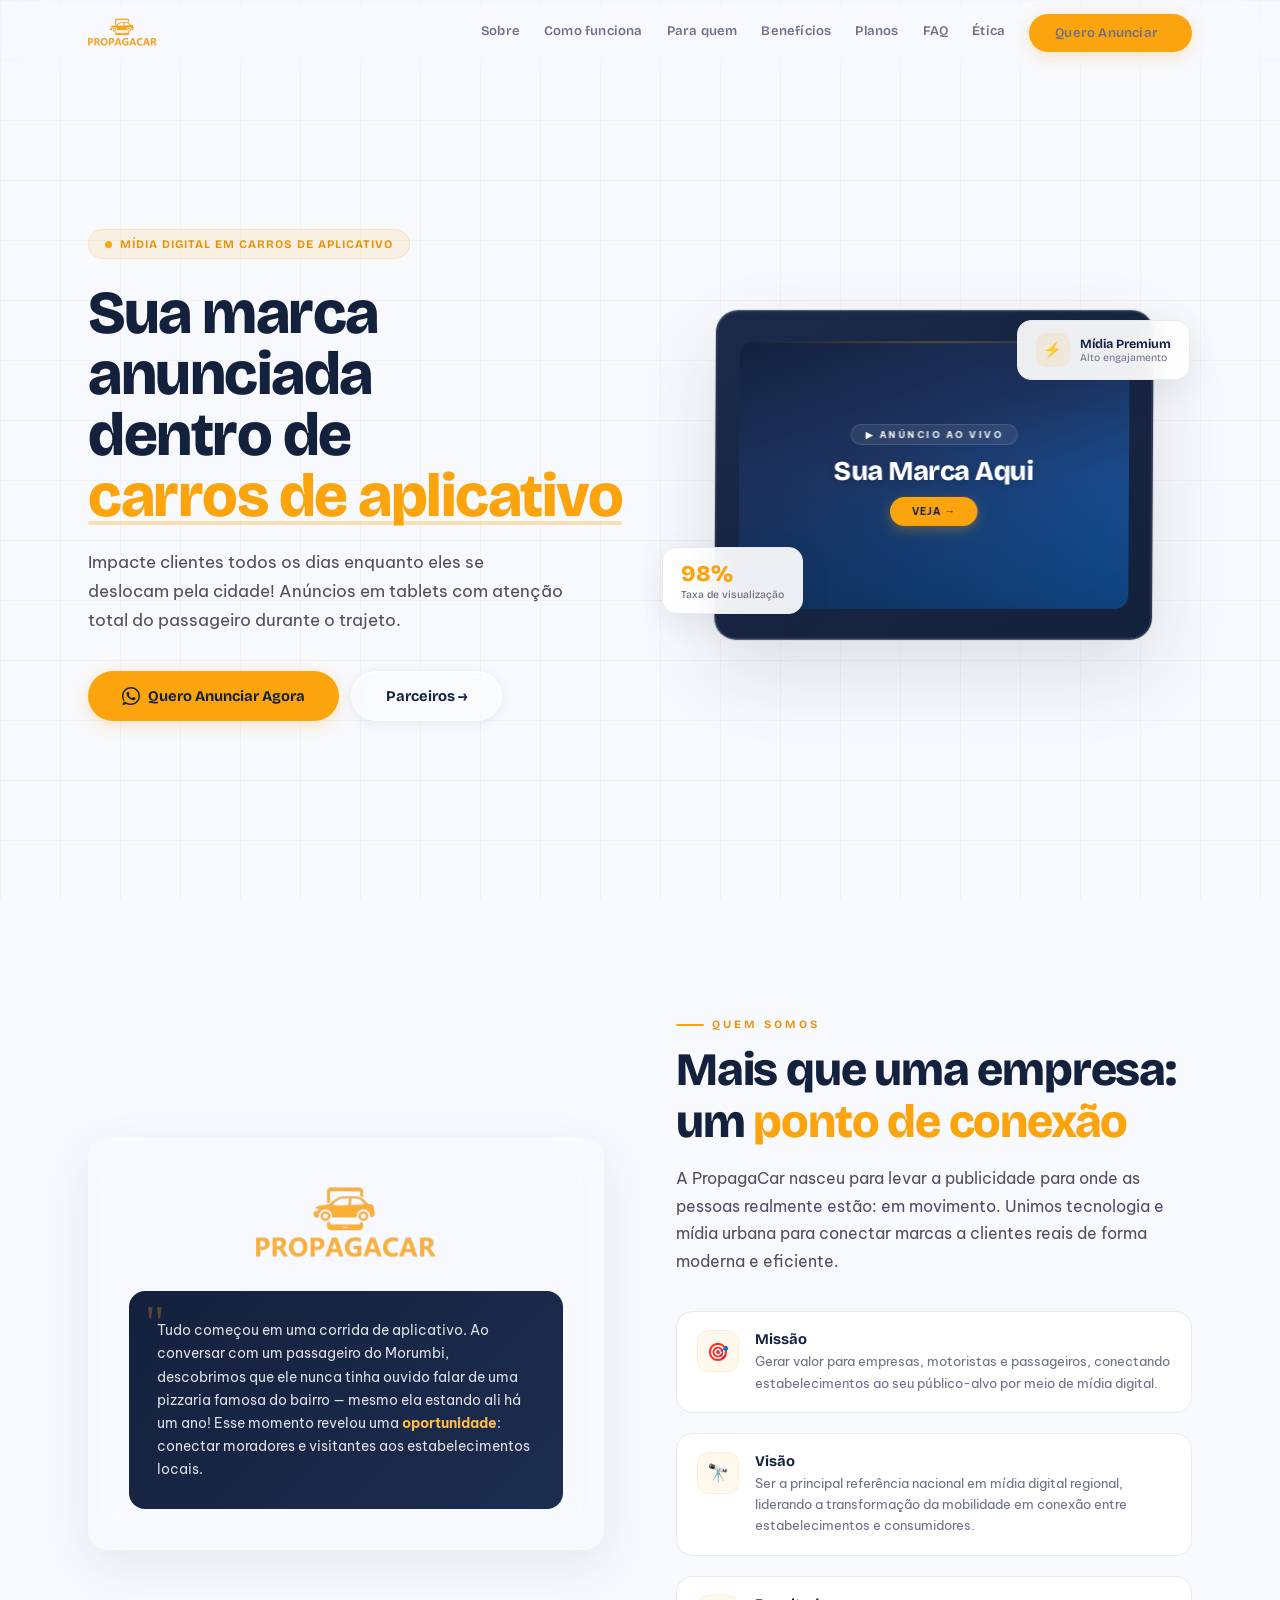
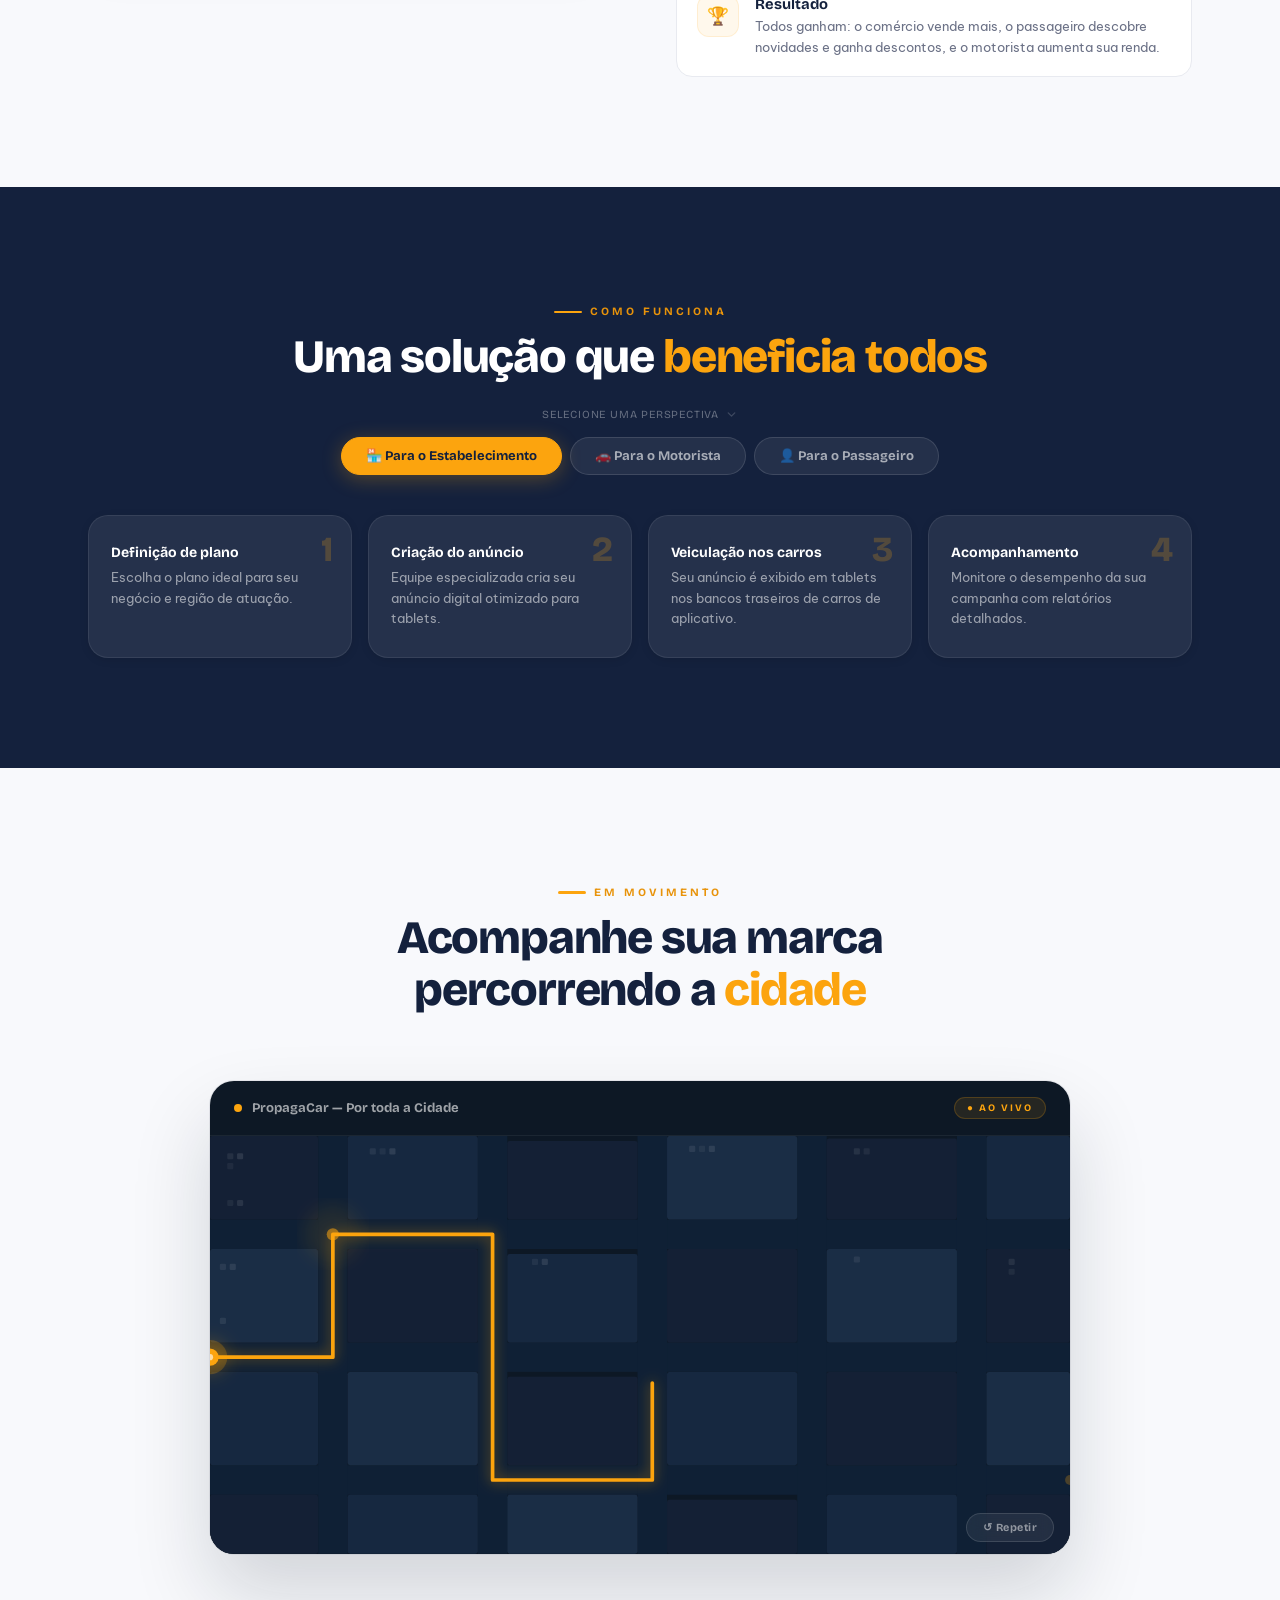
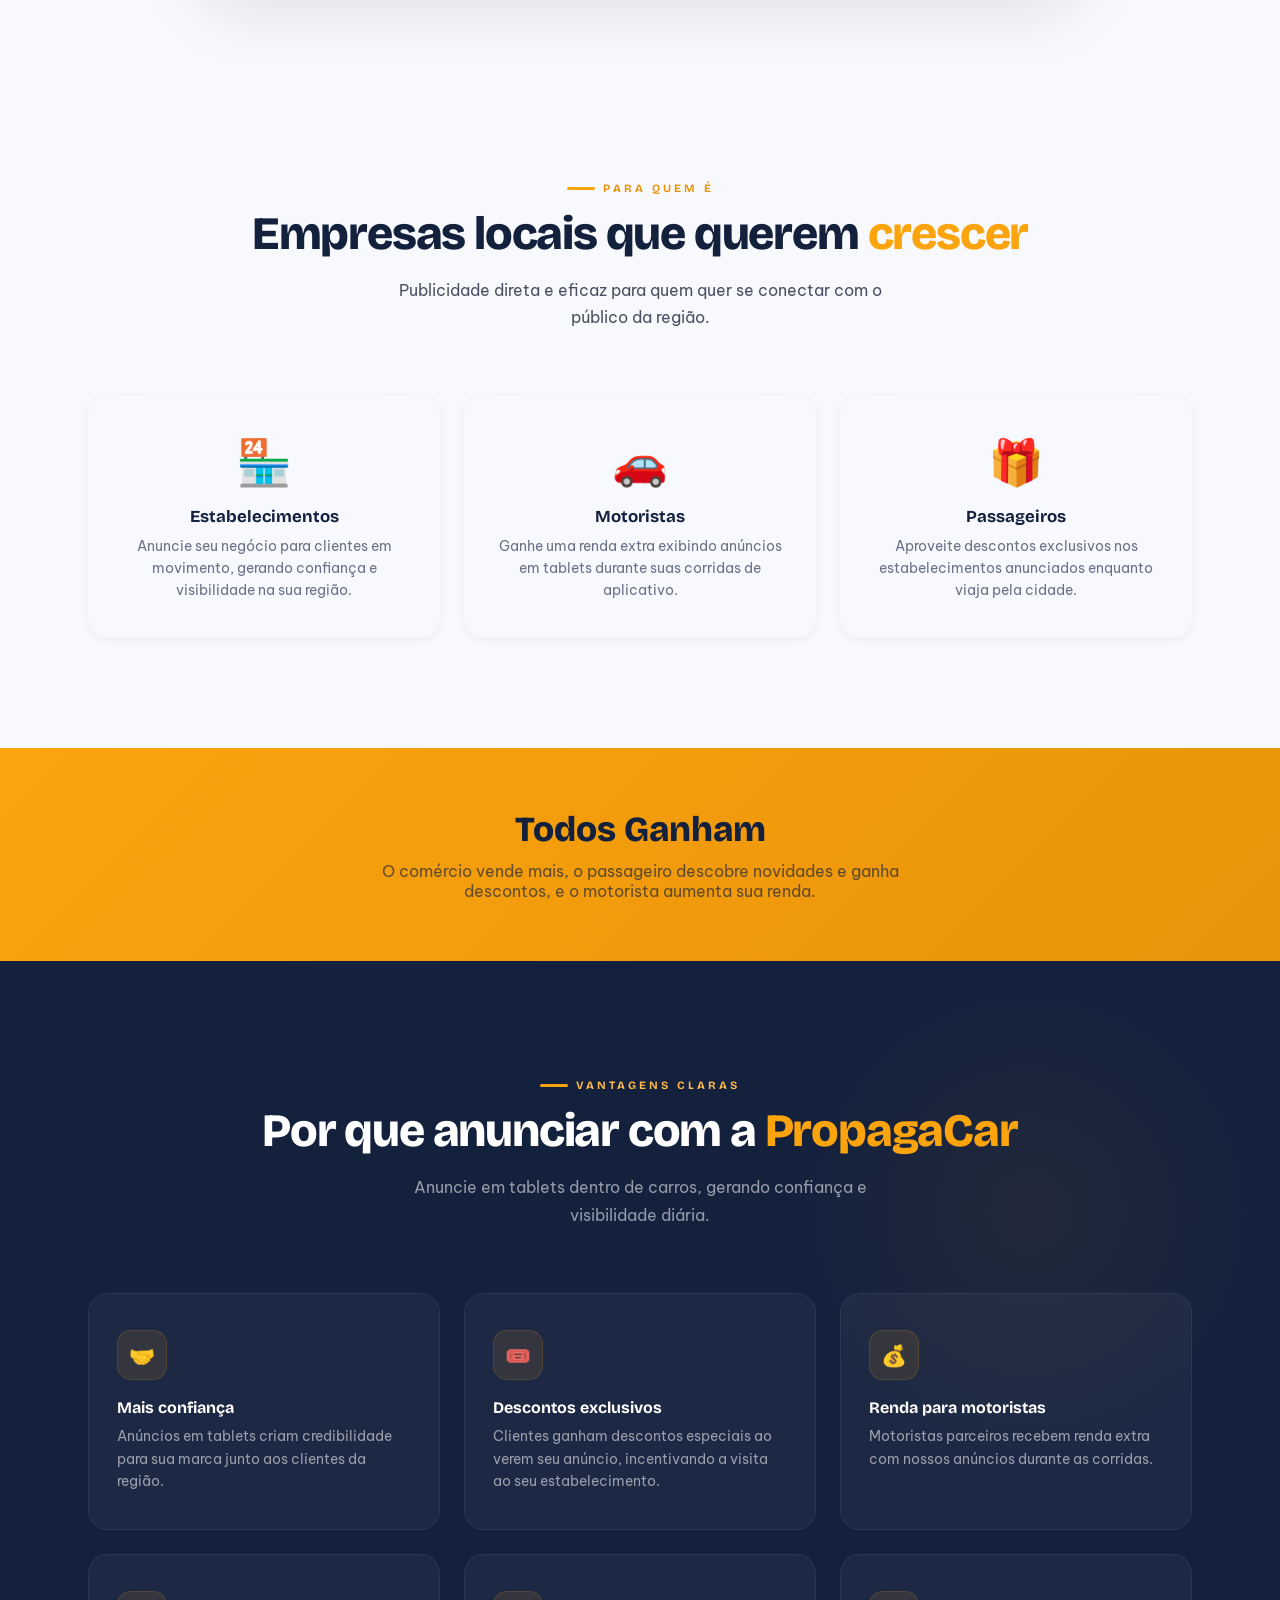
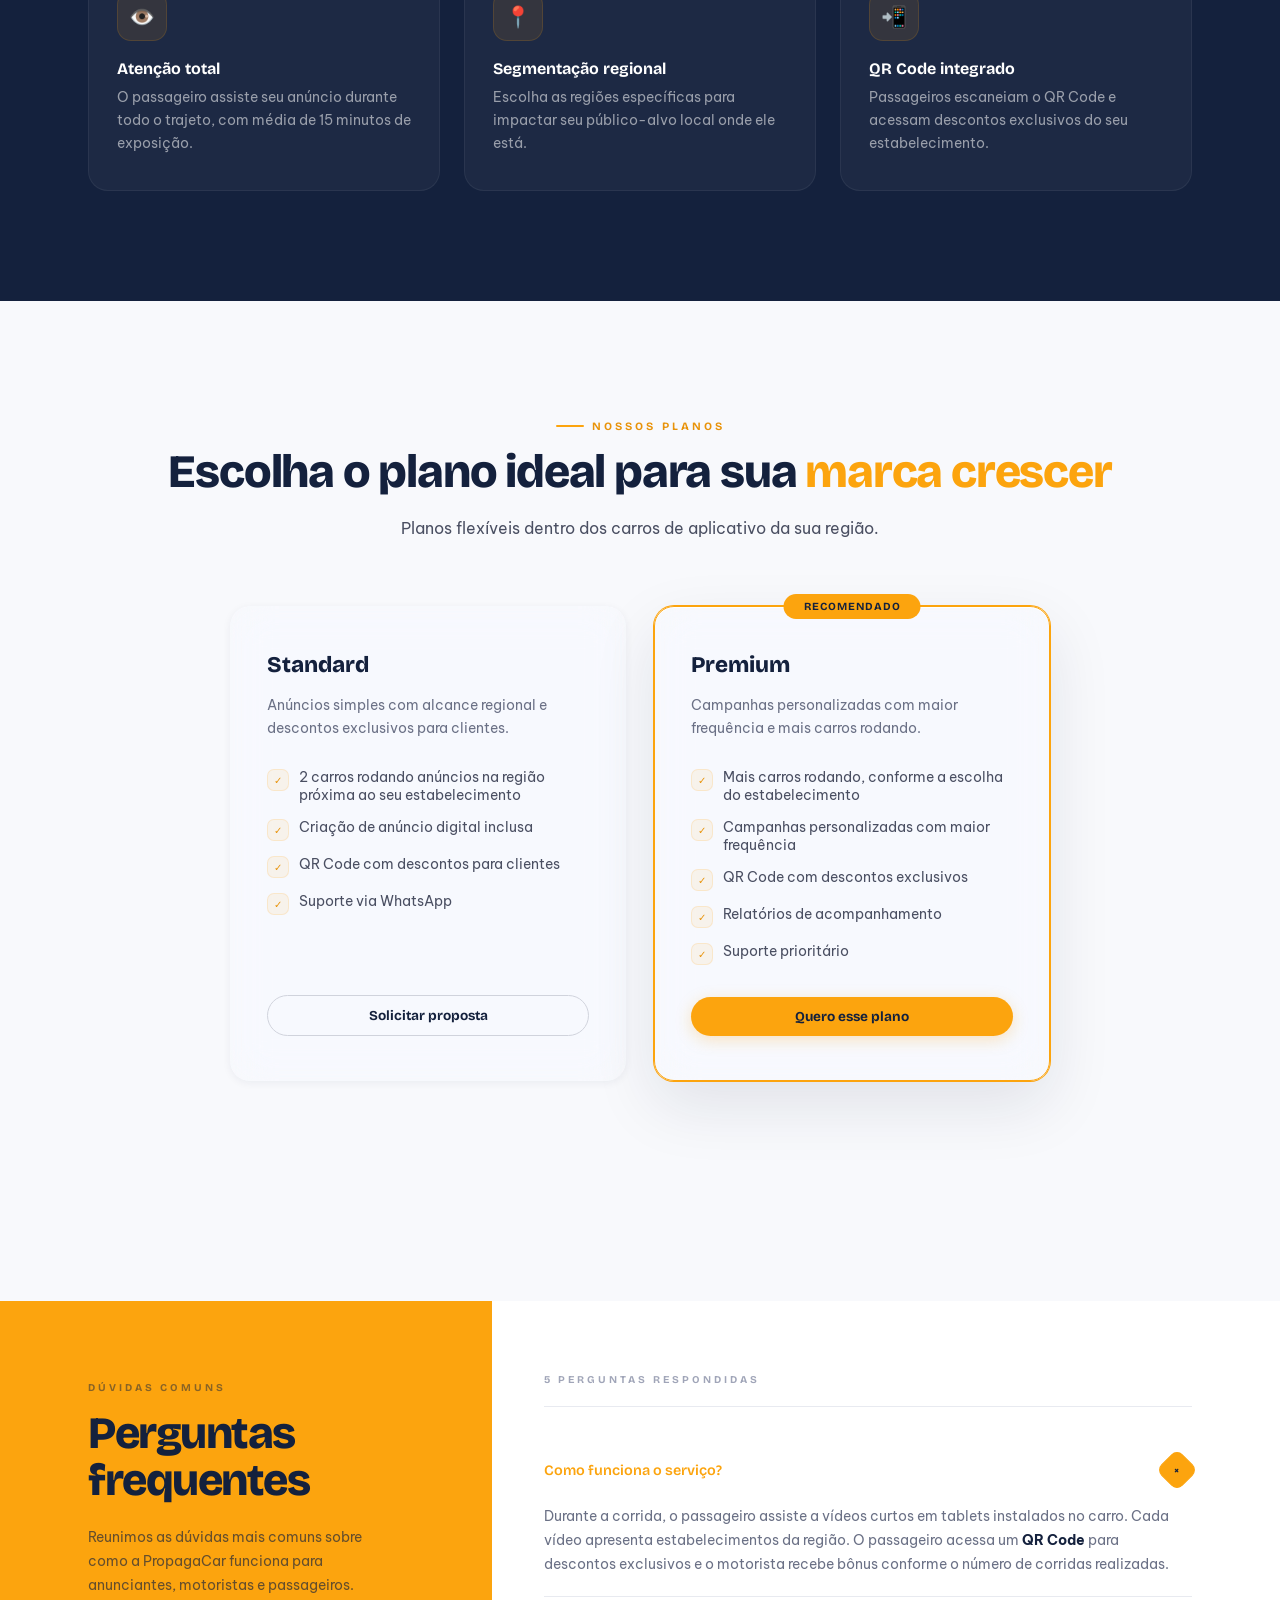
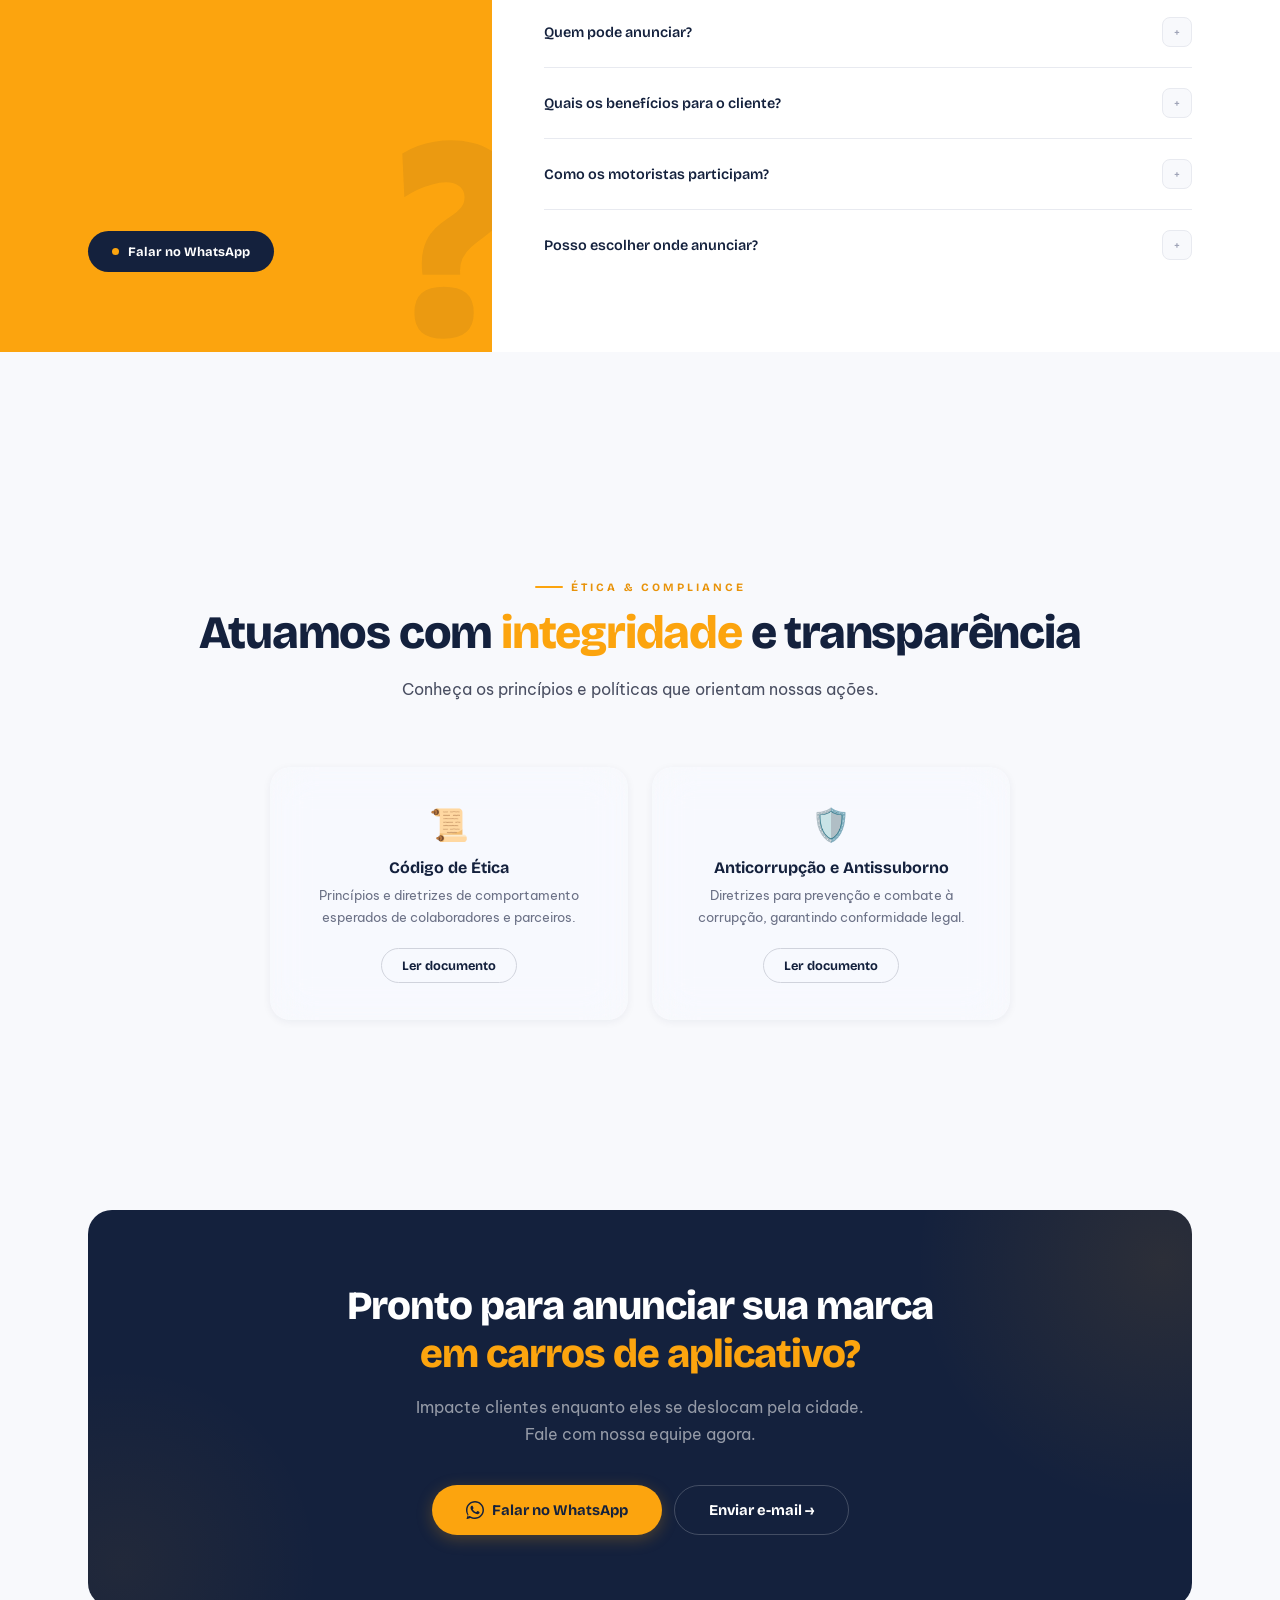
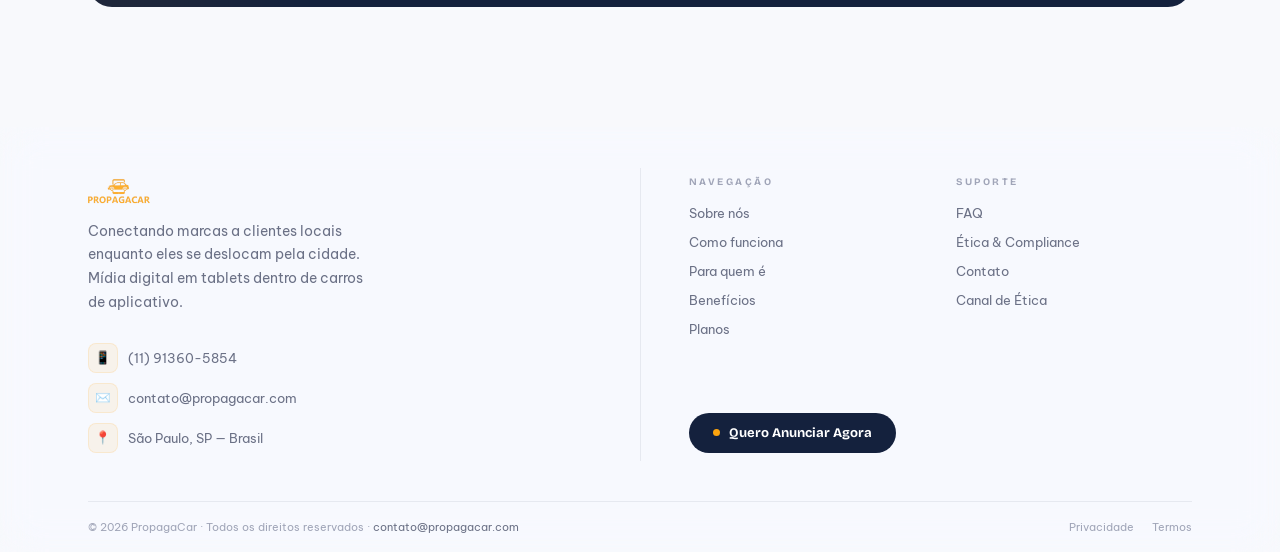
<file: index.html>
<!DOCTYPE html>
<html lang="pt-BR">
<head>
<meta charset="UTF-8">
<meta name="viewport" content="width=device-width, initial-scale=1.0">
<title>PropagaCar — Sua Marca em Movimento</title>
<meta name="description" content="Anuncie sua marca em tablets dentro de carros de aplicativo. Impacte clientes com atenção total durante o trajeto. Segmentação regional, QR Code com descontos e relatórios de acompanhamento.">
<meta name="robots" content="index, follow">
<meta property="og:type" content="website">
<meta property="og:title" content="PropagaCar — Sua Marca em Movimento">
<meta property="og:description" content="Anuncie sua marca em tablets dentro de carros de aplicativo. Segmentação regional e QR Code com descontos exclusivos.">
<meta property="og:image" content="assets/logoofc.png">
<meta name="twitter:card" content="summary_large_image">
<meta name="twitter:title" content="PropagaCar — Sua Marca em Movimento">
<meta name="twitter:description" content="Anuncie sua marca em tablets dentro de carros de aplicativo.">
<meta name="twitter:image" content="assets/logoofc.png">
<link rel="icon" href="assets/logoofc.png" type="image/png">
<link rel="preconnect" href="https://fonts.googleapis.com">
<link href="https://fonts.googleapis.com/css2?family=Bricolage+Grotesque:wght@400;500;600;700;800&family=Be+Vietnam+Pro:ital,wght@0,300;0,400;0,500;0,600;0,700;1,400&display=swap" rel="stylesheet">
<link rel="stylesheet" href="css/style.css">
</head>
<body>

<!-- LOADER -->
<div id="loader">
  <img src="assets/logoofc.png" alt="PropagaCar" class="loader-logo">
  <div class="loader-bar-wrap"><div class="loader-bar"></div></div>
  <div class="loader-text">Carregando...</div>
</div>

<!-- NAV -->
<nav id="navbar">
  <div class="container">
    <a href="#" class="nav-logo"><img src="assets/logoofc.png" alt="PropagaCar"></a>
    <div class="nav-links" id="navLinks">
      <a href="#sobre">Sobre</a>
      <a href="#como">Como funciona</a>
      <a href="#paraquem">Para quem</a>
      <a href="#beneficios">Benefícios</a>
      <a href="#planos">Planos</a>
      <a href="#faq">FAQ</a>
      <a href="#etica">Ética</a>
      <a href="https://wa.me/5511913605854" class="btn btn-orange" target="_blank" rel="noopener noreferrer">Quero Anunciar</a>
    </div>
  </div>
  <button class="hamburger" id="menuBtn" aria-label="Menu">
    <svg viewBox="0 0 24 24" fill="none" stroke="currentColor" stroke-width="2.5" stroke-linecap="round">
      <line x1="3" y1="6" x2="21" y2="6"/>
      <line x1="3" y1="12" x2="21" y2="12"/>
      <line x1="3" y1="18" x2="21" y2="18"/>
    </svg>
  </button>
</nav>

<!-- HERO -->
<section class="hero" id="hero">
  <div class="container">
    <div class="hero-text">
      <div class="hero-badge"><span class="badge-dot"></span> Mídia digital em carros de aplicativo</div>
      <h1>Sua marca anunciada<br>dentro de <span class="highlight">carros de aplicativo</span></h1>
      <p class="hero-desc">Impacte clientes todos os dias enquanto eles se deslocam pela cidade! Anúncios em tablets com atenção total do passageiro durante o trajeto.</p>
      <div class="hero-actions">
        <a href="https://wa.me/5511913605854" class="btn btn-orange btn-lg" target="_blank" rel="noopener noreferrer">
          <svg width="18" height="18" viewBox="0 0 24 24" fill="currentColor"><path d="M17.472 14.382c-.297-.149-1.758-.867-2.03-.967-.273-.099-.471-.148-.67.15-.197.297-.767.966-.94 1.164-.173.199-.347.223-.644.075-.297-.15-1.255-.463-2.39-1.475-.883-.788-1.48-1.761-1.653-2.059-.173-.297-.018-.458.13-.606.134-.133.298-.347.446-.52.149-.174.198-.298.298-.497.099-.198.05-.371-.025-.52-.075-.149-.669-1.612-.916-2.207-.242-.579-.487-.5-.669-.51l-.57-.01c-.198 0-.52.074-.792.372-.272.297-1.04 1.016-1.04 2.479 0 1.462 1.065 2.875 1.213 3.074.149.198 2.096 3.2 5.077 4.487.709.306 1.262.489 1.694.625.712.227 1.36.195 1.871.118.571-.085 1.758-.719 2.006-1.413.248-.694.248-1.289.173-1.413-.074-.124-.272-.198-.57-.347z"/><path d="M12 0C5.373 0 0 5.373 0 12c0 2.625.846 5.059 2.284 7.034L.789 23.492a.5.5 0 00.612.616l4.573-1.46A11.956 11.956 0 0012 24c6.627 0 12-5.373 12-12S18.627 0 12 0zm0 22c-2.319 0-4.5-.648-6.358-1.772l-.456-.272-2.715.867.882-2.658-.298-.473A9.958 9.958 0 012 12C2 6.486 6.486 2 12 2s10 4.486 10 10-4.486 10-10 10z"/></svg>
          Quero Anunciar Agora
        </a>
        <a href="parceiros/index.html" class="btn btn-glass btn-lg">Parceiros →</a>
      </div>
    </div>
    <div class="hero-visual" id="heroVisual">
      <div class="tablet-wrap">
        <div class="tablet-body" id="tabletTilt">
          <div class="tablet-screen">
            <div class="ts-badge">▶ ANÚNCIO AO VIVO</div>
            <div class="ts-brand">Sua Marca Aqui</div>
            <a href="parceiros/index.html" class="ts-cta">Veja →</a>
          </div>
        </div>
        <div class="fl fl-1"><div class="fl-val">98%</div><div class="fl-lbl">Taxa de visualização</div></div>
        <div class="fl fl-2"><div class="fl-icon">⚡</div><div><div class="fl-t">Mídia Premium</div><div class="fl-s">Alto engajamento</div></div></div>
      </div>
    </div>
  </div>
</section>

<!-- SOBRE -->
<section class="sobre" id="sobre">
  <div class="container">
    <div class="sobre-grid">
      <div class="sobre-visual reveal">
        <div class="sobre-frame">
          <img src="assets/logoofc.png" alt="PropagaCar" class="sobre-logo" loading="lazy">
          <div class="sobre-origin">
            Tudo começou em uma corrida de aplicativo. Ao conversar com um passageiro do Morumbi, descobrimos que ele nunca tinha ouvido falar de uma pizzaria famosa do bairro — mesmo ela estando ali há um ano! Esse momento revelou uma <strong>oportunidade</strong>: conectar moradores e visitantes aos estabelecimentos locais.
          </div>
        </div>
      </div>
      <div>
        <div class="reveal">
          <span class="section-label">Quem somos</span>
          <h2 class="section-title">Mais que uma empresa: um <span style="color:var(--orange)">ponto de conexão</span></h2>
          <p class="section-desc">A PropagaCar nasceu para levar a publicidade para onde as pessoas realmente estão: em movimento. Unimos tecnologia e mídia urbana para conectar marcas a clientes reais de forma moderna e eficiente.</p>
        </div>
        <div class="sobre-mission">
          <div class="sm-item reveal d1"><div class="sm-icon">🎯</div><div class="sm-text"><h4>Missão</h4><p>Gerar valor para empresas, motoristas e passageiros, conectando estabelecimentos ao seu público-alvo por meio de mídia digital.</p></div></div>
          <div class="sm-item reveal d2"><div class="sm-icon">🔭</div><div class="sm-text"><h4>Visão</h4><p>Ser a principal referência nacional em mídia digital regional, liderando a transformação da mobilidade em conexão entre estabelecimentos e consumidores.</p></div></div>
          <div class="sm-item reveal d3"><div class="sm-icon">🏆</div><div class="sm-text"><h4>Resultado</h4><p>Todos ganham: o comércio vende mais, o passageiro descobre novidades e ganha descontos, e o motorista aumenta sua renda.</p></div></div>
        </div>
      </div>
    </div>
  </div>
</section>

<!-- COMO FUNCIONA -->
<section class="como" id="como">
  <div class="container">
    <div class="section-header center reveal">
      <span class="section-label">Como funciona</span>
      <h2 class="section-title">Uma solução que <span style="color:var(--orange)">beneficia todos</span></h2>
    </div>
    <div class="tab-hint reveal">
      Selecione uma perspectiva
      <svg class="tab-hint-arrow" width="13" height="13" viewBox="0 0 24 24" fill="none" stroke="currentColor" stroke-width="2.5" stroke-linecap="round" stroke-linejoin="round"><polyline points="6 9 12 15 18 9"/></svg>
    </div>
    <div class="como-tabs reveal">
      <div class="como-tab active" data-tab="estab">🏪 Para o Estabelecimento</div>
      <div class="como-tab" data-tab="motor">🚗 Para o Motorista</div>
      <div class="como-tab" data-tab="pass">👤 Para o Passageiro</div>
    </div>
    <div class="como-content active" id="tab-estab">
      <div class="como-steps">
        <div class="como-step reveal d1"><h4>Definição de plano</h4><p>Escolha o plano ideal para seu negócio e região de atuação.</p></div>
        <div class="como-step reveal d2"><h4>Criação do anúncio</h4><p>Equipe especializada cria seu anúncio digital otimizado para tablets.</p></div>
        <div class="como-step reveal d3"><h4>Veiculação nos carros</h4><p>Seu anúncio é exibido em tablets nos bancos traseiros de carros de aplicativo.</p></div>
        <div class="como-step reveal d4"><h4>Acompanhamento</h4><p>Monitore o desempenho da sua campanha com relatórios detalhados.</p></div>
      </div>
    </div>
    <div class="como-content" id="tab-motor">
      <div class="como-steps">
        <div class="como-step reveal d1"><h4>Se cadastra</h4><p>Motorista se cadastra para rodar os anúncios durante as corridas.</p></div>
        <div class="como-step reveal d2"><h4>Roda os vídeos</h4><p>Aumenta a renda apenas rodando vídeos nas viagens.</p></div>
        <div class="como-step reveal d3"><h4>Valor fixo</h4><p>Recebe pagamento por valor fixo por período.</p></div>
        <div class="como-step reveal d4"><h4>Bonificação</h4><p>Recebe bonificação extra com metas atingidas.</p></div>
      </div>
    </div>
    <div class="como-content" id="tab-pass">
      <div class="como-steps">
        <div class="como-step reveal d1"><h4>Assiste aos vídeos</h4><p>Passageiro assiste aos vídeos durante sua viagem de forma natural.</p></div>
        <div class="como-step reveal d2"><h4>Leitura do QR Code</h4><p>Faz a leitura do QR Code exibido no tablet.</p></div>
        <div class="como-step reveal d3"><h4>Preenche formulário</h4><p>Preenche um formulário rápido com seus dados.</p></div>
        <div class="como-step reveal d4"><h4>Recebe desconto</h4><p>Ganha desconto exclusivo para usar no estabelecimento.</p></div>
      </div>
    </div>
  </div>
</section>

<!-- ROTA AO VIVO -->
<section class="rota" id="rota">
  <div class="container">
    <div class="section-header center reveal">
      <span class="section-label">Em movimento</span>
      <h2 class="section-title">Acompanhe sua marca<br>percorrendo a <span style="color:var(--orange)">cidade</span></h2>
    </div>
    <div class="rota-card reveal">
      <div class="rota-topbar">
        <div class="rota-brand">
          <div class="rota-brand-dot"></div>
          PropagaCar — Por toda a Cidade
        </div>
        <div class="rota-live">● Ao vivo</div>
      </div>
      <div class="rota-svg-wrap">
        <svg id="rt-map" viewBox="0 0 700 340" xmlns="http://www.w3.org/2000/svg">
          <defs>
            <filter id="rt-fCar" x="-120%" y="-120%" width="340%" height="340%">
              <feGaussianBlur stdDeviation="7" result="b"/>
              <feMerge><feMergeNode in="b"/><feMergeNode in="SourceGraphic"/></feMerge>
            </filter>
            <filter id="rt-fZone"><feGaussianBlur stdDeviation="6"/></filter>
            <filter id="rt-fDrop">
              <feDropShadow dx="0" dy="0" stdDeviation="5" flood-color="#FCA40E" flood-opacity=".55"/>
            </filter>
          </defs>
          <!-- Background -->
          <rect width="700" height="340" fill="#0d1825"/>
          <!-- Horizontal streets -->
          <rect x="0"   y="68"  width="700" height="24" fill="#0f2035"/>
          <rect x="0"   y="168" width="700" height="24" fill="#0f2035"/>
          <rect x="0"   y="268" width="700" height="24" fill="#0f2035"/>
          <!-- Vertical streets -->
          <rect x="88"  y="0" width="24" height="340" fill="#0f2035"/>
          <rect x="218" y="0" width="24" height="340" fill="#0f2035"/>
          <rect x="348" y="0" width="24" height="340" fill="#0f2035"/>
          <rect x="478" y="0" width="24" height="340" fill="#0f2035"/>
          <rect x="608" y="0" width="24" height="340" fill="#0f2035"/>
          <!-- Buildings Row A -->
          <rect x="0"   y="0" width="88"  height="68" fill="#142035" rx="2"/>
          <rect x="112" y="0" width="106" height="68" fill="#162840" rx="2"/>
          <rect x="242" y="4" width="106" height="64" fill="#142035" rx="2"/>
          <rect x="372" y="0" width="106" height="68" fill="#1a2d45" rx="2"/>
          <rect x="502" y="2" width="106" height="66" fill="#142035" rx="2"/>
          <rect x="632" y="0" width="68"  height="68" fill="#162840" rx="2"/>
          <!-- Buildings Row B -->
          <rect x="0"   y="92" width="88"  height="76" fill="#1a2d45" rx="2"/>
          <rect x="112" y="92" width="106" height="76" fill="#142035" rx="2"/>
          <rect x="242" y="96" width="106" height="72" fill="#162840" rx="2"/>
          <rect x="372" y="92" width="106" height="76" fill="#142035" rx="2"/>
          <rect x="502" y="92" width="106" height="76" fill="#1a2d45" rx="2"/>
          <rect x="632" y="92" width="68"  height="76" fill="#142035" rx="2"/>
          <!-- Buildings Row C -->
          <rect x="0"   y="192" width="88"  height="76" fill="#162840" rx="2"/>
          <rect x="112" y="192" width="106" height="76" fill="#1a2d45" rx="2"/>
          <rect x="242" y="196" width="106" height="72" fill="#142035" rx="2"/>
          <rect x="372" y="192" width="106" height="76" fill="#162840" rx="2"/>
          <rect x="502" y="192" width="106" height="76" fill="#142035" rx="2"/>
          <rect x="632" y="192" width="68"  height="76" fill="#1a2d45" rx="2"/>
          <!-- Buildings Row D -->
          <rect x="0"   y="292" width="88"  height="48" fill="#142035" rx="2"/>
          <rect x="112" y="292" width="106" height="48" fill="#162840" rx="2"/>
          <rect x="242" y="292" width="106" height="48" fill="#1a2d45" rx="2"/>
          <rect x="372" y="296" width="106" height="44" fill="#142035" rx="2"/>
          <rect x="502" y="292" width="106" height="48" fill="#162840" rx="2"/>
          <rect x="632" y="292" width="68"  height="48" fill="#142035" rx="2"/>
          <!-- Windows -->
          <rect x="14" y="14" width="5" height="5" fill="rgba(255,255,255,.07)" rx="1"/>
          <rect x="22" y="14" width="5" height="5" fill="rgba(255,255,255,.1)"  rx="1"/>
          <rect x="14" y="22" width="5" height="5" fill="rgba(255,255,255,.05)" rx="1"/>
          <rect x="14" y="52" width="5" height="5" fill="rgba(255,255,255,.06)" rx="1"/>
          <rect x="22" y="52" width="5" height="5" fill="rgba(255,255,255,.09)" rx="1"/>
          <rect x="130" y="10" width="5" height="5" fill="rgba(255,255,255,.07)" rx="1"/>
          <rect x="138" y="10" width="5" height="5" fill="rgba(255,255,255,.05)" rx="1"/>
          <rect x="146" y="10" width="5" height="5" fill="rgba(255,255,255,.1)"  rx="1"/>
          <rect x="390" y="8"  width="5" height="5" fill="rgba(255,255,255,.08)" rx="1"/>
          <rect x="398" y="8"  width="5" height="5" fill="rgba(255,255,255,.05)" rx="1"/>
          <rect x="406" y="8"  width="5" height="5" fill="rgba(255,255,255,.09)" rx="1"/>
          <rect x="524" y="10" width="5" height="5" fill="rgba(255,255,255,.08)" rx="1"/>
          <rect x="532" y="10" width="5" height="5" fill="rgba(255,255,255,.06)" rx="1"/>
          <rect x="8"   y="104" width="5" height="5" fill="rgba(255,255,255,.07)" rx="1"/>
          <rect x="16"  y="104" width="5" height="5" fill="rgba(255,255,255,.09)" rx="1"/>
          <rect x="8"   y="148" width="5" height="5" fill="rgba(255,255,255,.08)" rx="1"/>
          <rect x="262" y="100" width="5" height="5" fill="rgba(255,255,255,.06)" rx="1"/>
          <rect x="270" y="100" width="5" height="5" fill="rgba(255,255,255,.1)"  rx="1"/>
          <rect x="524" y="98"  width="5" height="5" fill="rgba(255,255,255,.07)" rx="1"/>
          <rect x="650" y="100" width="5" height="5" fill="rgba(255,255,255,.08)" rx="1"/>
          <rect x="650" y="108" width="5" height="5" fill="rgba(255,255,255,.06)" rx="1"/>
          <!-- Zone glow blobs -->
          <circle class="rt-pzone-glow" id="rt-g1" cx="100" cy="80"  r="24" fill="rgba(252,164,14,.08)" filter="url(#rt-fZone)"/>
          <circle class="rt-pzone-glow" id="rt-g2" cx="360" cy="280" r="24" fill="rgba(252,164,14,.08)" filter="url(#rt-fZone)"/>
          <circle class="rt-pzone-glow" id="rt-g3" cx="490" cy="80"  r="24" fill="rgba(252,164,14,.08)" filter="url(#rt-fZone)"/>
          <!-- Route -->
          <path id="rt-routePath"
            d="M 0,180 L 100,180 L 100,80 L 230,80 L 230,280 L 360,280 L 360,80 L 490,80 L 490,180 L 620,180 L 620,280 L 700,280"
            fill="none" stroke="#FCA40E" stroke-width="3"
            stroke-linecap="round" stroke-linejoin="round"
            filter="url(#rt-fDrop)"
            stroke-dasharray="1400" stroke-dashoffset="1400"/>
          <!-- Pulse zones -->
          <circle class="rt-pzone" id="rt-pz1" cx="100" cy="80"  r="5" fill="rgba(252,164,14,.55)"/>
          <circle class="rt-pzone" id="rt-pz2" cx="360" cy="280" r="5" fill="rgba(252,164,14,.55)"/>
          <circle class="rt-pzone" id="rt-pz3" cx="490" cy="80"  r="5" fill="rgba(252,164,14,.55)"/>
          <!-- Car -->
          <circle id="rt-carGlow" cx="0" cy="180" r="14" fill="rgba(252,164,14,.22)" filter="url(#rt-fCar)"/>
          <circle id="rt-car"     cx="0" cy="180" r="7"  fill="#FCA40E"/>
          <circle id="rt-carDot"  cx="0" cy="180" r="2.5" fill="rgba(255,255,255,.95)"/>
          <!-- Start / end markers -->
          <circle cx="0"   cy="180" r="4" fill="rgba(252,164,14,.35)"/>
          <circle cx="700" cy="280" r="4" fill="rgba(252,164,14,.25)"/>
        </svg>
        <!-- Ad popup -->
        <div id="rt-adCard">
          <div class="rt-ad-icon" id="rt-adIcon">🍕</div>
          <div>
            <div class="rt-ad-name" id="rt-adName">Pizzaria Morumbi</div>
            <div class="rt-ad-tag"  id="rt-adTag">20% OFF hoje</div>
          </div>
        </div>
        <button class="rota-replay" id="rt-replayBtn">↺ Repetir</button>
      </div>
    </div>
  </div>
</section>

<!-- PARA QUEM -->
<section class="paraquem" id="paraquem">
  <div class="container">
    <div class="section-header center reveal">
      <span class="section-label">Para quem é</span>
      <h2 class="section-title">Empresas locais que querem <span style="color:var(--orange)">crescer</span></h2>
      <p class="section-desc">Publicidade direta e eficaz para quem quer se conectar com o público da região.</p>
    </div>
    <div class="pq-grid">
      <div class="pq-card reveal d1"><span class="pq-emoji">🏪</span><h3>Estabelecimentos</h3><p>Anuncie seu negócio para clientes em movimento, gerando confiança e visibilidade na sua região.</p></div>
      <div class="pq-card reveal d2"><span class="pq-emoji">🚗</span><h3>Motoristas</h3><p>Ganhe uma renda extra exibindo anúncios em tablets durante suas corridas de aplicativo.</p></div>
      <div class="pq-card reveal d3"><span class="pq-emoji">🎁</span><h3>Passageiros</h3><p>Aproveite descontos exclusivos nos estabelecimentos anunciados enquanto viaja pela cidade.</p></div>
    </div>
  </div>
</section>

<!-- RESULTADO -->
<section class="resultado reveal">
  <div class="container">
    <h2>Todos Ganham</h2>
    <p>O comércio vende mais, o passageiro descobre novidades e ganha descontos, e o motorista aumenta sua renda.</p>
  </div>
</section>

<!-- BENEFICIOS -->
<section class="beneficios" id="beneficios">
  <div class="container">
    <div class="section-header center reveal">
      <span class="section-label">Vantagens claras</span>
      <h2 class="section-title">Por que anunciar com a <span style="color:var(--orange)">PropagaCar</span></h2>
      <p class="section-desc">Anuncie em tablets dentro de carros, gerando confiança e visibilidade diária.</p>
    </div>
    <div class="ben-grid">
      <div class="ben-card reveal d1"><div class="ben-icon">🤝</div><h3>Mais confiança</h3><p>Anúncios em tablets criam credibilidade para sua marca junto aos clientes da região.</p></div>
      <div class="ben-card reveal d2"><div class="ben-icon">🎟️</div><h3>Descontos exclusivos</h3><p>Clientes ganham descontos especiais ao verem seu anúncio, incentivando a visita ao seu estabelecimento.</p></div>
      <div class="ben-card reveal d3"><div class="ben-icon">💰</div><h3>Renda para motoristas</h3><p>Motoristas parceiros recebem renda extra com nossos anúncios durante as corridas.</p></div>
      <div class="ben-card reveal d1"><div class="ben-icon">👁️</div><h3>Atenção total</h3><p>O passageiro assiste seu anúncio durante todo o trajeto, com média de 15 minutos de exposição.</p></div>
      <div class="ben-card reveal d2"><div class="ben-icon">📍</div><h3>Segmentação regional</h3><p>Escolha as regiões específicas para impactar seu público-alvo local onde ele está.</p></div>
      <div class="ben-card reveal d3"><div class="ben-icon">📲</div><h3>QR Code integrado</h3><p>Passageiros escaneiam o QR Code e acessam descontos exclusivos do seu estabelecimento.</p></div>
    </div>
  </div>
</section>

<!-- PLANOS -->
<section class="planos" id="planos">
  <div class="container">
    <div class="section-header center reveal">
      <span class="section-label">Nossos planos</span>
      <h2 class="section-title">Escolha o plano ideal para sua <span style="color:var(--orange)">marca crescer</span></h2>
      <p class="section-desc">Planos flexíveis dentro dos carros de aplicativo da sua região.</p>
    </div>
    <div class="planos-grid">
      <div class="plano reveal d1">
        <div class="plano-name">Standard</div>
        <div class="plano-desc">Anúncios simples com alcance regional e descontos exclusivos para clientes.</div>
        <div class="plano-feats">
          <div class="pf"><span class="ck">✓</span>2 carros rodando anúncios na região próxima ao seu estabelecimento</div>
          <div class="pf"><span class="ck">✓</span>Criação de anúncio digital inclusa</div>
          <div class="pf"><span class="ck">✓</span>QR Code com descontos para clientes</div>
          <div class="pf"><span class="ck">✓</span>Suporte via WhatsApp</div>
        </div>
        <a href="https://wa.me/5511913605854" class="btn btn-outline" target="_blank" rel="noopener noreferrer">Solicitar proposta</a>
      </div>
      <div class="plano featured reveal d2">
        <div class="plano-tag">Recomendado</div>
        <div class="plano-name">Premium</div>
        <div class="plano-desc">Campanhas personalizadas com maior frequência e mais carros rodando.</div>
        <div class="plano-feats">
          <div class="pf"><span class="ck">✓</span>Mais carros rodando, conforme a escolha do estabelecimento</div>
          <div class="pf"><span class="ck">✓</span>Campanhas personalizadas com maior frequência</div>
          <div class="pf"><span class="ck">✓</span>QR Code com descontos exclusivos</div>
          <div class="pf"><span class="ck">✓</span>Relatórios de acompanhamento</div>
          <div class="pf"><span class="ck">✓</span>Suporte prioritário</div>
        </div>
        <a href="https://wa.me/5511913605854" class="btn btn-orange" target="_blank" rel="noopener noreferrer">Quero esse plano</a>
      </div>
    </div>
  </div>
</section>

<!-- FAQ -->
<section class="faq" id="faq">
  <div class="faq-section reveal">

    <!-- Esquerda -->
    <div class="faq-left">
      <div class="faq-left-inner">
        <div>
          <div class="faq-left-label">Dúvidas comuns</div>
          <h2>Perguntas<br>frequentes</h2>
          <p>Reunimos as dúvidas mais comuns sobre como a PropagaCar funciona para anunciantes, motoristas e passageiros.</p>
        </div>
        <a href="https://wa.me/5511913605854" class="faq-left-cta" target="_blank">
          <span class="faq-wpp-dot"></span>
          Falar no WhatsApp
        </a>
      </div>
    </div>

    <!-- Direita -->
    <div class="faq-right">
      <div class="faq-right-inner">
        <div class="faq-right-header">5 perguntas respondidas</div>

        <div class="faq-item open">
          <div class="faq-q" onclick="toggleFaq(this)">Como funciona o serviço?<span class="faq-icon">+</span></div>
          <div class="faq-a"><div class="faq-a-inner">Durante a corrida, o passageiro assiste a vídeos curtos em tablets instalados no carro. Cada vídeo apresenta estabelecimentos da região. O passageiro acessa um <strong>QR Code</strong> para descontos exclusivos e o motorista recebe bônus conforme o número de corridas realizadas.</div></div>
        </div>

        <div class="faq-item">
          <div class="faq-q" onclick="toggleFaq(this)">Quem pode anunciar?<span class="faq-icon">+</span></div>
          <div class="faq-a"><div class="faq-a-inner">Estabelecimentos regionais que querem aumentar a confiança e visibilidade local. <strong>Restaurantes, clínicas, salões, lojas</strong> e qualquer negócio com público local podem anunciar conosco.</div></div>
        </div>

        <div class="faq-item">
          <div class="faq-q" onclick="toggleFaq(this)">Quais os benefícios para o cliente?<span class="faq-icon">+</span></div>
          <div class="faq-a"><div class="faq-a-inner">Clientes ganham <strong>descontos exclusivos</strong> nos estabelecimentos anunciados, tornando a experiência mais vantajosa. Basta escanear o QR Code exibido no tablet durante a viagem.</div></div>
        </div>

        <div class="faq-item">
          <div class="faq-q" onclick="toggleFaq(this)">Como os motoristas participam?<span class="faq-icon">+</span></div>
          <div class="faq-a"><div class="faq-a-inner">Motoristas recebem uma <strong>renda extra</strong> exibindo os anúncios durante as corridas. Basta se cadastrar, receber o tablet e rodar normalmente. O pagamento é feito por valor fixo mais bonificações por metas.</div></div>
        </div>

        <div class="faq-item">
          <div class="faq-q" onclick="toggleFaq(this)">Posso escolher onde anunciar?<span class="faq-icon">+</span></div>
          <div class="faq-a"><div class="faq-a-inner">Sim, você pode selecionar <strong>regiões específicas</strong> para impactar seu público-alvo local. Os carros parceiros rodam na região próxima ao seu estabelecimento.</div></div>
        </div>

      </div>
    </div>
  </div>
</section>

<!-- ETICA -->
<section class="etica" id="etica">
  <div class="container">
    <div class="section-header center reveal">
      <span class="section-label">Ética & Compliance</span>
      <h2 class="section-title">Atuamos com <span style="color:var(--orange)">integridade</span> e transparência</h2>
      <p class="section-desc">Conheça os princípios e políticas que orientam nossas ações.</p>
    </div>
    <div class="etica-grid">
      <div class="etica-card reveal d1">
        <span class="etica-icon">📜</span>
        <h3>Código de Ética</h3>
        <p>Princípios e diretrizes de comportamento esperados de colaboradores e parceiros.</p>
        <button class="btn btn-outline" onclick="openModal('modal-etica')">Ler documento</button>
      </div>
      <div class="etica-card reveal d2">
        <span class="etica-icon">🛡️</span>
        <h3>Anticorrupção e Antissuborno</h3>
        <p>Diretrizes para prevenção e combate à corrupção, garantindo conformidade legal.</p>
        <button class="btn btn-outline" onclick="openModal('modal-anti')">Ler documento</button>
      </div>
    </div>
  </div>
</section>

<!-- MODAL: CÓDIGO DE ÉTICA -->
<div class="modal-overlay" id="modal-etica">
  <div class="modal-box">
    <div class="modal-header">
      <h2>📜 Código de Conduta e Ética</h2>
      <button class="modal-close" onclick="closeModal('modal-etica')">✕</button>
    </div>
    <div class="modal-body">
      <h3>1. Introdução e Cultura</h3>
      <p>A PropagaCar é uma startup brasileira que conecta o comércio local, motoristas de aplicativo e passageiros por meio de tecnologia e mídia digital (DOOH). Operamos em um ecossistema dinâmico e acreditamos que o crescimento sustentável só é possível se estiver alicerçado em uma cultura de integridade, transparência e respeito.</p>
      <p>Este Código de Ética estabelece as diretrizes que norteiam nossas decisões e comportamentos, garantindo a confiança de todos que interagem com a nossa plataforma.</p>
      <h4>Missão, Visão e Valores</h4>
      <ul>
        <li><strong>Missão:</strong> Gerar valor para empresas, motoristas e passageiros, fortalecendo vínculos locais por meio de uma rede de mídia digital inovadora.</li>
        <li><strong>Visão:</strong> Ser a principal referência nacional em mídia digital regional, transformando a mobilidade em um canal de conexão estratégica entre marcas e consumidores.</li>
        <li><strong>Valores:</strong> Ética inegociável, transparência, inovação constante, diversidade, responsabilidade social e rigoroso compromisso com a legalidade.</li>
      </ul>
      <h3>2. Abrangência e Compromisso</h3>
      <p>Este Código aplica-se obrigatoriamente a todos os públicos do ecossistema PropagaCar:</p>
      <ul>
        <li><strong>Estabelecimentos anunciantes:</strong> parceiros que utilizam a rede para veiculação de mídia.</li>
        <li><strong>Motoristas parceiros:</strong> condutores que operam a tecnologia nos veículos.</li>
        <li><strong>Passageiros:</strong> usuários finais que interagem com os conteúdos.</li>
        <li><strong>Colaboradores e Fornecedores:</strong> todos que atuam direta ou indiretamente em nome da empresa.</li>
      </ul>
      <p>O aceite dos termos de uso da plataforma pressupõe o conhecimento e o compromisso integral com estas diretrizes.</p>
      <h3>3. Diretrizes Gerais de Conduta</h3>
      <h4>3.1. Integridade e Transparência</h4>
      <p>Todas as informações trocadas na plataforma devem ser verídicas e completas. A comunicação de ofertas e métricas de anúncios deve ser transparente, vedando-se qualquer omissão de dados que possa induzir o parceiro ou consumidor ao erro.</p>
      <h4>3.2. Respeito, Diversidade e Inclusão</h4>
      <p>Não toleramos qualquer forma de discriminação, assédio ou preconceito (raça, gênero, orientação sexual, religião, idade, deficiência ou condição social). Valorizamos a diversidade como motor de inovação e exigimos que todas as interações no ambiente da PropagaCar sejam pautadas pela cortesia.</p>
      <h4>3.3. Conformidade Legal e Regulatória</h4>
      <p>Comprometemo-nos com o cumprimento rigoroso da legislação brasileira, com destaque para:</p>
      <ul>
        <li><strong>LGPD:</strong> Proteção absoluta dos dados pessoais.</li>
        <li><strong>Código de Defesa do Consumidor:</strong> Garantia de publicidade honesta.</li>
        <li><strong>Normas do CONAR:</strong> Autorregulamentação publicitária ética.</li>
        <li><strong>Legislação de Trânsito:</strong> Segurança como prioridade máxima.</li>
      </ul>
      <h3>4. Diretrizes Específicas por Público</h3>
      <h4>4.1. Para os Anunciantes</h4>
      <ul>
        <li>O conteúdo publicitário deve ser lícito e adequado ao público geral.</li>
        <li>É proibida a veiculação de conteúdos que promovam violência, atividades ilícitas, fake news ou produtos sem regulamentação legal.</li>
        <li>Devem ser respeitados todos os direitos de propriedade intelectual de terceiros.</li>
      </ul>
      <h4>4.2. Para os Motoristas Parceiros</h4>
      <ul>
        <li>Zelar pela integridade física dos tablets e equipamentos fornecidos.</li>
        <li>Manter postura profissional e ética, evitando a exposição de opiniões pessoais que possam gerar desconforto ao passageiro.</li>
        <li>Respeitar estritamente a privacidade dos passageiros, sendo vedado o compartilhamento de informações sobre rotas ou perfis de usuários.</li>
      </ul>
      <h4>4.3. Para os Passageiros</h4>
      <ul>
        <li>Interagir com os equipamentos de forma respeitosa, preservando o patrimônio físico e digital.</li>
        <li>Comunicar à PropagaCar qualquer conteúdo que considere inadequado por meio dos canais oficiais.</li>
      </ul>
      <h3>5. Proteção de Dados e Privacidade</h3>
      <p>A PropagaCar adota medidas técnicas e administrativas para garantir que a coleta e o tratamento de dados pessoais ocorram apenas para as finalidades autorizadas.</p>
      <ul>
        <li><strong>Transparência:</strong> o titular tem direito de acesso e correção de seus dados.</li>
        <li><strong>Segurança:</strong> implementamos protocolos contra acessos não autorizados ou incidentes de segurança.</li>
      </ul>
      <h3>6. Prevenção a Conflitos de Interesse e Corrupção</h3>
      <ul>
        <li><strong>Conflitos:</strong> decisões comerciais devem ser baseadas em critérios técnicos e éticos, nunca em interesses pessoais.</li>
        <li><strong>Brindes e Hospitalidade:</strong> é vedada a oferta ou aceitação de vantagens que visem influenciar decisões comerciais de forma indevida. Pequenos brindes institucionais são permitidos, desde que dentro dos limites da razoabilidade e da política interna.</li>
      </ul>
      <h3>7. Canal de Ética e Denúncias</h3>
      <p>A PropagaCar disponibiliza um canal seguro e confidencial para o relato de qualquer violação a este Código.</p>
      <ul>
        <li><strong>Não Retaliação:</strong> Garantimos proteção total ao denunciante de boa-fé.</li>
        <li><strong>Sigilo:</strong> As apurações são conduzidas com imparcialidade e sigilo absoluto.</li>
        <li><strong>Contato:</strong> <a href="mailto:eticaedenuncia@propagacar.com">eticaedenuncia@propagacar.com</a></li>
      </ul>
      <h3>8. Consequências e Atualizações</h3>
      <p>O descumprimento destas normas poderá resultar em advertências, rescisões contratuais e exclusão definitiva da plataforma, sem prejuízo de medidas judiciais cabíveis. Este documento é revisado periodicamente e sua versão mais atualizada estará sempre disponível em nosso site oficial.</p>
    </div>
    <div class="modal-footer">
      <a href="mailto:eticaedenuncia@propagacar.com" class="btn btn-outline" style="font-size:.78rem">Denuncie</a>
      <button class="btn btn-navy" onclick="closeModal('modal-etica')" style="font-size:.78rem">Fechar</button>
    </div>
  </div>
</div>

<!-- MODAL: ANTICORRUPÇÃO -->
<div class="modal-overlay" id="modal-anti">
  <div class="modal-box">
    <div class="modal-header">
      <h2>🛡️ Política Anticorrupção e Antissuborno</h2>
      <button class="modal-close" onclick="closeModal('modal-anti')">✕</button>
    </div>
    <div class="modal-body">
      <h3>1. Objetivo e Abrangência</h3>
      <p>A presente Política estabelece as diretrizes para prevenir, detectar e combater atos de corrupção, suborno e fraudes em todas as operações da PropagaCar.</p>
      <p>Esta norma aplica-se obrigatoriamente a:</p>
      <ul>
        <li>Colaboradores e administradores;</li>
        <li>Motoristas parceiros;</li>
        <li>Estabelecimentos anunciantes;</li>
        <li>Fornecedores e prestadores de serviço que atuem em nome ou benefício da empresa.</li>
      </ul>
      <h3>2. Princípios Fundamentais</h3>
      <ul>
        <li><strong>Tolerância Zero:</strong> Não admitimos qualquer forma de corrupção, suborno, lavagem de dinheiro ou obtenção de vantagem indevida, seja em relações com órgãos públicos ou entre entes privados.</li>
        <li><strong>Conformidade Legal:</strong> Atuamos em estrita observância à Lei nº 12.846/2013 (Lei Anticorrupção), à LGPD (Lei nº 13.709/2018) e ao Código de Defesa do Consumidor.</li>
        <li><strong>Responsabilidade Objetiva:</strong> A PropagaCar reconhece que pode ser responsabilizada por atos ilícitos praticados por terceiros em seu benefício, por isso exige o compromisso ético de todos os seus parceiros.</li>
      </ul>
      <h3>3. Definições Essenciais</h3>
      <ul>
        <li><strong>Corrupção:</strong> Abuso de poder ou posição para obter vantagem indevida para si ou para terceiros.</li>
        <li><strong>Suborno:</strong> Oferta, promessa ou pagamento de qualquer valor ou benefício para influenciar decisões.</li>
        <li><strong>Vantagem Indevida:</strong> Qualquer benefício (dinheiro, presentes, hospitalidade, contratos ou informações privilegiadas) que não possua base legal ou legítima.</li>
        <li><strong>Agente Público:</strong> Qualquer pessoa que exerça cargo, emprego ou função pública, mesmo que temporariamente ou sem remuneração.</li>
      </ul>
      <h3>4. Diretrizes de Conduta</h3>
      <h4>4.1. Proibição de Pagamentos e Favores</h4>
      <p>É terminantemente proibido prometer, oferecer ou dar, direta ou indiretamente, qualquer vantagem indevida a agentes públicos ou parceiros privados. Isso inclui "pagamentos de facilitação" (pequenas quantias para acelerar processos burocráticos rotineiros).</p>
      <h4>4.2. Brindes, Presentes e Hospitalidade</h4>
      <p>A troca de brindes só é permitida se:</p>
      <ul>
        <li>Tiver caráter estritamente institucional (logotipo da empresa);</li>
        <li>Tiver valor módico/baixo;</li>
        <li>Não houver expectativa de reciprocidade ou influência em decisões.</li>
      </ul>
      <p>É proibido, em qualquer circunstância, o oferecimento ou aceitação de presentes em dinheiro ou equivalentes (vales-presente).</p>
      <h4>4.3. Relacionamento com o Setor Público</h4>
      <p>Toda interação com o Poder Público deve ser transparente, formalizada e documentada. É vedada qualquer tentativa de fraudar licitações, manipular contratos administrativos ou dificultar atividades de fiscalização.</p>
      <h4>4.4. Diligência com Parceiros (Due Diligence)</h4>
      <p>A PropagaCar realiza avaliações prévias de seus fornecedores, motoristas e anunciantes. Não contratamos parceiros com histórico comprovado de corrupção ou práticas ilícitas. Nossos contratos contêm cláusulas resolutivas que permitem a rescisão imediata em caso de violação ética.</p>
      <h3>5. Monitoramento e Transparência</h3>
      <h4>5.1. Canal de Denúncias</h4>
      <p>Mantemos um canal seguro para o relato de suspeitas de irregularidades.</p>
      <ul>
        <li><strong>Confidencialidade:</strong> Garantimos o sigilo absoluto da identidade do denunciante.</li>
        <li><strong>Não Retaliação:</strong> Protegemos quem denuncia de boa-fé contra qualquer forma de punição ou represália.</li>
        <li><strong>Acesso:</strong> <a href="mailto:eticaedenuncia@propagacar.com">eticaedenuncia@propagacar.com</a></li>
      </ul>
      <h4>5.2. Auditoria e Sanções</h4>
      <p>Realizamos monitoramento contínuo de nossas transações. Violações a esta Política sujeitam o infrator a:</p>
      <ul>
        <li>Advertências e multas;</li>
        <li>Rescisão contratual imediata;</li>
        <li>Banimento da plataforma PropagaCar;</li>
        <li>Comunicação às autoridades competentes (Polícia Civil, Ministério Público, etc.).</li>
      </ul>
      <h3>6. Disposições Finais</h3>
      <p>Esta Política é revisada anualmente para garantir sua eficácia frente a novos riscos de mercado. O compromisso com a integridade é o que viabiliza a expansão da PropagaCar e a segurança de nossos investidores e parceiros.</p>
    </div>
    <div class="modal-footer">
      <a href="mailto:eticaedenuncia@propagacar.com" class="btn btn-outline" style="font-size:.78rem">Denuncie</a>
      <button class="btn btn-navy" onclick="closeModal('modal-anti')" style="font-size:.78rem">Fechar</button>
    </div>
  </div>
</div>

<!-- CTA -->
<section class="cta-section">
  <div class="container">
    <div class="cta-box reveal">
      <h2>Pronto para anunciar sua marca<br><span class="highlight">em carros de aplicativo?</span></h2>
      <p>Impacte clientes enquanto eles se deslocam pela cidade. Fale com nossa equipe agora.</p>
      <div class="cta-actions">
        <a href="https://wa.me/5511913605854" class="btn btn-orange btn-lg" target="_blank" rel="noopener noreferrer">
          <svg width="18" height="18" viewBox="0 0 24 24" fill="currentColor"><path d="M17.472 14.382c-.297-.149-1.758-.867-2.03-.967-.273-.099-.471-.148-.67.15-.197.297-.767.966-.94 1.164-.173.199-.347.223-.644.075-.297-.15-1.255-.463-2.39-1.475-.883-.788-1.48-1.761-1.653-2.059-.173-.297-.018-.458.13-.606.134-.133.298-.347.446-.52.149-.174.198-.298.298-.497.099-.198.05-.371-.025-.52-.075-.149-.669-1.612-.916-2.207-.242-.579-.487-.5-.669-.51l-.57-.01c-.198 0-.52.074-.792.372-.272.297-1.04 1.016-1.04 2.479 0 1.462 1.065 2.875 1.213 3.074.149.198 2.096 3.2 5.077 4.487.709.306 1.262.489 1.694.625.712.227 1.36.195 1.871.118.571-.085 1.758-.719 2.006-1.413.248-.694.248-1.289.173-1.413-.074-.124-.272-.198-.57-.347z"/><path d="M12 0C5.373 0 0 5.373 0 12c0 2.625.846 5.059 2.284 7.034L.789 23.492a.5.5 0 00.612.616l4.573-1.46A11.956 11.956 0 0012 24c6.627 0 12-5.373 12-12S18.627 0 12 0zm0 22c-2.319 0-4.5-.648-6.358-1.772l-.456-.272-2.715.867.882-2.658-.298-.473A9.958 9.958 0 012 12C2 6.486 6.486 2 12 2s10 4.486 10 10-4.486 10-10 10z"/></svg>
          Falar no WhatsApp
        </a>
        <a href="mailto:contato@propagacar.com" class="btn btn-outline btn-lg" style="border-color:rgba(255,255,255,.2);color:#fff">Enviar e-mail →</a>
      </div>
    </div>
  </div>
</section>

<!-- FOOTER -->
<footer>
  <div class="container">

    <div class="footer-main">

      <div class="footer-left">
        <div>
          <a href="#" class="footer-logo"><img src="assets/logoofc.png" alt="PropagaCar"></a>
          <p class="footer-desc">Conectando marcas a clientes locais enquanto eles se deslocam pela cidade. Mídia digital em tablets dentro de carros de aplicativo.</p>
        </div>
        <div class="footer-contact-row">
          <a href="https://wa.me/5511913605854" class="footer-contact-item" target="_blank" rel="noopener noreferrer">
            <span class="contact-icon">📱</span>(11) 91360-5854
          </a>
          <a href="mailto:contato@propagacar.com" class="footer-contact-item">
            <span class="contact-icon">✉️</span>contato@propagacar.com
          </a>
          <span class="footer-contact-item">
            <span class="contact-icon">📍</span>São Paulo, SP — Brasil
          </span>
        </div>
      </div>

      <div class="footer-divider"></div>

      <div class="footer-right">
        <div class="footer-nav">
          <div class="nav-group">
            <h5>Navegação</h5>
            <ul>
              <li><a href="#sobre">Sobre nós</a></li>
              <li><a href="#como">Como funciona</a></li>
              <li><a href="#paraquem">Para quem é</a></li>
              <li><a href="#beneficios">Benefícios</a></li>
              <li><a href="#planos">Planos</a></li>
            </ul>
          </div>
          <div class="nav-group">
            <h5>Suporte</h5>
            <ul>
              <li><a href="#faq">FAQ</a></li>
              <li><a href="#etica">Ética & Compliance</a></li>
              <li><a href="mailto:contato@propagacar.com">Contato</a></li>
              <li><a href="mailto:eticaedenuncia@propagacar.com">Canal de Ética</a></li>
            </ul>
          </div>
        </div>
        <a href="https://wa.me/5511913605854" class="footer-wpp" target="_blank" rel="noopener noreferrer">
          <span class="footer-wpp-dot"></span>
          Quero Anunciar Agora
        </a>
      </div>

    </div>

    <div class="footer-bottom">
      <p class="footer-copy">© 2026 PropagaCar · Todos os direitos reservados · <a href="mailto:contato@propagacar.com">contato@propagacar.com</a></p>
      <div class="footer-links-bottom">
        <a href="#etica">Privacidade</a>
        <a href="#etica">Termos</a>
      </div>
    </div>

  </div>
</footer>

<script src="js/main.js"></script>
<script type="application/ld+json">
{
  "@context": "https://schema.org",
  "@type": "Organization",
  "name": "PropagaCar",
  "description": "Mídia digital em tablets dentro de carros de aplicativo. Conectamos marcas a clientes locais em movimento.",
  "telephone": "+5511913605854",
  "email": "contato@propagacar.com",
  "foundingLocation": {
    "@type": "Place",
    "name": "São Paulo, Brasil"
  },
  "contactPoint": {
    "@type": "ContactPoint",
    "telephone": "+5511913605854",
    "contactType": "sales",
    "availableLanguage": "Portuguese"
  }
}
</script>
</body>
</html>
</file>
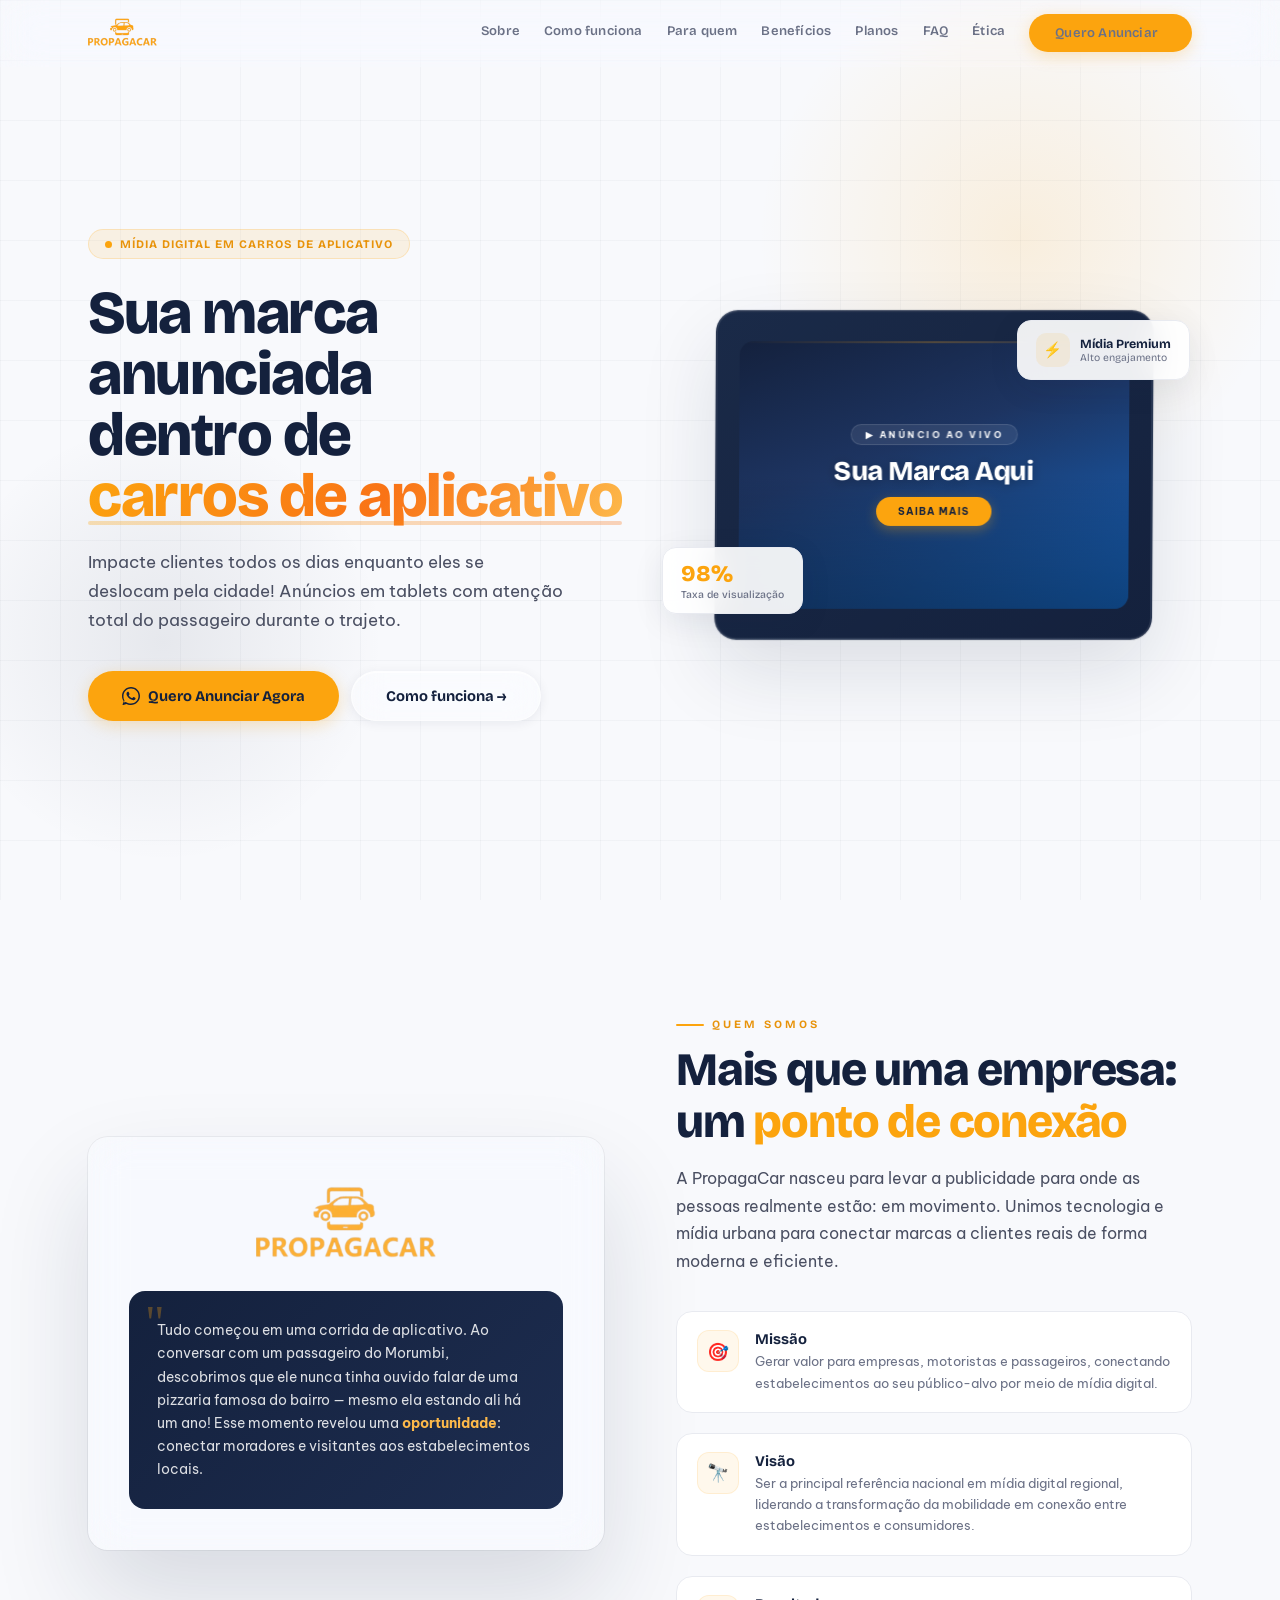
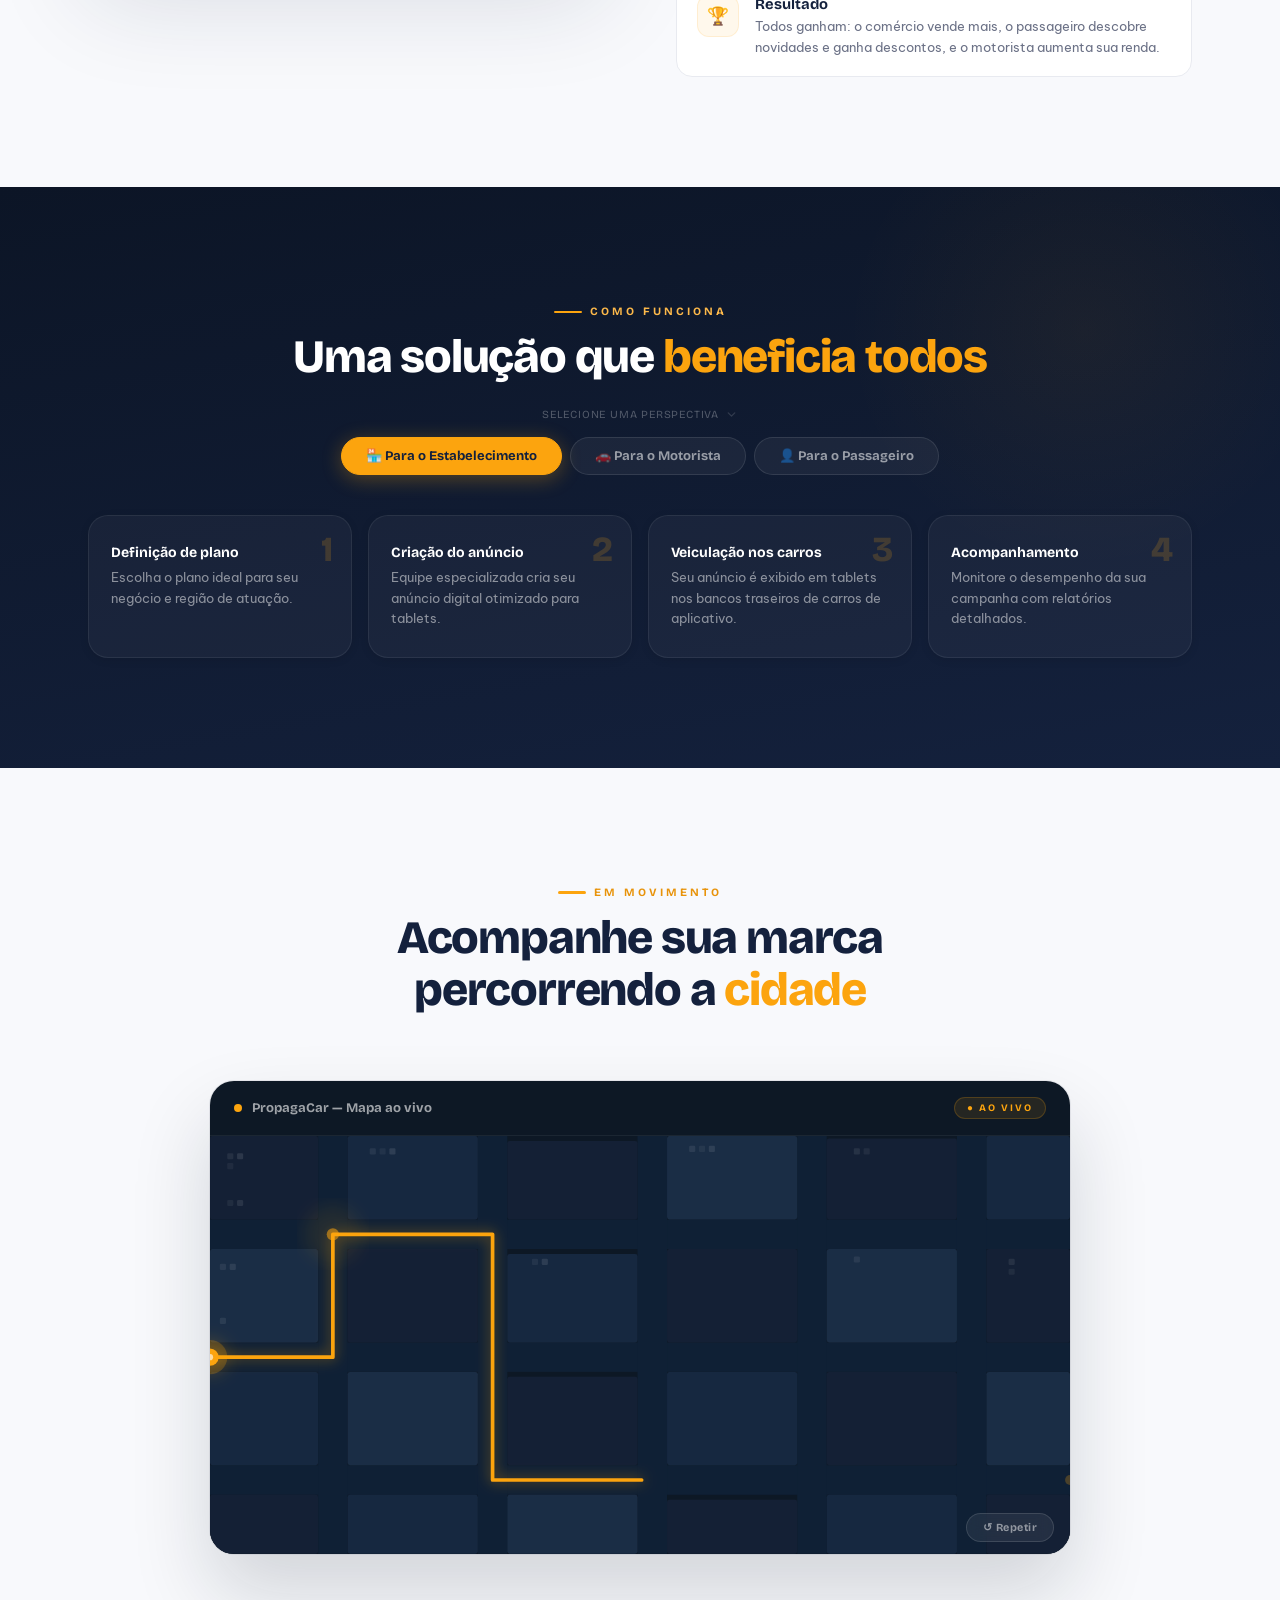
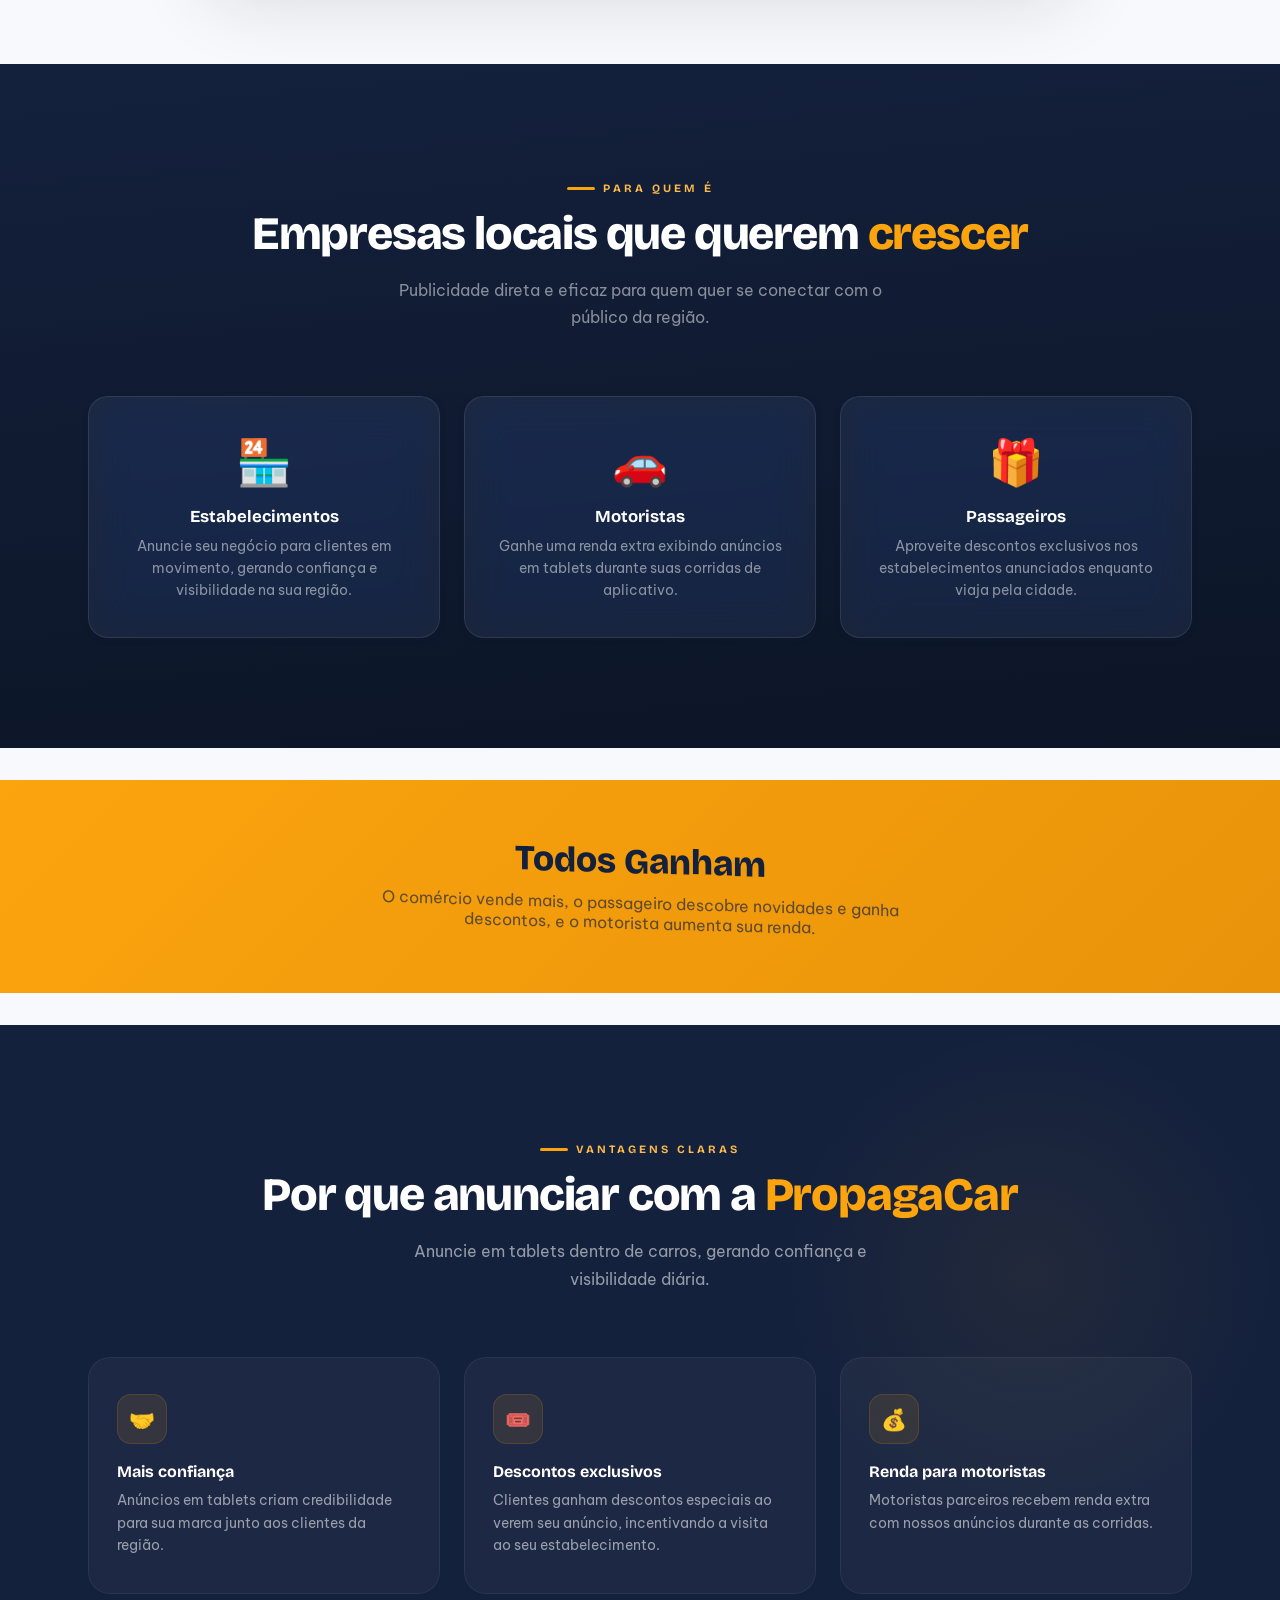
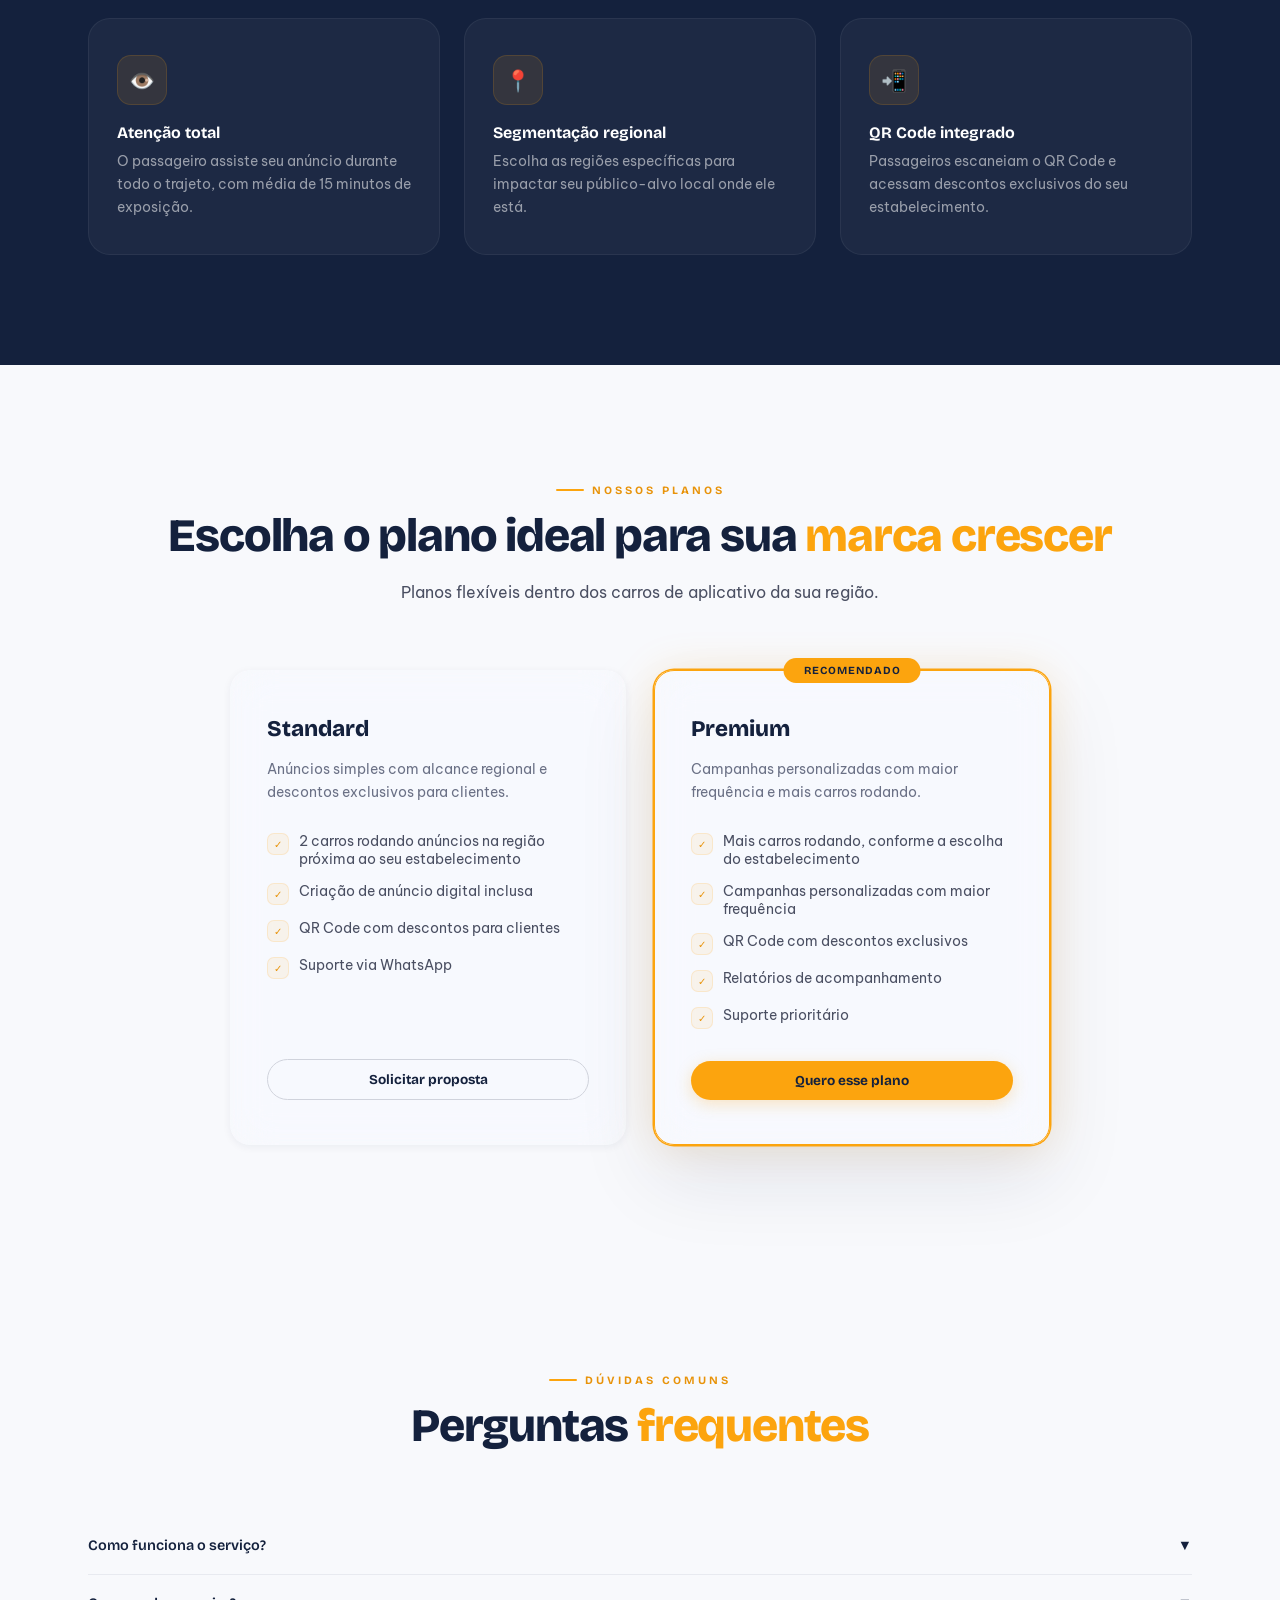
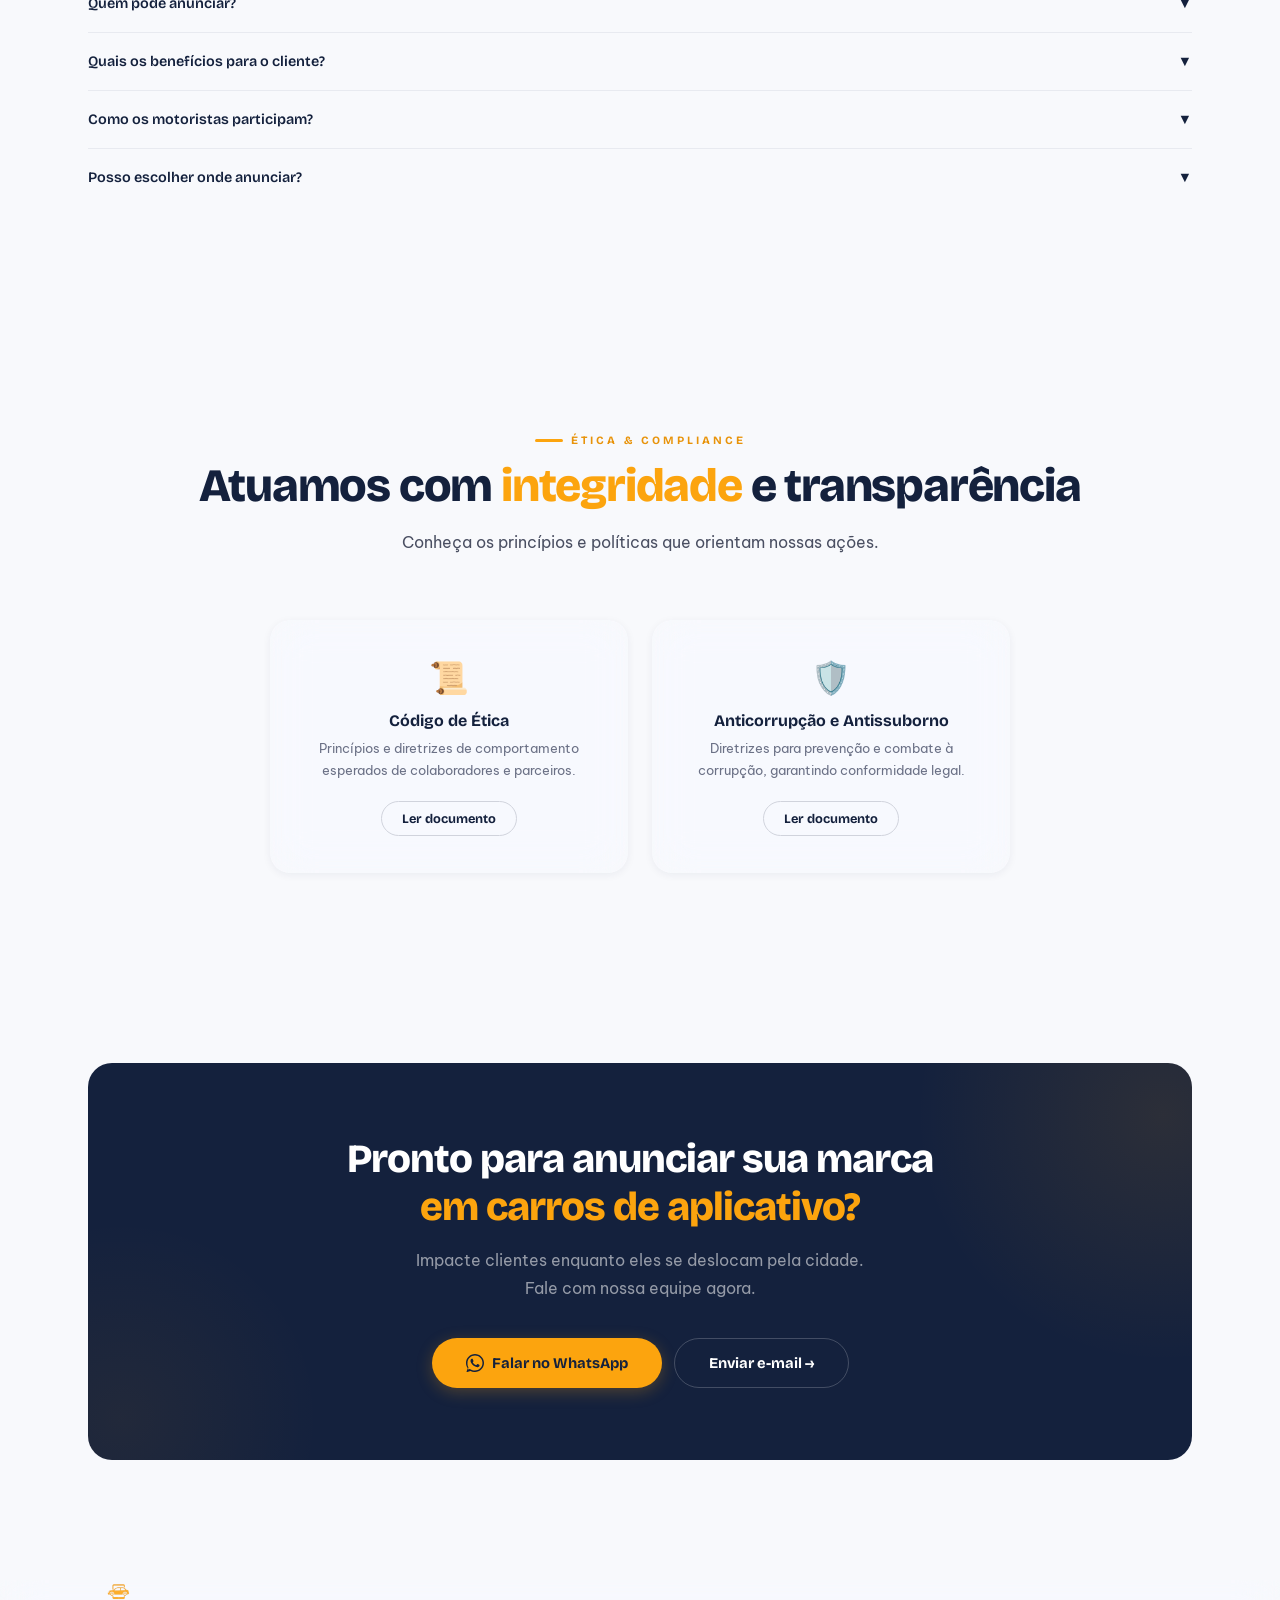
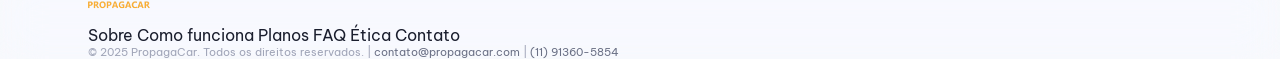
<file: teste de codigo/design-test-v1.html>
<!DOCTYPE html>
<html lang="pt-BR">
<head>
<meta charset="UTF-8">
<meta name="viewport" content="width=device-width, initial-scale=1.0">
<title>PropagaCar — Design Test v1</title>
<meta name="description" content="Anuncie sua marca em tablets dentro de carros de aplicativo. Impacte clientes com atenção total durante o trajeto. Segmentação regional, QR Code com descontos e relatórios de acompanhamento.">
<meta name="robots" content="index, follow">
<meta property="og:type" content="website">
<meta property="og:title" content="PropagaCar — Sua Marca em Movimento">
<meta property="og:description" content="Anuncie sua marca em tablets dentro de carros de aplicativo. Segmentação regional e QR Code com descontos exclusivos.">
<meta property="og:image" content="../assets/logoofc.png">
<meta name="twitter:card" content="summary_large_image">
<meta name="twitter:title" content="PropagaCar — Sua Marca em Movimento">
<meta name="twitter:description" content="Anuncie sua marca em tablets dentro de carros de aplicativo.">
<meta name="twitter:image" content="../assets/logoofc.png">
<link rel="icon" href="../assets/logoofc.png" type="image/png">
<link rel="preconnect" href="https://fonts.googleapis.com">
<link href="https://fonts.googleapis.com/css2?family=Bricolage+Grotesque:wght@400;500;600;700;800&family=Be+Vietnam+Pro:ital,wght@0,300;0,400;0,500;0,600;0,700;1,400&display=swap" rel="stylesheet">
<link rel="stylesheet" href="../css/style.css">

<style>
/* ════════════════════════════════════════════════════════
   DESIGN TEST v1 — overrides sobre style.css
   Sem alterar HTML — apenas CSS
   ════════════════════════════════════════════════════════ */

/* ── 1. HERO: glow blobs de fundo ── */
.hero::before {
  content: '';
  position: absolute;
  top: -8%;
  right: -4%;
  width: 620px;
  height: 620px;
  background: radial-gradient(circle, rgba(252,164,14,.13) 0%, transparent 60%);
  pointer-events: none;
  z-index: 1;
  animation: heroBlobFloat 9s ease-in-out infinite;
}
.hero::after {
  content: '';
  position: absolute;
  bottom: 2%;
  left: -6%;
  width: 480px;
  height: 480px;
  background: radial-gradient(circle, rgba(20,33,61,.08) 0%, transparent 65%);
  pointer-events: none;
  z-index: 1;
}
@keyframes heroBlobFloat {
  0%, 100% { transform: translate(0, 0) scale(1); }
  50%       { transform: translate(-18px, 22px) scale(1.12); }
}

/* ── 2. GRADIENT TEXT no .highlight do hero ── */
.hero h1 .highlight {
  background: linear-gradient(120deg, #FCA40E 0%, #f97316 55%, #fdb94a 100%);
  -webkit-background-clip: text;
  -webkit-text-fill-color: transparent;
  background-clip: text;
  color: transparent;
}
.hero h1 .highlight::after {
  background: linear-gradient(90deg, #FCA40E, #f97316);
  opacity: .3;
}

/* ── 3. SEÇÃO #como — fundo navy escuro ── */
.como {
  background: linear-gradient(170deg, #0c1526 0%, #14213D 100%) !important;
  overflow: hidden;
}
.como::before {
  content: '';
  position: absolute;
  top: -20%;
  right: -5%;
  width: 520px;
  height: 520px;
  background: radial-gradient(circle, rgba(252,164,14,.05) 0%, transparent 65%);
  pointer-events: none;
}
.como .section-label            { color: #fdb94a !important; }
.como .section-label::before    { background: #FCA40E !important; }
.como .section-title            { color: #fff !important; }
.como .tab-hint                 { color: rgba(255,255,255,.28) !important; }

.como .como-tab {
  background:    rgba(255,255,255,.05) !important;
  border-color:  rgba(255,255,255,.1)  !important;
  color:         rgba(255,255,255,.55) !important;
}
.como .como-tab.active {
  background:   #FCA40E !important;
  border-color: #FCA40E !important;
  color:        #14213D !important;
  box-shadow:   0 4px 20px rgba(252,164,14,.3) !important;
}
.como .como-tab:hover:not(.active) {
  background:   rgba(255,255,255,.08) !important;
  border-color: rgba(255,255,255,.22) !important;
  color:        rgba(255,255,255,.85) !important;
}
.como .como-step {
  background:   rgba(255,255,255,.04) !important;
  border-color: rgba(255,255,255,.07) !important;
}
.como .como-step:hover {
  background:   rgba(255,255,255,.08) !important;
  border-color: rgba(252,164,14,.25)  !important;
}
.como .como-step h4  { color: #fff !important; }
.como .como-step p   { color: rgba(255,255,255,.5) !important; }
.como .como-step::before { color: rgba(252,164,14,.18) !important; }

/* ── 4. SEÇÃO #paraquem — navy + glass cards ── */
.paraquem {
  background: linear-gradient(175deg, #14213D 0%, #0c1526 100%) !important;
}
.paraquem .section-label         { color: #fdb94a !important; }
.paraquem .section-label::before { background: #FCA40E !important; }
.paraquem .section-title         { color: #fff !important; }
.paraquem .section-desc          { color: rgba(255,255,255,.5) !important; }

.paraquem .pq-card {
  background:          rgba(255,255,255,.06) !important;
  backdrop-filter:     blur(20px) saturate(1.6) !important;
  -webkit-backdrop-filter: blur(20px) saturate(1.6) !important;
  border-color:        rgba(255,255,255,.09) !important;
}
.paraquem .pq-card:hover {
  background:   rgba(255,255,255,.1)  !important;
  border-color: rgba(252,164,14,.32)  !important;
  box-shadow:   0 24px 64px rgba(0,0,0,.3), 0 0 0 1px rgba(252,164,14,.15) !important;
}
.paraquem .pq-card h3 { color: #fff !important; }
.paraquem .pq-card p  { color: rgba(255,255,255,.5) !important; }

/* ── 5. RESULTADO: inclinado para transmitir movimento ── */
.resultado {
  transform: skewY(-1.6deg);
  margin: 32px 0;
}
.resultado .container {
  transform: skewY(1.6deg);
}

/* ── POLISH GERAL ── */

/* Sobre frame: sombra mais profunda */
.sobre-frame {
  box-shadow: 0 48px 100px rgba(20,33,61,.14),
              0 0 0 1px rgba(20,33,61,.06) !important;
}

/* Benefit cards: raio levemente maior */
.ben-card { border-radius: 22px !important; }

/* Plano featured: glow laranja mais pronunciado */
.plano.featured {
  box-shadow: 0 0 0 1.5px #FCA40E,
              0 0 40px rgba(252,164,14,.15),
              0 32px 80px rgba(20,33,61,.1) !important;
}

/* Nav scrolled: borda bottom sutil laranja */
nav.scrolled {
  border-bottom-color: rgba(252,164,14,.12) !important;
}
</style>
</head>
<body>

<!-- LOADER -->
<div id="loader">
  <img src="../assets/logoofc.png" alt="PropagaCar" class="loader-logo">
  <div class="loader-bar-wrap"><div class="loader-bar"></div></div>
  <div class="loader-text">Carregando...</div>
</div>

<!-- NAV -->
<nav id="navbar">
  <div class="container">
    <a href="#" class="nav-logo"><img src="../assets/logoofc.png" alt="PropagaCar"></a>
    <div class="nav-links" id="navLinks">
      <a href="#sobre">Sobre</a>
      <a href="#como">Como funciona</a>
      <a href="#paraquem">Para quem</a>
      <a href="#beneficios">Benefícios</a>
      <a href="#planos">Planos</a>
      <a href="#faq">FAQ</a>
      <a href="#etica">Ética</a>
      <a href="https://wa.me/5511913605854" class="btn btn-orange" target="_blank" rel="noopener noreferrer">Quero Anunciar</a>
    </div>
    <button class="hamburger" id="menuBtn" aria-label="Menu">
      <svg viewBox="0 0 24 24" fill="none" stroke="currentColor" stroke-width="2.5" stroke-linecap="round">
        <line x1="3" y1="6" x2="21" y2="6"/>
        <line x1="3" y1="12" x2="21" y2="12"/>
        <line x1="3" y1="18" x2="21" y2="18"/>
      </svg>
    </button>
  </div>
</nav>

<!-- HERO -->
<section class="hero" id="hero">
  <div class="container">
    <div class="hero-text">
      <div class="hero-badge"><span class="badge-dot"></span> Mídia digital em carros de aplicativo</div>
      <h1>Sua marca anunciada<br>dentro de <span class="highlight">carros de aplicativo</span></h1>
      <p class="hero-desc">Impacte clientes todos os dias enquanto eles se deslocam pela cidade! Anúncios em tablets com atenção total do passageiro durante o trajeto.</p>
      <div class="hero-actions">
        <a href="https://wa.me/5511913605854" class="btn btn-orange btn-lg" target="_blank" rel="noopener noreferrer">
          <svg width="18" height="18" viewBox="0 0 24 24" fill="currentColor"><path d="M17.472 14.382c-.297-.149-1.758-.867-2.03-.967-.273-.099-.471-.148-.67.15-.197.297-.767.966-.94 1.164-.173.199-.347.223-.644.075-.297-.15-1.255-.463-2.39-1.475-.883-.788-1.48-1.761-1.653-2.059-.173-.297-.018-.458.13-.606.134-.133.298-.347.446-.52.149-.174.198-.298.298-.497.099-.198.05-.371-.025-.52-.075-.149-.669-1.612-.916-2.207-.242-.579-.487-.5-.669-.51l-.57-.01c-.198 0-.52.074-.792.372-.272.297-1.04 1.016-1.04 2.479 0 1.462 1.065 2.875 1.213 3.074.149.198 2.096 3.2 5.077 4.487.709.306 1.262.489 1.694.625.712.227 1.36.195 1.871.118.571-.085 1.758-.719 2.006-1.413.248-.694.248-1.289.173-1.413-.074-.124-.272-.198-.57-.347z"/><path d="M12 0C5.373 0 0 5.373 0 12c0 2.625.846 5.059 2.284 7.034L.789 23.492a.5.5 0 00.612.616l4.573-1.46A11.956 11.956 0 0012 24c6.627 0 12-5.373 12-12S18.627 0 12 0zm0 22c-2.319 0-4.5-.648-6.358-1.772l-.456-.272-2.715.867.882-2.658-.298-.473A9.958 9.958 0 012 12C2 6.486 6.486 2 12 2s10 4.486 10 10-4.486 10-10 10z"/></svg>
          Quero Anunciar Agora
        </a>
        <a href="#como" class="btn btn-glass btn-lg">Como funciona →</a>
      </div>
    </div>
    <div class="hero-visual" id="heroVisual">
      <div class="tablet-wrap">
        <div class="tablet-body" id="tabletTilt">
          <div class="tablet-screen">
            <div class="ts-badge">▶ ANÚNCIO AO VIVO</div>
            <div class="ts-brand">Sua Marca Aqui</div>
            <div class="ts-cta">Saiba Mais</div>
          </div>
        </div>
        <div class="fl fl-1"><div class="fl-val">98%</div><div class="fl-lbl">Taxa de visualização</div></div>
        <div class="fl fl-2"><div class="fl-icon">⚡</div><div><div class="fl-t">Mídia Premium</div><div class="fl-s">Alto engajamento</div></div></div>
      </div>
    </div>
  </div>
</section>

<!-- SOBRE -->
<section class="sobre" id="sobre">
  <div class="container">
    <div class="sobre-grid">
      <div class="sobre-visual reveal">
        <div class="sobre-frame">
          <img src="../assets/logoofc.png" alt="PropagaCar" class="sobre-logo" loading="lazy">
          <div class="sobre-origin">
            Tudo começou em uma corrida de aplicativo. Ao conversar com um passageiro do Morumbi, descobrimos que ele nunca tinha ouvido falar de uma pizzaria famosa do bairro — mesmo ela estando ali há um ano! Esse momento revelou uma <strong>oportunidade</strong>: conectar moradores e visitantes aos estabelecimentos locais.
          </div>
        </div>
      </div>
      <div>
        <div class="reveal">
          <span class="section-label">Quem somos</span>
          <h2 class="section-title">Mais que uma empresa: um <span style="color:var(--orange)">ponto de conexão</span></h2>
          <p class="section-desc">A PropagaCar nasceu para levar a publicidade para onde as pessoas realmente estão: em movimento. Unimos tecnologia e mídia urbana para conectar marcas a clientes reais de forma moderna e eficiente.</p>
        </div>
        <div class="sobre-mission">
          <div class="sm-item reveal d1"><div class="sm-icon">🎯</div><div class="sm-text"><h4>Missão</h4><p>Gerar valor para empresas, motoristas e passageiros, conectando estabelecimentos ao seu público-alvo por meio de mídia digital.</p></div></div>
          <div class="sm-item reveal d2"><div class="sm-icon">🔭</div><div class="sm-text"><h4>Visão</h4><p>Ser a principal referência nacional em mídia digital regional, liderando a transformação da mobilidade em conexão entre estabelecimentos e consumidores.</p></div></div>
          <div class="sm-item reveal d3"><div class="sm-icon">🏆</div><div class="sm-text"><h4>Resultado</h4><p>Todos ganham: o comércio vende mais, o passageiro descobre novidades e ganha descontos, e o motorista aumenta sua renda.</p></div></div>
        </div>
      </div>
    </div>
  </div>
</section>

<!-- COMO FUNCIONA -->
<section class="como" id="como">
  <div class="container">
    <div class="section-header center reveal">
      <span class="section-label">Como funciona</span>
      <h2 class="section-title">Uma solução que <span style="color:var(--orange)">beneficia todos</span></h2>
    </div>
    <div class="tab-hint reveal">
      Selecione uma perspectiva
      <svg class="tab-hint-arrow" width="13" height="13" viewBox="0 0 24 24" fill="none" stroke="currentColor" stroke-width="2.5" stroke-linecap="round" stroke-linejoin="round"><polyline points="6 9 12 15 18 9"/></svg>
    </div>
    <div class="como-tabs reveal">
      <div class="como-tab active" data-tab="estab">🏪 Para o Estabelecimento</div>
      <div class="como-tab" data-tab="motor">🚗 Para o Motorista</div>
      <div class="como-tab" data-tab="pass">👤 Para o Passageiro</div>
    </div>
    <div class="como-content active" id="tab-estab">
      <div class="como-steps">
        <div class="como-step reveal d1"><h4>Definição de plano</h4><p>Escolha o plano ideal para seu negócio e região de atuação.</p></div>
        <div class="como-step reveal d2"><h4>Criação do anúncio</h4><p>Equipe especializada cria seu anúncio digital otimizado para tablets.</p></div>
        <div class="como-step reveal d3"><h4>Veiculação nos carros</h4><p>Seu anúncio é exibido em tablets nos bancos traseiros de carros de aplicativo.</p></div>
        <div class="como-step reveal d4"><h4>Acompanhamento</h4><p>Monitore o desempenho da sua campanha com relatórios detalhados.</p></div>
      </div>
    </div>
    <div class="como-content" id="tab-motor">
      <div class="como-steps">
        <div class="como-step reveal d1"><h4>Se cadastra</h4><p>Motorista se cadastra para rodar os anúncios durante as corridas.</p></div>
        <div class="como-step reveal d2"><h4>Roda os vídeos</h4><p>Aumenta a renda apenas rodando vídeos nas viagens.</p></div>
        <div class="como-step reveal d3"><h4>Valor fixo</h4><p>Recebe pagamento por valor fixo por período.</p></div>
        <div class="como-step reveal d4"><h4>Bonificação</h4><p>Recebe bonificação extra com metas atingidas.</p></div>
      </div>
    </div>
    <div class="como-content" id="tab-pass">
      <div class="como-steps">
        <div class="como-step reveal d1"><h4>Assiste aos vídeos</h4><p>Passageiro assiste aos vídeos durante sua viagem de forma natural.</p></div>
        <div class="como-step reveal d2"><h4>Leitura do QR Code</h4><p>Faz a leitura do QR Code exibido no tablet.</p></div>
        <div class="como-step reveal d3"><h4>Preenche formulário</h4><p>Preenche um formulário rápido com seus dados.</p></div>
        <div class="como-step reveal d4"><h4>Recebe desconto</h4><p>Ganha desconto exclusivo para usar no estabelecimento.</p></div>
      </div>
    </div>
  </div>
</section>

<!-- ROTA AO VIVO -->
<section class="rota" id="rota">
  <div class="container">
    <div class="section-header center reveal">
      <span class="section-label">Em movimento</span>
      <h2 class="section-title">Acompanhe sua marca<br>percorrendo a <span style="color:var(--orange)">cidade</span></h2>
    </div>
    <div class="rota-card reveal">
      <div class="rota-topbar">
        <div class="rota-brand">
          <div class="rota-brand-dot"></div>
          PropagaCar — Mapa ao vivo
        </div>
        <div class="rota-live">● Ao vivo</div>
      </div>
      <div class="rota-svg-wrap">
        <svg id="rt-map" viewBox="0 0 700 340" xmlns="http://www.w3.org/2000/svg">
          <defs>
            <filter id="rt-fCar" x="-120%" y="-120%" width="340%" height="340%">
              <feGaussianBlur stdDeviation="7" result="b"/>
              <feMerge><feMergeNode in="b"/><feMergeNode in="SourceGraphic"/></feMerge>
            </filter>
            <filter id="rt-fZone"><feGaussianBlur stdDeviation="6"/></filter>
            <filter id="rt-fDrop">
              <feDropShadow dx="0" dy="0" stdDeviation="5" flood-color="#FCA40E" flood-opacity=".55"/>
            </filter>
          </defs>
          <!-- Background -->
          <rect width="700" height="340" fill="#0d1825"/>
          <!-- Horizontal streets -->
          <rect x="0"   y="68"  width="700" height="24" fill="#0f2035"/>
          <rect x="0"   y="168" width="700" height="24" fill="#0f2035"/>
          <rect x="0"   y="268" width="700" height="24" fill="#0f2035"/>
          <!-- Vertical streets -->
          <rect x="88"  y="0" width="24" height="340" fill="#0f2035"/>
          <rect x="218" y="0" width="24" height="340" fill="#0f2035"/>
          <rect x="348" y="0" width="24" height="340" fill="#0f2035"/>
          <rect x="478" y="0" width="24" height="340" fill="#0f2035"/>
          <rect x="608" y="0" width="24" height="340" fill="#0f2035"/>
          <!-- Buildings Row A -->
          <rect x="0"   y="0" width="88"  height="68" fill="#142035" rx="2"/>
          <rect x="112" y="0" width="106" height="68" fill="#162840" rx="2"/>
          <rect x="242" y="4" width="106" height="64" fill="#142035" rx="2"/>
          <rect x="372" y="0" width="106" height="68" fill="#1a2d45" rx="2"/>
          <rect x="502" y="2" width="106" height="66" fill="#142035" rx="2"/>
          <rect x="632" y="0" width="68"  height="68" fill="#162840" rx="2"/>
          <!-- Buildings Row B -->
          <rect x="0"   y="92" width="88"  height="76" fill="#1a2d45" rx="2"/>
          <rect x="112" y="92" width="106" height="76" fill="#142035" rx="2"/>
          <rect x="242" y="96" width="106" height="72" fill="#162840" rx="2"/>
          <rect x="372" y="92" width="106" height="76" fill="#142035" rx="2"/>
          <rect x="502" y="92" width="106" height="76" fill="#1a2d45" rx="2"/>
          <rect x="632" y="92" width="68"  height="76" fill="#142035" rx="2"/>
          <!-- Buildings Row C -->
          <rect x="0"   y="192" width="88"  height="76" fill="#162840" rx="2"/>
          <rect x="112" y="192" width="106" height="76" fill="#1a2d45" rx="2"/>
          <rect x="242" y="196" width="106" height="72" fill="#142035" rx="2"/>
          <rect x="372" y="192" width="106" height="76" fill="#162840" rx="2"/>
          <rect x="502" y="192" width="106" height="76" fill="#142035" rx="2"/>
          <rect x="632" y="192" width="68"  height="76" fill="#1a2d45" rx="2"/>
          <!-- Buildings Row D -->
          <rect x="0"   y="292" width="88"  height="48" fill="#142035" rx="2"/>
          <rect x="112" y="292" width="106" height="48" fill="#162840" rx="2"/>
          <rect x="242" y="292" width="106" height="48" fill="#1a2d45" rx="2"/>
          <rect x="372" y="296" width="106" height="44" fill="#142035" rx="2"/>
          <rect x="502" y="292" width="106" height="48" fill="#162840" rx="2"/>
          <rect x="632" y="292" width="68"  height="48" fill="#142035" rx="2"/>
          <!-- Windows -->
          <rect x="14" y="14" width="5" height="5" fill="rgba(255,255,255,.07)" rx="1"/>
          <rect x="22" y="14" width="5" height="5" fill="rgba(255,255,255,.1)"  rx="1"/>
          <rect x="14" y="22" width="5" height="5" fill="rgba(255,255,255,.05)" rx="1"/>
          <rect x="14" y="52" width="5" height="5" fill="rgba(255,255,255,.06)" rx="1"/>
          <rect x="22" y="52" width="5" height="5" fill="rgba(255,255,255,.09)" rx="1"/>
          <rect x="130" y="10" width="5" height="5" fill="rgba(255,255,255,.07)" rx="1"/>
          <rect x="138" y="10" width="5" height="5" fill="rgba(255,255,255,.05)" rx="1"/>
          <rect x="146" y="10" width="5" height="5" fill="rgba(255,255,255,.1)"  rx="1"/>
          <rect x="390" y="8"  width="5" height="5" fill="rgba(255,255,255,.08)" rx="1"/>
          <rect x="398" y="8"  width="5" height="5" fill="rgba(255,255,255,.05)" rx="1"/>
          <rect x="406" y="8"  width="5" height="5" fill="rgba(255,255,255,.09)" rx="1"/>
          <rect x="524" y="10" width="5" height="5" fill="rgba(255,255,255,.08)" rx="1"/>
          <rect x="532" y="10" width="5" height="5" fill="rgba(255,255,255,.06)" rx="1"/>
          <rect x="8"   y="104" width="5" height="5" fill="rgba(255,255,255,.07)" rx="1"/>
          <rect x="16"  y="104" width="5" height="5" fill="rgba(255,255,255,.09)" rx="1"/>
          <rect x="8"   y="148" width="5" height="5" fill="rgba(255,255,255,.08)" rx="1"/>
          <rect x="262" y="100" width="5" height="5" fill="rgba(255,255,255,.06)" rx="1"/>
          <rect x="270" y="100" width="5" height="5" fill="rgba(255,255,255,.1)"  rx="1"/>
          <rect x="524" y="98"  width="5" height="5" fill="rgba(255,255,255,.07)" rx="1"/>
          <rect x="650" y="100" width="5" height="5" fill="rgba(255,255,255,.08)" rx="1"/>
          <rect x="650" y="108" width="5" height="5" fill="rgba(255,255,255,.06)" rx="1"/>
          <!-- Zone glow blobs -->
          <circle class="rt-pzone-glow" id="rt-g1" cx="100" cy="80"  r="24" fill="rgba(252,164,14,.08)" filter="url(#rt-fZone)"/>
          <circle class="rt-pzone-glow" id="rt-g2" cx="360" cy="280" r="24" fill="rgba(252,164,14,.08)" filter="url(#rt-fZone)"/>
          <circle class="rt-pzone-glow" id="rt-g3" cx="490" cy="80"  r="24" fill="rgba(252,164,14,.08)" filter="url(#rt-fZone)"/>
          <!-- Route -->
          <path id="rt-routePath"
            d="M 0,180 L 100,180 L 100,80 L 230,80 L 230,280 L 360,280 L 360,80 L 490,80 L 490,180 L 620,180 L 620,280 L 700,280"
            fill="none" stroke="#FCA40E" stroke-width="3"
            stroke-linecap="round" stroke-linejoin="round"
            filter="url(#rt-fDrop)"
            stroke-dasharray="1400" stroke-dashoffset="1400"/>
          <!-- Pulse zones -->
          <circle class="rt-pzone" id="rt-pz1" cx="100" cy="80"  r="5" fill="rgba(252,164,14,.55)"/>
          <circle class="rt-pzone" id="rt-pz2" cx="360" cy="280" r="5" fill="rgba(252,164,14,.55)"/>
          <circle class="rt-pzone" id="rt-pz3" cx="490" cy="80"  r="5" fill="rgba(252,164,14,.55)"/>
          <!-- Car -->
          <circle id="rt-carGlow" cx="0" cy="180" r="14" fill="rgba(252,164,14,.22)" filter="url(#rt-fCar)"/>
          <circle id="rt-car"     cx="0" cy="180" r="7"  fill="#FCA40E"/>
          <circle id="rt-carDot"  cx="0" cy="180" r="2.5" fill="rgba(255,255,255,.95)"/>
          <!-- Start / end markers -->
          <circle cx="0"   cy="180" r="4" fill="rgba(252,164,14,.35)"/>
          <circle cx="700" cy="280" r="4" fill="rgba(252,164,14,.25)"/>
        </svg>
        <!-- Ad popup -->
        <div id="rt-adCard">
          <div class="rt-ad-icon" id="rt-adIcon">🍕</div>
          <div>
            <div class="rt-ad-name" id="rt-adName">Pizzaria Morumbi</div>
            <div class="rt-ad-tag"  id="rt-adTag">20% OFF hoje</div>
          </div>
        </div>
        <button class="rota-replay" id="rt-replayBtn">↺ Repetir</button>
      </div>
    </div>
  </div>
</section>

<!-- PARA QUEM -->
<section class="paraquem" id="paraquem">
  <div class="container">
    <div class="section-header center reveal">
      <span class="section-label">Para quem é</span>
      <h2 class="section-title">Empresas locais que querem <span style="color:var(--orange)">crescer</span></h2>
      <p class="section-desc">Publicidade direta e eficaz para quem quer se conectar com o público da região.</p>
    </div>
    <div class="pq-grid">
      <div class="pq-card reveal d1"><span class="pq-emoji">🏪</span><h3>Estabelecimentos</h3><p>Anuncie seu negócio para clientes em movimento, gerando confiança e visibilidade na sua região.</p></div>
      <div class="pq-card reveal d2"><span class="pq-emoji">🚗</span><h3>Motoristas</h3><p>Ganhe uma renda extra exibindo anúncios em tablets durante suas corridas de aplicativo.</p></div>
      <div class="pq-card reveal d3"><span class="pq-emoji">🎁</span><h3>Passageiros</h3><p>Aproveite descontos exclusivos nos estabelecimentos anunciados enquanto viaja pela cidade.</p></div>
    </div>
  </div>
</section>

<!-- RESULTADO -->
<section class="resultado reveal">
  <div class="container">
    <h2>Todos Ganham</h2>
    <p>O comércio vende mais, o passageiro descobre novidades e ganha descontos, e o motorista aumenta sua renda.</p>
  </div>
</section>

<!-- BENEFICIOS -->
<section class="beneficios" id="beneficios">
  <div class="container">
    <div class="section-header center reveal">
      <span class="section-label">Vantagens claras</span>
      <h2 class="section-title">Por que anunciar com a <span style="color:var(--orange)">PropagaCar</span></h2>
      <p class="section-desc">Anuncie em tablets dentro de carros, gerando confiança e visibilidade diária.</p>
    </div>
    <div class="ben-grid">
      <div class="ben-card reveal d1"><div class="ben-icon">🤝</div><h3>Mais confiança</h3><p>Anúncios em tablets criam credibilidade para sua marca junto aos clientes da região.</p></div>
      <div class="ben-card reveal d2"><div class="ben-icon">🎟️</div><h3>Descontos exclusivos</h3><p>Clientes ganham descontos especiais ao verem seu anúncio, incentivando a visita ao seu estabelecimento.</p></div>
      <div class="ben-card reveal d3"><div class="ben-icon">💰</div><h3>Renda para motoristas</h3><p>Motoristas parceiros recebem renda extra com nossos anúncios durante as corridas.</p></div>
      <div class="ben-card reveal d1"><div class="ben-icon">👁️</div><h3>Atenção total</h3><p>O passageiro assiste seu anúncio durante todo o trajeto, com média de 15 minutos de exposição.</p></div>
      <div class="ben-card reveal d2"><div class="ben-icon">📍</div><h3>Segmentação regional</h3><p>Escolha as regiões específicas para impactar seu público-alvo local onde ele está.</p></div>
      <div class="ben-card reveal d3"><div class="ben-icon">📲</div><h3>QR Code integrado</h3><p>Passageiros escaneiam o QR Code e acessam descontos exclusivos do seu estabelecimento.</p></div>
    </div>
  </div>
</section>

<!-- PLANOS -->
<section class="planos" id="planos">
  <div class="container">
    <div class="section-header center reveal">
      <span class="section-label">Nossos planos</span>
      <h2 class="section-title">Escolha o plano ideal para sua <span style="color:var(--orange)">marca crescer</span></h2>
      <p class="section-desc">Planos flexíveis dentro dos carros de aplicativo da sua região.</p>
    </div>
    <div class="planos-grid">
      <div class="plano reveal d1">
        <div class="plano-name">Standard</div>
        <div class="plano-desc">Anúncios simples com alcance regional e descontos exclusivos para clientes.</div>
        <div class="plano-feats">
          <div class="pf"><span class="ck">✓</span>2 carros rodando anúncios na região próxima ao seu estabelecimento</div>
          <div class="pf"><span class="ck">✓</span>Criação de anúncio digital inclusa</div>
          <div class="pf"><span class="ck">✓</span>QR Code com descontos para clientes</div>
          <div class="pf"><span class="ck">✓</span>Suporte via WhatsApp</div>
        </div>
        <a href="https://wa.me/5511913605854" class="btn btn-outline" target="_blank" rel="noopener noreferrer">Solicitar proposta</a>
      </div>
      <div class="plano featured reveal d2">
        <div class="plano-tag">Recomendado</div>
        <div class="plano-name">Premium</div>
        <div class="plano-desc">Campanhas personalizadas com maior frequência e mais carros rodando.</div>
        <div class="plano-feats">
          <div class="pf"><span class="ck">✓</span>Mais carros rodando, conforme a escolha do estabelecimento</div>
          <div class="pf"><span class="ck">✓</span>Campanhas personalizadas com maior frequência</div>
          <div class="pf"><span class="ck">✓</span>QR Code com descontos exclusivos</div>
          <div class="pf"><span class="ck">✓</span>Relatórios de acompanhamento</div>
          <div class="pf"><span class="ck">✓</span>Suporte prioritário</div>
        </div>
        <a href="https://wa.me/5511913605854" class="btn btn-orange" target="_blank" rel="noopener noreferrer">Quero esse plano</a>
      </div>
    </div>
  </div>
</section>

<!-- FAQ -->
<section class="faq" id="faq">
  <div class="container">
    <div class="section-header center reveal">
      <span class="section-label">Dúvidas comuns</span>
      <h2 class="section-title">Perguntas <span style="color:var(--orange)">frequentes</span></h2>
    </div>
    <div class="faq-list">
      <div class="faq-item reveal d1"><div class="faq-q" onclick="toggleFaq(this)">Como funciona o serviço?<span class="faq-arrow">▼</span></div><div class="faq-a"><div class="faq-a-inner">Durante a corrida, o passageiro assiste a vídeos curtos em tablets instalados no carro. Cada vídeo apresenta estabelecimentos da região. O passageiro acessa um QR Code para descontos exclusivos. O motorista recebe bônus conforme o número de corridas realizadas.</div></div></div>
      <div class="faq-item reveal d2"><div class="faq-q" onclick="toggleFaq(this)">Quem pode anunciar?<span class="faq-arrow">▼</span></div><div class="faq-a"><div class="faq-a-inner">Estabelecimentos regionais que querem aumentar a confiança e visibilidade local podem anunciar conosco. Restaurantes, clínicas, salões, lojas e qualquer negócio com público local.</div></div></div>
      <div class="faq-item reveal d3"><div class="faq-q" onclick="toggleFaq(this)">Quais os benefícios para o cliente?<span class="faq-arrow">▼</span></div><div class="faq-a"><div class="faq-a-inner">Clientes ganham descontos exclusivos nos estabelecimentos anunciados, tornando a experiência mais vantajosa. Basta escanear o QR Code exibido no tablet.</div></div></div>
      <div class="faq-item reveal d4"><div class="faq-q" onclick="toggleFaq(this)">Como os motoristas participam?<span class="faq-arrow">▼</span></div><div class="faq-a"><div class="faq-a-inner">Motoristas recebem uma renda extra exibindo os anúncios durante as corridas. Basta se cadastrar, receber o tablet e rodar normalmente. O pagamento é feito por valor fixo mais bonificações por metas.</div></div></div>
      <div class="faq-item reveal d5"><div class="faq-q" onclick="toggleFaq(this)">Posso escolher onde anunciar?<span class="faq-arrow">▼</span></div><div class="faq-a"><div class="faq-a-inner">Sim, você pode selecionar regiões específicas para impactar seu público-alvo local. Os carros parceiros rodam na região próxima ao seu estabelecimento.</div></div></div>
    </div>
  </div>
</section>

<!-- ETICA -->
<section class="etica" id="etica">
  <div class="container">
    <div class="section-header center reveal">
      <span class="section-label">Ética & Compliance</span>
      <h2 class="section-title">Atuamos com <span style="color:var(--orange)">integridade</span> e transparência</h2>
      <p class="section-desc">Conheça os princípios e políticas que orientam nossas ações.</p>
    </div>
    <div class="etica-grid">
      <div class="etica-card reveal d1">
        <span class="etica-icon">📜</span>
        <h3>Código de Ética</h3>
        <p>Princípios e diretrizes de comportamento esperados de colaboradores e parceiros.</p>
        <button class="btn btn-outline" onclick="openModal('modal-etica')">Ler documento</button>
      </div>
      <div class="etica-card reveal d2">
        <span class="etica-icon">🛡️</span>
        <h3>Anticorrupção e Antissuborno</h3>
        <p>Diretrizes para prevenção e combate à corrupção, garantindo conformidade legal.</p>
        <button class="btn btn-outline" onclick="openModal('modal-anti')">Ler documento</button>
      </div>
    </div>
  </div>
</section>

<!-- MODAL: CÓDIGO DE ÉTICA -->
<div class="modal-overlay" id="modal-etica">
  <div class="modal-box">
    <div class="modal-header">
      <h2>📜 Código de Conduta e Ética</h2>
      <button class="modal-close" onclick="closeModal('modal-etica')">✕</button>
    </div>
    <div class="modal-body">
      <h3>1. Introdução e Cultura</h3>
      <p>A PropagaCar é uma startup brasileira que conecta o comércio local, motoristas de aplicativo e passageiros por meio de tecnologia e mídia digital (DOOH). Operamos em um ecossistema dinâmico e acreditamos que o crescimento sustentável só é possível se estiver alicerçado em uma cultura de integridade, transparência e respeito.</p>
      <p>Este Código de Ética estabelece as diretrizes que norteiam nossas decisões e comportamentos, garantindo a confiança de todos que interagem com a nossa plataforma.</p>
      <h4>Missão, Visão e Valores</h4>
      <ul>
        <li><strong>Missão:</strong> Gerar valor para empresas, motoristas e passageiros, fortalecendo vínculos locais por meio de uma rede de mídia digital inovadora.</li>
        <li><strong>Visão:</strong> Ser a principal referência nacional em mídia digital regional, transformando a mobilidade em um canal de conexão estratégica entre marcas e consumidores.</li>
        <li><strong>Valores:</strong> Ética inegociável, transparência, inovação constante, diversidade, responsabilidade social e rigoroso compromisso com a legalidade.</li>
      </ul>
      <h3>2. Abrangência e Compromisso</h3>
      <p>Este Código aplica-se obrigatoriamente a todos os públicos do ecossistema PropagaCar:</p>
      <ul>
        <li><strong>Estabelecimentos anunciantes:</strong> parceiros que utilizam a rede para veiculação de mídia.</li>
        <li><strong>Motoristas parceiros:</strong> condutores que operam a tecnologia nos veículos.</li>
        <li><strong>Passageiros:</strong> usuários finais que interagem com os conteúdos.</li>
        <li><strong>Colaboradores e Fornecedores:</strong> todos que atuam direta ou indiretamente em nome da empresa.</li>
      </ul>
      <p>O aceite dos termos de uso da plataforma pressupõe o conhecimento e o compromisso integral com estas diretrizes.</p>
      <h3>3. Diretrizes Gerais de Conduta</h3>
      <h4>3.1. Integridade e Transparência</h4>
      <p>Todas as informações trocadas na plataforma devem ser verídicas e completas. A comunicação de ofertas e métricas de anúncios deve ser transparente, vedando-se qualquer omissão de dados que possa induzir o parceiro ou consumidor ao erro.</p>
      <h4>3.2. Respeito, Diversidade e Inclusão</h4>
      <p>Não toleramos qualquer forma de discriminação, assédio ou preconceito (raça, gênero, orientação sexual, religião, idade, deficiência ou condição social). Valorizamos a diversidade como motor de inovação e exigimos que todas as interações no ambiente da PropagaCar sejam pautadas pela cortesia.</p>
      <h4>3.3. Conformidade Legal e Regulatória</h4>
      <p>Comprometemo-nos com o cumprimento rigoroso da legislação brasileira, com destaque para:</p>
      <ul>
        <li><strong>LGPD:</strong> Proteção absoluta dos dados pessoais.</li>
        <li><strong>Código de Defesa do Consumidor:</strong> Garantia de publicidade honesta.</li>
        <li><strong>Normas do CONAR:</strong> Autorregulamentação publicitária ética.</li>
        <li><strong>Legislação de Trânsito:</strong> Segurança como prioridade máxima.</li>
      </ul>
      <h3>4. Diretrizes Específicas por Público</h3>
      <h4>4.1. Para os Anunciantes</h4>
      <ul>
        <li>O conteúdo publicitário deve ser lícito e adequado ao público geral.</li>
        <li>É proibida a veiculação de conteúdos que promovam violência, atividades ilícitas, fake news ou produtos sem regulamentação legal.</li>
        <li>Devem ser respeitados todos os direitos de propriedade intelectual de terceiros.</li>
      </ul>
      <h4>4.2. Para os Motoristas Parceiros</h4>
      <ul>
        <li>Zelar pela integridade física dos tablets e equipamentos fornecidos.</li>
        <li>Manter postura profissional e ética, evitando a exposição de opiniões pessoais que possam gerar desconforto ao passageiro.</li>
        <li>Respeitar estritamente a privacidade dos passageiros, sendo vedado o compartilhamento de informações sobre rotas ou perfis de usuários.</li>
      </ul>
      <h4>4.3. Para os Passageiros</h4>
      <ul>
        <li>Interagir com os equipamentos de forma respeitosa, preservando o patrimônio físico e digital.</li>
        <li>Comunicar à PropagaCar qualquer conteúdo que considere inadequado por meio dos canais oficiais.</li>
      </ul>
      <h3>5. Proteção de Dados e Privacidade</h3>
      <p>A PropagaCar adota medidas técnicas e administrativas para garantir que a coleta e o tratamento de dados pessoais ocorram apenas para as finalidades autorizadas.</p>
      <ul>
        <li><strong>Transparência:</strong> o titular tem direito de acesso e correção de seus dados.</li>
        <li><strong>Segurança:</strong> implementamos protocolos contra acessos não autorizados ou incidentes de segurança.</li>
      </ul>
      <h3>6. Prevenção a Conflitos de Interesse e Corrupção</h3>
      <ul>
        <li><strong>Conflitos:</strong> decisões comerciais devem ser baseadas em critérios técnicos e éticos, nunca em interesses pessoais.</li>
        <li><strong>Brindes e Hospitalidade:</strong> é vedada a oferta ou aceitação de vantagens que visem influenciar decisões comerciais de forma indevida. Pequenos brindes institucionais são permitidos, desde que dentro dos limites da razoabilidade e da política interna.</li>
      </ul>
      <h3>7. Canal de Ética e Denúncias</h3>
      <p>A PropagaCar disponibiliza um canal seguro e confidencial para o relato de qualquer violação a este Código.</p>
      <ul>
        <li><strong>Não Retaliação:</strong> Garantimos proteção total ao denunciante de boa-fé.</li>
        <li><strong>Sigilo:</strong> As apurações são conduzidas com imparcialidade e sigilo absoluto.</li>
        <li><strong>Contato:</strong> <a href="mailto:eticaedenuncia@propagacar.com">eticaedenuncia@propagacar.com</a></li>
      </ul>
      <h3>8. Consequências e Atualizações</h3>
      <p>O descumprimento destas normas poderá resultar em advertências, rescisões contratuais e exclusão definitiva da plataforma, sem prejuízo de medidas judiciais cabíveis. Este documento é revisado periodicamente e sua versão mais atualizada estará sempre disponível em nosso site oficial.</p>
    </div>
    <div class="modal-footer">
      <a href="mailto:eticaedenuncia@propagacar.com" class="btn btn-outline" style="font-size:.78rem">Denuncie</a>
      <button class="btn btn-navy" onclick="closeModal('modal-etica')" style="font-size:.78rem">Fechar</button>
    </div>
  </div>
</div>

<!-- MODAL: ANTICORRUPÇÃO -->
<div class="modal-overlay" id="modal-anti">
  <div class="modal-box">
    <div class="modal-header">
      <h2>🛡️ Política Anticorrupção e Antissuborno</h2>
      <button class="modal-close" onclick="closeModal('modal-anti')">✕</button>
    </div>
    <div class="modal-body">
      <h3>1. Objetivo e Abrangência</h3>
      <p>A presente Política estabelece as diretrizes para prevenir, detectar e combater atos de corrupção, suborno e fraudes em todas as operações da PropagaCar.</p>
      <p>Esta norma aplica-se obrigatoriamente a:</p>
      <ul>
        <li>Colaboradores e administradores;</li>
        <li>Motoristas parceiros;</li>
        <li>Estabelecimentos anunciantes;</li>
        <li>Fornecedores e prestadores de serviço que atuem em nome ou benefício da empresa.</li>
      </ul>
      <h3>2. Princípios Fundamentais</h3>
      <ul>
        <li><strong>Tolerância Zero:</strong> Não admitimos qualquer forma de corrupção, suborno, lavagem de dinheiro ou obtenção de vantagem indevida, seja em relações com órgãos públicos ou entre entes privados.</li>
        <li><strong>Conformidade Legal:</strong> Atuamos em estrita observância à Lei nº 12.846/2013 (Lei Anticorrupção), à LGPD (Lei nº 13.709/2018) e ao Código de Defesa do Consumidor.</li>
        <li><strong>Responsabilidade Objetiva:</strong> A PropagaCar reconhece que pode ser responsabilizada por atos ilícitos praticados por terceiros em seu benefício, por isso exige o compromisso ético de todos os seus parceiros.</li>
      </ul>
      <h3>3. Definições Essenciais</h3>
      <ul>
        <li><strong>Corrupção:</strong> Abuso de poder ou posição para obter vantagem indevida para si ou para terceiros.</li>
        <li><strong>Suborno:</strong> Oferta, promessa ou pagamento de qualquer valor ou benefício para influenciar decisões.</li>
        <li><strong>Vantagem Indevida:</strong> Qualquer benefício (dinheiro, presentes, hospitalidade, contratos ou informações privilegiadas) que não possua base legal ou legítima.</li>
        <li><strong>Agente Público:</strong> Qualquer pessoa que exerça cargo, emprego ou função pública, mesmo que temporariamente ou sem remuneração.</li>
      </ul>
      <h3>4. Diretrizes de Conduta</h3>
      <h4>4.1. Proibição de Pagamentos e Favores</h4>
      <p>É terminantemente proibido prometer, oferecer ou dar, direta ou indiretamente, qualquer vantagem indevida a agentes públicos ou parceiros privados. Isso inclui "pagamentos de facilitação" (pequenas quantias para acelerar processos burocráticos rotineiros).</p>
      <h4>4.2. Brindes, Presentes e Hospitalidade</h4>
      <p>A troca de brindes só é permitida se:</p>
      <ul>
        <li>Tiver caráter estritamente institucional (logotipo da empresa);</li>
        <li>Tiver valor módico/baixo;</li>
        <li>Não houver expectativa de reciprocidade ou influência em decisões.</li>
      </ul>
      <p>É proibido, em qualquer circunstância, o oferecimento ou aceitação de presentes em dinheiro ou equivalentes (vales-presente).</p>
      <h4>4.3. Relacionamento com o Setor Público</h4>
      <p>Toda interação com o Poder Público deve ser transparente, formalizada e documentada. É vedada qualquer tentativa de fraudar licitações, manipular contratos administrativos ou dificultar atividades de fiscalização.</p>
      <h4>4.4. Diligência com Parceiros (Due Diligence)</h4>
      <p>A PropagaCar realiza avaliações prévias de seus fornecedores, motoristas e anunciantes. Não contratamos parceiros com histórico comprovado de corrupção ou práticas ilícitas. Nossos contratos contêm cláusulas resolutivas que permitem a rescisão imediata em caso de violação ética.</p>
      <h3>5. Monitoramento e Transparência</h3>
      <h4>5.1. Canal de Denúncias</h4>
      <p>Mantemos um canal seguro para o relato de suspeitas de irregularidades.</p>
      <ul>
        <li><strong>Confidencialidade:</strong> Garantimos o sigilo absoluto da identidade do denunciante.</li>
        <li><strong>Não Retaliação:</strong> Protegemos quem denuncia de boa-fé contra qualquer forma de punição ou represália.</li>
        <li><strong>Acesso:</strong> <a href="mailto:eticaedenuncia@propagacar.com">eticaedenuncia@propagacar.com</a></li>
      </ul>
      <h4>5.2. Auditoria e Sanções</h4>
      <p>Realizamos monitoramento contínuo de nossas transações. Violações a esta Política sujeitam o infrator a:</p>
      <ul>
        <li>Advertências e multas;</li>
        <li>Rescisão contratual imediata;</li>
        <li>Banimento da plataforma PropagaCar;</li>
        <li>Comunicação às autoridades competentes (Polícia Civil, Ministério Público, etc.).</li>
      </ul>
      <h3>6. Disposições Finais</h3>
      <p>Esta Política é revisada anualmente para garantir sua eficácia frente a novos riscos de mercado. O compromisso com a integridade é o que viabiliza a expansão da PropagaCar e a segurança de nossos investidores e parceiros.</p>
    </div>
    <div class="modal-footer">
      <a href="mailto:eticaedenuncia@propagacar.com" class="btn btn-outline" style="font-size:.78rem">Denuncie</a>
      <button class="btn btn-navy" onclick="closeModal('modal-anti')" style="font-size:.78rem">Fechar</button>
    </div>
  </div>
</div>

<!-- CTA -->
<section class="cta-section">
  <div class="container">
    <div class="cta-box reveal">
      <h2>Pronto para anunciar sua marca<br><span class="highlight">em carros de aplicativo?</span></h2>
      <p>Impacte clientes enquanto eles se deslocam pela cidade. Fale com nossa equipe agora.</p>
      <div class="cta-actions">
        <a href="https://wa.me/5511913605854" class="btn btn-orange btn-lg" target="_blank" rel="noopener noreferrer">
          <svg width="18" height="18" viewBox="0 0 24 24" fill="currentColor"><path d="M17.472 14.382c-.297-.149-1.758-.867-2.03-.967-.273-.099-.471-.148-.67.15-.197.297-.767.966-.94 1.164-.173.199-.347.223-.644.075-.297-.15-1.255-.463-2.39-1.475-.883-.788-1.48-1.761-1.653-2.059-.173-.297-.018-.458.13-.606.134-.133.298-.347.446-.52.149-.174.198-.298.298-.497.099-.198.05-.371-.025-.52-.075-.149-.669-1.612-.916-2.207-.242-.579-.487-.5-.669-.51l-.57-.01c-.198 0-.52.074-.792.372-.272.297-1.04 1.016-1.04 2.479 0 1.462 1.065 2.875 1.213 3.074.149.198 2.096 3.2 5.077 4.487.709.306 1.262.489 1.694.625.712.227 1.36.195 1.871.118.571-.085 1.758-.719 2.006-1.413.248-.694.248-1.289.173-1.413-.074-.124-.272-.198-.57-.347z"/><path d="M12 0C5.373 0 0 5.373 0 12c0 2.625.846 5.059 2.284 7.034L.789 23.492a.5.5 0 00.612.616l4.573-1.46A11.956 11.956 0 0012 24c6.627 0 12-5.373 12-12S18.627 0 12 0zm0 22c-2.319 0-4.5-.648-6.358-1.772l-.456-.272-2.715.867.882-2.658-.298-.473A9.958 9.958 0 012 12C2 6.486 6.486 2 12 2s10 4.486 10 10-4.486 10-10 10z"/></svg>
          Falar no WhatsApp
        </a>
        <a href="mailto:contato@propagacar.com" class="btn btn-outline btn-lg" style="border-color:rgba(255,255,255,.2);color:#fff">Enviar e-mail →</a>
      </div>
    </div>
  </div>
</section>

<!-- FOOTER -->
<footer>
  <div class="container">
    <div class="footer-inner">
      <a href="#" class="footer-logo"><img src="../assets/logoofc.png" alt="PropagaCar"></a>
      <div class="footer-links">
        <a href="#sobre">Sobre</a>
        <a href="#como">Como funciona</a>
        <a href="#planos">Planos</a>
        <a href="#faq">FAQ</a>
        <a href="#etica">Ética</a>
        <a href="mailto:contato@propagacar.com">Contato</a>
      </div>
    </div>
    <div class="footer-copy">
      <p>© 2025 PropagaCar. Todos os direitos reservados. | <a href="mailto:contato@propagacar.com">contato@propagacar.com</a> | <a href="https://wa.me/5511913605854">(11) 91360-5854</a></p>
    </div>
  </div>
</footer>

<script src="../js/main.js"></script>
</body>
</html>
</file>
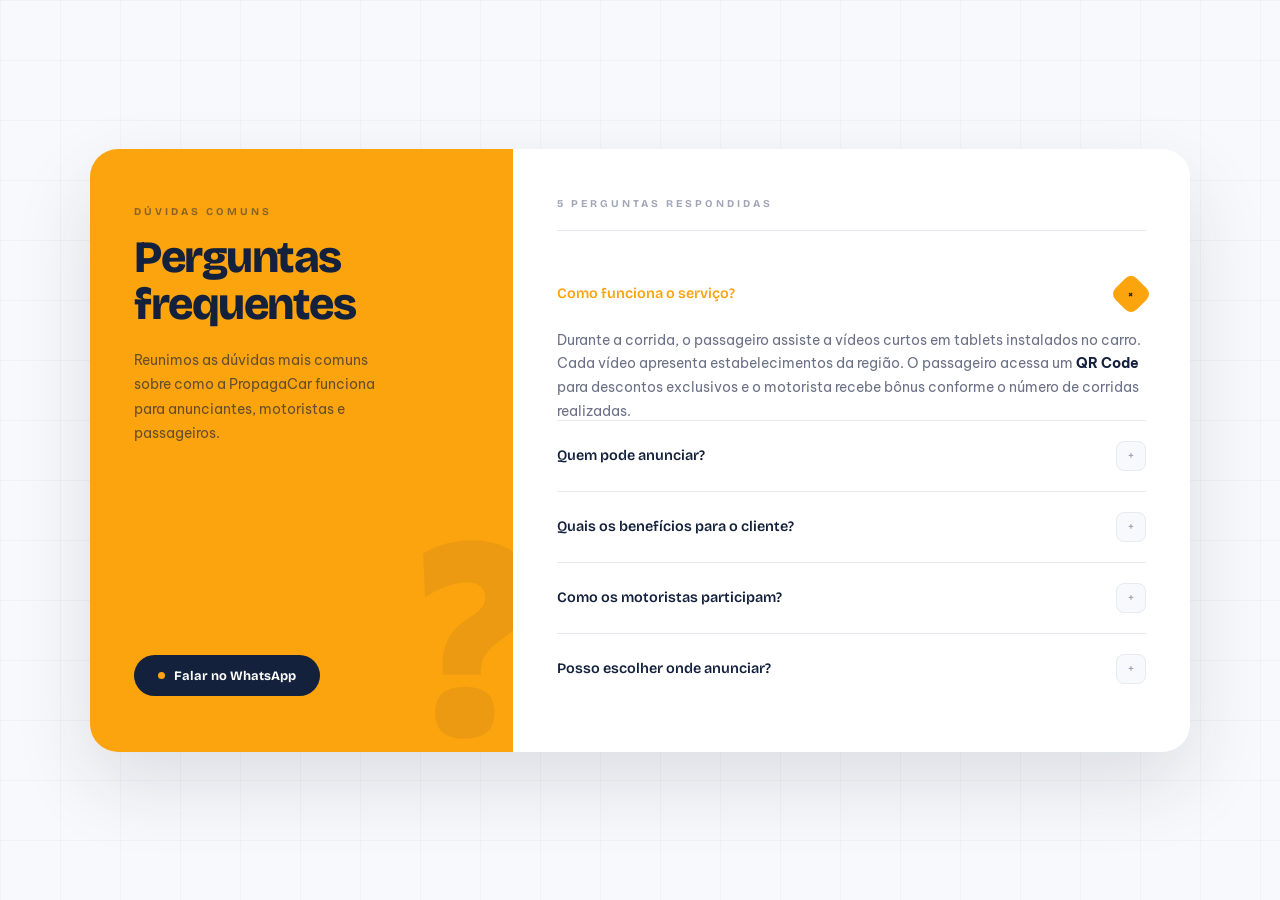
<file: teste de codigo/faq-concept.html>
<!DOCTYPE html>
<html lang="pt-BR">
<head>
<meta charset="UTF-8">
<meta name="viewport" content="width=device-width, initial-scale=1.0">
<title>FAQ Concept — PropagaCar</title>
<link rel="preconnect" href="https://fonts.googleapis.com">
<link href="https://fonts.googleapis.com/css2?family=Bricolage+Grotesque:wght@400;600;700;800&family=Be+Vietnam+Pro:wght@300;400;500;600&display=swap" rel="stylesheet">
<style>
*,*::before,*::after{margin:0;padding:0;box-sizing:border-box}
body{
  font-family:'Be Vietnam Pro',sans-serif;
  background:
    linear-gradient(rgba(20,33,61,.032) 1px,transparent 1px),
    linear-gradient(90deg,rgba(20,33,61,.032) 1px,transparent 1px),
    #F8F9FC;
  background-size:60px 60px,60px 60px,100% 100%;
  background-attachment:fixed;
  min-height:100vh;
  display:flex;align-items:center;justify-content:center;
  padding:60px 20px;
}

.container{width:100%;max-width:1100px}

/* ── SECTION ── */
.faq-section{
  display:grid;
  grid-template-columns:1fr 1.6fr;
  border-radius:28px;
  overflow:hidden;
  box-shadow:0 32px 80px rgba(20,33,61,.12);
}

/* ── PAINEL ESQUERDO ── */
.faq-left{
  background:#FCA40E;
  padding:56px 44px;
  display:flex;flex-direction:column;justify-content:space-between;
  position:relative;overflow:hidden;
}
.faq-left::before{
  content:'?';
  position:absolute;bottom:-32px;right:-20px;
  font-family:'Bricolage Grotesque',sans-serif;
  font-size:18rem;font-weight:800;
  color:rgba(20,33,61,.07);line-height:1;
  pointer-events:none;user-select:none;
}
.faq-left-label{
  font-family:'Bricolage Grotesque',sans-serif;
  font-size:.65rem;font-weight:700;letter-spacing:3px;
  text-transform:uppercase;color:rgba(20,33,61,.5);margin-bottom:16px;
}
.faq-left h2{
  font-family:'Bricolage Grotesque',sans-serif;
  font-size:clamp(2rem,3.5vw,3rem);font-weight:800;
  color:#14213D;letter-spacing:-1.5px;line-height:1.05;
  margin-bottom:20px;position:relative;z-index:1;
}
.faq-left p{
  font-size:.9rem;color:rgba(20,33,61,.65);
  line-height:1.7;max-width:260px;
  position:relative;z-index:1;
}
.faq-left-cta{
  display:inline-flex;align-items:center;gap:9px;align-self:flex-start;
  background:#14213D;color:#fff;
  padding:13px 24px;border-radius:50px;
  font-family:'Bricolage Grotesque',sans-serif;
  font-size:.8rem;font-weight:700;
  text-decoration:none;
  transition:all .3s;
  position:relative;z-index:1;
  margin-top:36px;
}
.faq-left-cta:hover{background:#1d2d50;transform:translateY(-2px);box-shadow:0 8px 24px rgba(20,33,61,.25)}
.faq-left-cta .dot{
  width:7px;height:7px;border-radius:50%;
  background:#FCA40E;flex-shrink:0;
  animation:pulse 2s ease-in-out infinite;
}
@keyframes pulse{
  0%,100%{box-shadow:0 0 0 0 rgba(252,164,14,.5)}
  50%{box-shadow:0 0 0 6px rgba(252,164,14,0)}
}

/* ── PAINEL DIREITO ── */
.faq-right{
  background:#fff;
  padding:48px 44px;
  display:flex;flex-direction:column;gap:0;
}
.faq-right-header{
  font-family:'Bricolage Grotesque',sans-serif;
  font-size:.65rem;font-weight:700;letter-spacing:3px;
  text-transform:uppercase;color:#A0A5B8;
  margin-bottom:28px;
  padding-bottom:20px;
  border-bottom:1px solid #E8EAF0;
}

/* ── ACCORDION ── */
.faq-item{
  border-bottom:1px solid #E8EAF0;
  transition:all .3s;
}
.faq-item:last-child{border-bottom:none}

.faq-q{
  display:flex;justify-content:space-between;align-items:center;gap:16px;
  padding:20px 0;
  cursor:pointer;
  font-family:'Bricolage Grotesque',sans-serif;
  font-size:.9rem;font-weight:600;color:#14213D;
  transition:color .25s;
  user-select:none;
}
.faq-q:hover{color:#FCA40E}

.faq-icon{
  width:30px;height:30px;min-width:30px;border-radius:8px;
  background:#F8F9FC;border:1px solid #E8EAF0;
  display:flex;align-items:center;justify-content:center;
  font-size:.7rem;color:#A0A5B8;
  transition:all .3s;flex-shrink:0;
}
.faq-item.open .faq-q{color:#FCA40E}
.faq-item.open .faq-icon{
  background:#FCA40E;border-color:#FCA40E;
  color:#14213D;transform:rotate(45deg);
}

.faq-a{
  max-height:0;overflow:hidden;
  transition:max-height .4s ease;
}
.faq-a-inner{
  padding:0 0 20px;
  font-size:.85rem;color:#6B7186;line-height:1.75;
}
.faq-a-inner strong{color:#14213D}
</style>
</head>
<body>

<div class="container">
  <div class="faq-section">

    <!-- Esquerda -->
    <div class="faq-left">
      <div>
        <div class="faq-left-label">Dúvidas comuns</div>
        <h2>Perguntas<br>frequentes</h2>
        <p>Reunimos as dúvidas mais comuns sobre como a PropagaCar funciona para anunciantes, motoristas e passageiros.</p>
      </div>
      <a href="https://wa.me/5511913605854" class="faq-left-cta" target="_blank">
        <span class="dot"></span>
        Falar no WhatsApp
      </a>
    </div>

    <!-- Direita -->
    <div class="faq-right">
      <div class="faq-right-header">5 perguntas respondidas</div>

      <div class="faq-item open">
        <div class="faq-q" onclick="toggleFaq(this)">
          Como funciona o serviço?
          <span class="faq-icon">+</span>
        </div>
        <div class="faq-a">
          <div class="faq-a-inner">
            Durante a corrida, o passageiro assiste a vídeos curtos em tablets instalados no carro. Cada vídeo apresenta estabelecimentos da região. O passageiro acessa um <strong>QR Code</strong> para descontos exclusivos e o motorista recebe bônus conforme o número de corridas realizadas.
          </div>
        </div>
      </div>

      <div class="faq-item">
        <div class="faq-q" onclick="toggleFaq(this)">
          Quem pode anunciar?
          <span class="faq-icon">+</span>
        </div>
        <div class="faq-a">
          <div class="faq-a-inner">
            Estabelecimentos regionais que querem aumentar a confiança e visibilidade local. <strong>Restaurantes, clínicas, salões, lojas</strong> e qualquer negócio com público local podem anunciar conosco.
          </div>
        </div>
      </div>

      <div class="faq-item">
        <div class="faq-q" onclick="toggleFaq(this)">
          Quais os benefícios para o cliente?
          <span class="faq-icon">+</span>
        </div>
        <div class="faq-a">
          <div class="faq-a-inner">
            Clientes ganham <strong>descontos exclusivos</strong> nos estabelecimentos anunciados, tornando a experiência mais vantajosa. Basta escanear o QR Code exibido no tablet durante a viagem.
          </div>
        </div>
      </div>

      <div class="faq-item">
        <div class="faq-q" onclick="toggleFaq(this)">
          Como os motoristas participam?
          <span class="faq-icon">+</span>
        </div>
        <div class="faq-a">
          <div class="faq-a-inner">
            Motoristas recebem uma <strong>renda extra</strong> exibindo os anúncios durante as corridas. Basta se cadastrar, receber o tablet e rodar normalmente. O pagamento é feito por valor fixo mais bonificações por metas.
          </div>
        </div>
      </div>

      <div class="faq-item">
        <div class="faq-q" onclick="toggleFaq(this)">
          Posso escolher onde anunciar?
          <span class="faq-icon">+</span>
        </div>
        <div class="faq-a">
          <div class="faq-a-inner">
            Sim, você pode selecionar <strong>regiões específicas</strong> para impactar seu público-alvo local. Os carros parceiros rodam na região próxima ao seu estabelecimento.
          </div>
        </div>
      </div>

    </div>
  </div>
</div>

<script>
function toggleFaq(el) {
  const item = el.parentElement;
  const ans  = item.querySelector('.faq-a');
  const open = item.classList.contains('open');
  document.querySelectorAll('.faq-item').forEach(i => {
    i.classList.remove('open');
    i.querySelector('.faq-a').style.maxHeight = '0';
  });
  if (!open) {
    item.classList.add('open');
    ans.style.maxHeight = ans.scrollHeight + 'px';
  }
}
// Abre o primeiro item
document.querySelector('.faq-item.open .faq-a').style.maxHeight =
  document.querySelector('.faq-item.open .faq-a').scrollHeight + 'px';
</script>
</body>
</html>
</file>
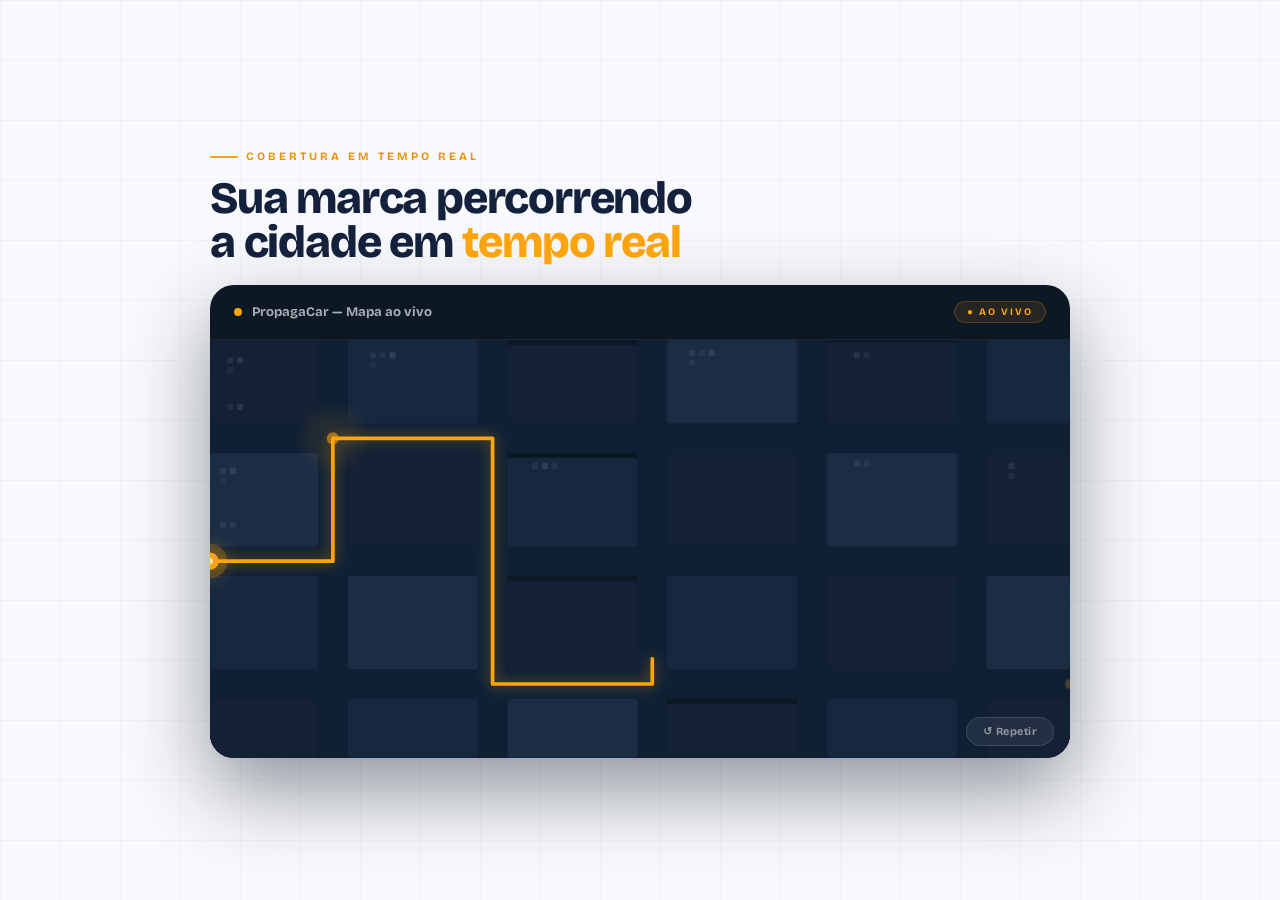
<file: teste de codigo/rota-animada.html>
<!DOCTYPE html>
<html lang="pt-BR">
<head>
<meta charset="UTF-8">
<meta name="viewport" content="width=device-width, initial-scale=1.0">
<title>PropagaCar — Teste: Animação de Rota</title>
<link rel="preconnect" href="https://fonts.googleapis.com">
<link href="https://fonts.googleapis.com/css2?family=Bricolage+Grotesque:wght@600;700;800&family=Be+Vietnam+Pro:wght@400;500;600&display=swap" rel="stylesheet">
<style>
:root {
  --navy:    #14213D;
  --navy-d:  #0d1825;
  --navy-m:  #142035;
  --navy-l:  #1a2d45;
  --orange:  #FCA40E;
  --orange-d:#e8930a;
}
*, *::before, *::after { margin:0; padding:0; box-sizing:border-box; }

body {
  min-height:100vh;
  display:flex; align-items:center; justify-content:center;
  background:
    linear-gradient(rgba(20,33,61,.032) 1px,transparent 1px),
    linear-gradient(90deg,rgba(20,33,61,.032) 1px,transparent 1px),
    #F8F9FC;
  background-size:60px 60px,60px 60px,100% 100%;
  background-attachment:fixed;
  font-family:'Be Vietnam Pro',sans-serif;
  padding:48px 20px;
}

/* ── INTRO ── */
.wrap { width:100%; max-width:860px; }

.section-label {
  display:inline-flex; align-items:center; gap:8px;
  font-family:'Bricolage Grotesque',sans-serif;
  font-size:.7rem; font-weight:700; text-transform:uppercase;
  letter-spacing:3px; color:var(--orange-d); margin-bottom:14px;
}
.section-label::before {
  content:''; width:28px; height:2.5px;
  background:var(--orange); border-radius:2px;
}
.section-title {
  font-family:'Bricolage Grotesque',sans-serif;
  font-size:clamp(1.9rem,4vw,2.8rem); font-weight:800;
  color:var(--navy); letter-spacing:-1.2px; line-height:0.98; margin-bottom:20px;
}
.section-title span { color:var(--orange); }
.section-desc {
  font-size:.95rem; color:#4A4F62; line-height:1.72;
  max-width:500px; margin-bottom:36px;
}

/* ── MAP CARD ── */
.map-card {
  background:var(--navy-d);
  border-radius:24px; overflow:hidden;
  box-shadow:0 32px 80px rgba(13,24,37,.45), 0 0 0 1px rgba(255,255,255,.05);
}

.map-topbar {
  display:flex; align-items:center; justify-content:space-between;
  padding:16px 24px;
  border-bottom:1px solid rgba(255,255,255,.06);
}
.brand {
  display:flex; align-items:center; gap:10px;
  font-family:'Bricolage Grotesque',sans-serif;
  font-size:.82rem; font-weight:700; color:rgba(255,255,255,.65);
}
.brand-dot {
  width:8px; height:8px; border-radius:50%; background:var(--orange);
  animation:livePulse 2s ease-in-out infinite;
}
@keyframes livePulse {
  0%,100%{ box-shadow:0 0 0 0 rgba(252,164,14,.45); }
  50%    { box-shadow:0 0 0 7px rgba(252,164,14,0); }
}
.live-badge {
  font-family:'Bricolage Grotesque',sans-serif;
  font-size:.62rem; font-weight:700; letter-spacing:2px;
  text-transform:uppercase; color:var(--orange);
  background:rgba(252,164,14,.1); border:1px solid rgba(252,164,14,.2);
  padding:4px 12px; border-radius:50px;
}

/* ── SVG WRAPPER ── */
.map-svg-wrap { position:relative; width:100%; }
#map { width:100%; height:auto; display:block; }

/* ── AD CARD ── */
#adCard {
  position:absolute;
  background:rgba(255,255,255,.94); backdrop-filter:blur(12px);
  border-radius:14px; padding:9px 16px;
  display:flex; align-items:center; gap:10px;
  box-shadow:0 8px 32px rgba(0,0,0,.28), 0 0 0 1px rgba(255,255,255,.2);
  pointer-events:none; white-space:nowrap; z-index:10;
  opacity:0; transform:translateY(6px);
  transition:opacity .35s ease, transform .35s ease;
}
#adCard.visible { opacity:1; transform:translateY(0); }
#adCard::after {
  content:''; position:absolute; bottom:-6px; left:22px;
  width:12px; height:12px; background:rgba(255,255,255,.94);
  transform:rotate(45deg); border-radius:2px;
  box-shadow:3px 3px 5px rgba(0,0,0,.08);
}
.ad-icon {
  width:34px; height:34px; border-radius:9px;
  background:var(--orange); color:var(--navy);
  display:flex; align-items:center; justify-content:center;
  font-size:1rem; flex-shrink:0;
}
.ad-name {
  font-family:'Bricolage Grotesque',sans-serif;
  font-size:.76rem; font-weight:700; color:var(--navy);
  margin-bottom:1px;
}
.ad-tag {
  font-size:.65rem; font-weight:600; color:var(--orange-d);
}

/* ── REPLAY ── */
.replay-btn {
  position:absolute; bottom:12px; right:16px;
  padding:7px 16px;
  background:rgba(255,255,255,.07); border:1px solid rgba(255,255,255,.12);
  border-radius:50px; color:rgba(255,255,255,.5);
  font-family:'Bricolage Grotesque',sans-serif;
  font-size:.68rem; font-weight:700; letter-spacing:.5px;
  cursor:pointer; backdrop-filter:blur(8px);
  transition:all .3s;
}
.replay-btn:hover { background:rgba(255,255,255,.13); color:#fff; }

/* ── STATS ── */
.stats-row {
  display:grid; grid-template-columns:repeat(3,1fr);
  border-top:1px solid rgba(255,255,255,.06);
}
.stat {
  padding:20px 24px; text-align:center;
  border-right:1px solid rgba(255,255,255,.06);
}
.stat:last-child { border-right:none; }
.stat-val {
  font-family:'Bricolage Grotesque',sans-serif;
  font-size:1.5rem; font-weight:800; color:#fff;
  letter-spacing:-.5px; line-height:1; margin-bottom:5px;
}
.stat-val em { color:var(--orange); font-style:normal; }
.stat-lbl {
  font-size:.68rem; color:rgba(255,255,255,.32);
  text-transform:uppercase; letter-spacing:1px; font-weight:600;
}

/* ── PULSE CIRCLES ── */
.pzone {
  opacity:0; transition:opacity .5s;
  animation:zonePulse 2.4s ease-in-out infinite;
}
.pzone-glow { opacity:0; transition:opacity .5s; }
@keyframes zonePulse {
  0%,100%{ r:5; }
  50%    { r:9; }
}
</style>
</head>
<body>

<div class="wrap">
  <span class="section-label">Cobertura em tempo real</span>
  <h2 class="section-title">Sua marca percorrendo<br>a cidade em <span>tempo real</span></h2>

  <div class="map-card">

    <!-- Top bar -->
    <div class="map-topbar">
      <div class="brand">
        <div class="brand-dot"></div>
        PropagaCar — Mapa ao vivo
      </div>
      <div class="live-badge">● Ao vivo</div>
    </div>

    <!-- Map SVG -->
    <div class="map-svg-wrap">
      <svg id="map" viewBox="0 0 700 340" xmlns="http://www.w3.org/2000/svg">
        <defs>
          <filter id="fGlow" x="-60%" y="-60%" width="220%" height="220%">
            <feGaussianBlur stdDeviation="5" result="b"/>
            <feMerge><feMergeNode in="b"/><feMergeNode in="SourceGraphic"/></feMerge>
          </filter>
          <filter id="fCar" x="-120%" y="-120%" width="340%" height="340%">
            <feGaussianBlur stdDeviation="7" result="b"/>
            <feMerge><feMergeNode in="b"/><feMergeNode in="SourceGraphic"/></feMerge>
          </filter>
          <filter id="fZone">
            <feGaussianBlur stdDeviation="6"/>
          </filter>
          <filter id="fDrop">
            <feDropShadow dx="0" dy="0" stdDeviation="5"
              flood-color="#FCA40E" flood-opacity=".55"/>
          </filter>
        </defs>

        <!-- Map background -->
        <rect width="700" height="340" fill="#0d1825"/>

        <!-- Horizontal streets -->
        <rect x="0"   y="68"  width="700" height="24" fill="#0f2035"/>
        <rect x="0"   y="168" width="700" height="24" fill="#0f2035"/>
        <rect x="0"   y="268" width="700" height="24" fill="#0f2035"/>

        <!-- Vertical streets -->
        <rect x="88"  y="0" width="24" height="340" fill="#0f2035"/>
        <rect x="218" y="0" width="24" height="340" fill="#0f2035"/>
        <rect x="348" y="0" width="24" height="340" fill="#0f2035"/>
        <rect x="478" y="0" width="24" height="340" fill="#0f2035"/>
        <rect x="608" y="0" width="24" height="340" fill="#0f2035"/>

        <!-- Buildings — Row A (y 0–68) -->
        <rect x="0"   y="0" width="88"  height="68" fill="#142035" rx="2"/>
        <rect x="112" y="0" width="106" height="68" fill="#162840" rx="2"/>
        <rect x="242" y="4" width="106" height="64" fill="#142035" rx="2"/>
        <rect x="372" y="0" width="106" height="68" fill="#1a2d45" rx="2"/>
        <rect x="502" y="2" width="106" height="66" fill="#142035" rx="2"/>
        <rect x="632" y="0" width="68"  height="68" fill="#162840" rx="2"/>

        <!-- Buildings — Row B (y 92–168) -->
        <rect x="0"   y="92" width="88"  height="76" fill="#1a2d45" rx="2"/>
        <rect x="112" y="92" width="106" height="76" fill="#142035" rx="2"/>
        <rect x="242" y="96" width="106" height="72" fill="#162840" rx="2"/>
        <rect x="372" y="92" width="106" height="76" fill="#142035" rx="2"/>
        <rect x="502" y="92" width="106" height="76" fill="#1a2d45" rx="2"/>
        <rect x="632" y="92" width="68"  height="76" fill="#142035" rx="2"/>

        <!-- Buildings — Row C (y 192–268) -->
        <rect x="0"   y="192" width="88"  height="76" fill="#162840" rx="2"/>
        <rect x="112" y="192" width="106" height="76" fill="#1a2d45" rx="2"/>
        <rect x="242" y="196" width="106" height="72" fill="#142035" rx="2"/>
        <rect x="372" y="192" width="106" height="76" fill="#162840" rx="2"/>
        <rect x="502" y="192" width="106" height="76" fill="#142035" rx="2"/>
        <rect x="632" y="192" width="68"  height="76" fill="#1a2d45" rx="2"/>

        <!-- Buildings — Row D (y 292–340) -->
        <rect x="0"   y="292" width="88"  height="48" fill="#142035" rx="2"/>
        <rect x="112" y="292" width="106" height="48" fill="#162840" rx="2"/>
        <rect x="242" y="292" width="106" height="48" fill="#1a2d45" rx="2"/>
        <rect x="372" y="296" width="106" height="44" fill="#142035" rx="2"/>
        <rect x="502" y="292" width="106" height="48" fill="#162840" rx="2"/>
        <rect x="632" y="292" width="68"  height="48" fill="#142035" rx="2"/>

        <!-- Building windows (subtle) -->
        <rect x="14" y="14" width="5" height="5" fill="rgba(255,255,255,.07)" rx="1"/>
        <rect x="22" y="14" width="5" height="5" fill="rgba(255,255,255,.1)"  rx="1"/>
        <rect x="14" y="22" width="5" height="5" fill="rgba(255,255,255,.05)" rx="1"/>
        <rect x="14" y="52" width="5" height="5" fill="rgba(255,255,255,.06)" rx="1"/>
        <rect x="22" y="52" width="5" height="5" fill="rgba(255,255,255,.09)" rx="1"/>
        <rect x="130" y="10" width="5" height="5" fill="rgba(255,255,255,.07)" rx="1"/>
        <rect x="138" y="10" width="5" height="5" fill="rgba(255,255,255,.05)" rx="1"/>
        <rect x="146" y="10" width="5" height="5" fill="rgba(255,255,255,.1)"  rx="1"/>
        <rect x="130" y="18" width="5" height="5" fill="rgba(255,255,255,.04)" rx="1"/>
        <rect x="390" y="8"  width="5" height="5" fill="rgba(255,255,255,.08)" rx="1"/>
        <rect x="398" y="8"  width="5" height="5" fill="rgba(255,255,255,.05)" rx="1"/>
        <rect x="406" y="8"  width="5" height="5" fill="rgba(255,255,255,.09)" rx="1"/>
        <rect x="390" y="16" width="5" height="5" fill="rgba(255,255,255,.06)" rx="1"/>
        <rect x="524" y="10" width="5" height="5" fill="rgba(255,255,255,.08)" rx="1"/>
        <rect x="532" y="10" width="5" height="5" fill="rgba(255,255,255,.06)" rx="1"/>
        <rect x="8"   y="104" width="5" height="5" fill="rgba(255,255,255,.07)" rx="1"/>
        <rect x="16"  y="104" width="5" height="5" fill="rgba(255,255,255,.09)" rx="1"/>
        <rect x="8"   y="112" width="5" height="5" fill="rgba(255,255,255,.04)" rx="1"/>
        <rect x="8"   y="148" width="5" height="5" fill="rgba(255,255,255,.08)" rx="1"/>
        <rect x="16"  y="148" width="5" height="5" fill="rgba(255,255,255,.06)" rx="1"/>
        <rect x="262" y="100" width="5" height="5" fill="rgba(255,255,255,.06)" rx="1"/>
        <rect x="270" y="100" width="5" height="5" fill="rgba(255,255,255,.1)"  rx="1"/>
        <rect x="278" y="100" width="5" height="5" fill="rgba(255,255,255,.05)" rx="1"/>
        <rect x="524" y="98"  width="5" height="5" fill="rgba(255,255,255,.07)" rx="1"/>
        <rect x="532" y="98"  width="5" height="5" fill="rgba(255,255,255,.05)" rx="1"/>
        <rect x="650" y="100" width="5" height="5" fill="rgba(255,255,255,.08)" rx="1"/>
        <rect x="650" y="108" width="5" height="5" fill="rgba(255,255,255,.06)" rx="1"/>

        <!-- Zone glow blobs at active intersections -->
        <circle class="pzone-glow" id="g1" cx="100" cy="80"  r="24" fill="rgba(252,164,14,.08)" filter="url(#fZone)"/>
        <circle class="pzone-glow" id="g2" cx="360" cy="280" r="24" fill="rgba(252,164,14,.08)" filter="url(#fZone)"/>
        <circle class="pzone-glow" id="g3" cx="490" cy="80"  r="24" fill="rgba(252,164,14,.08)" filter="url(#fZone)"/>

        <!-- Route path (animated) -->
        <path id="routePath"
          d="M 0,180 L 100,180 L 100,80 L 230,80 L 230,280 L 360,280 L 360,80 L 490,80 L 490,180 L 620,180 L 620,280 L 700,280"
          fill="none" stroke="#FCA40E" stroke-width="3"
          stroke-linecap="round" stroke-linejoin="round"
          filter="url(#fDrop)"
          stroke-dasharray="1400" stroke-dashoffset="1400"
        />

        <!-- Pulse zones at key turns -->
        <circle class="pzone" id="pz1" cx="100" cy="80"  r="5" fill="rgba(252,164,14,.55)"/>
        <circle class="pzone" id="pz2" cx="360" cy="280" r="5" fill="rgba(252,164,14,.55)"/>
        <circle class="pzone" id="pz3" cx="490" cy="80"  r="5" fill="rgba(252,164,14,.55)"/>

        <!-- Car glow + body -->
        <circle id="carGlow" cx="0" cy="180" r="14" fill="rgba(252,164,14,.22)" filter="url(#fCar)"/>
        <circle id="car"     cx="0" cy="180" r="7"  fill="#FCA40E"/>
        <circle id="carDot"  cx="0" cy="180" r="2.5" fill="rgba(255,255,255,.95)"/>

        <!-- Start dot -->
        <circle cx="0" cy="180" r="4" fill="rgba(252,164,14,.35)"/>
        <!-- End dot -->
        <circle cx="700" cy="280" r="4" fill="rgba(252,164,14,.25)"/>
      </svg>

      <!-- Ad popup -->
      <div id="adCard">
        <div class="ad-icon" id="adIcon">🍕</div>
        <div>
          <div class="ad-name" id="adName">Pizzaria Morumbi</div>
          <div class="ad-tag"  id="adTag">20% OFF hoje</div>
        </div>
      </div>

      <button class="replay-btn" id="replayBtn">↺ Repetir</button>
    </div>


  </div><!-- /map-card -->
</div><!-- /wrap -->

<script>
/* ── CONFIG ── */
const ROUTE_D      = "M 0,180 L 100,180 L 100,80 L 230,80 L 230,280 L 360,280 L 360,80 L 490,80 L 490,180 L 620,180 L 620,280 L 700,280";
const TOTAL_LEN    = 1400;
const DRAW_MS      = 2400;   // route draws in 2.4s
const DRIVE_MS     = 8000;   // one full loop = 8s
const VIEWBOX_W    = 700;
const VIEWBOX_H    = 340;

/* waypoints: [length_at_point, advertiser_index] */
const ADVERTISERS = [
  { icon:'🍕', name:'Pizzaria Morumbi',  tag:'20% OFF hoje'      },
  { icon:'💇', name:'Salão Bella Vista',  tag:'Combo especial'    },
  { icon:'🏥', name:'Clínica Vida+',      tag:'1ª consulta grátis'},
  { icon:'☕', name:'Café do Bairro',      tag:'Fidelidade dobrada'},
];
const WAYPOINTS = [0, 0.28, 0.55, 0.78]; // frações do percurso para trocar anúncio

/* ── ELEMENTS ── */
const routePath = document.getElementById('routePath');
const svg       = document.getElementById('map');
const mapWrap   = document.querySelector('.map-svg-wrap');
const carEl     = document.getElementById('car');
const carGlow   = document.getElementById('carGlow');
const carDot    = document.getElementById('carDot');
const adCard    = document.getElementById('adCard');
const replayBtn = document.getElementById('replayBtn');

const pulses = ['pz1','pz2','pz3'].map(id => document.getElementById(id));
const glows  = ['g1','g2','g3'].map(id  => document.getElementById(id));

/* ── STATE ── */
let rafId     = null;
let startTime = null;
let phase     = 'draw';      // 'draw' | 'drive'
let lastAdIdx = -1;

/* precompute path points (1000 samples) for cheap getPoint */
let pathPts = [];
function precompute() {
  pathPts = [];
  for (let i = 0; i <= 1000; i++) {
    pathPts.push(routePath.getPointAtLength((i / 1000) * TOTAL_LEN));
  }
}

/* convert SVG coord → px inside mapWrap */
function svgToPx(sx, sy) {
  const svgR  = svg.getBoundingClientRect();
  const wrapR = mapWrap.getBoundingClientRect();
  return {
    x: sx * (svgR.width  / VIEWBOX_W) + (svgR.left - wrapR.left),
    y: sy * (svgR.height / VIEWBOX_H) + (svgR.top  - wrapR.top),
  };
}

function moveCar(pt) {
  [carEl, carGlow, carDot].forEach(el => {
    el.setAttribute('cx', pt.x);
    el.setAttribute('cy', pt.y);
  });
}

function positionAdCard(svgX, svgY) {
  const px  = svgToPx(svgX, svgY);
  const cw  = adCard.offsetWidth  || 200;
  const ch  = adCard.offsetHeight || 56;
  const ww  = mapWrap.offsetWidth;
  let left  = px.x - cw / 2;
  left = Math.max(8, Math.min(left, ww - cw - 8));
  adCard.style.left = left + 'px';
  adCard.style.top  = (px.y - ch - 22) + 'px';
}

function setAdvertiser(idx) {
  if (idx === lastAdIdx) return;
  lastAdIdx = idx;
  const a = ADVERTISERS[idx % ADVERTISERS.length];
  adCard.style.opacity = '0';
  setTimeout(() => {
    document.getElementById('adIcon').textContent = a.icon;
    document.getElementById('adName').textContent  = a.name;
    document.getElementById('adTag').textContent   = a.tag;
    adCard.style.opacity = '';
  }, 200);
}

function showPulses(pct) {
  if (pct > 0.07) { pulses[0].style.opacity='1'; glows[0].style.opacity='1'; }
  if (pct > 0.55) { pulses[1].style.opacity='1'; glows[1].style.opacity='1'; }
  if (pct > 0.55) { pulses[2].style.opacity='1'; glows[2].style.opacity='1'; }
}

/* ── ANIMATION LOOP ── */
function tick(ts) {
  if (!startTime) startTime = ts;
  const elapsed = ts - startTime;

  if (phase === 'draw') {
    const p = Math.min(elapsed / DRAW_MS, 1);
    routePath.setAttribute('stroke-dashoffset', TOTAL_LEN * (1 - p));
    showPulses(p);

    if (p >= 1) {
      phase = 'drive';
      startTime = ts;
      adCard.classList.add('visible');
    }

  } else {
    const raw = (elapsed % DRIVE_MS) / DRIVE_MS;
    const idx = Math.min(Math.floor(raw * 1000), 999);
    const pt  = pathPts[idx];

    moveCar(pt);
    positionAdCard(pt.x, pt.y);

    /* swap advertiser at waypoints */
    const wpIdx = WAYPOINTS.findLastIndex(w => raw >= w);
    if (wpIdx >= 0) setAdvertiser(wpIdx);
  }

  rafId = requestAnimationFrame(tick);
}

/* ── RESET & START ── */
function start() {
  if (rafId) cancelAnimationFrame(rafId);
  startTime = null;
  phase     = 'draw';
  lastAdIdx = -1;
  routePath.setAttribute('stroke-dashoffset', TOTAL_LEN);
  pulses.forEach(p => p.style.opacity = '0');
  glows.forEach(g  => g.style.opacity = '0');
  adCard.classList.remove('visible');
  moveCar({ x: 0, y: 180 });
  rafId = requestAnimationFrame(tick);
}

replayBtn.addEventListener('click', start);

/* init */
precompute();
start();
</script>
</body>
</html>
</file>
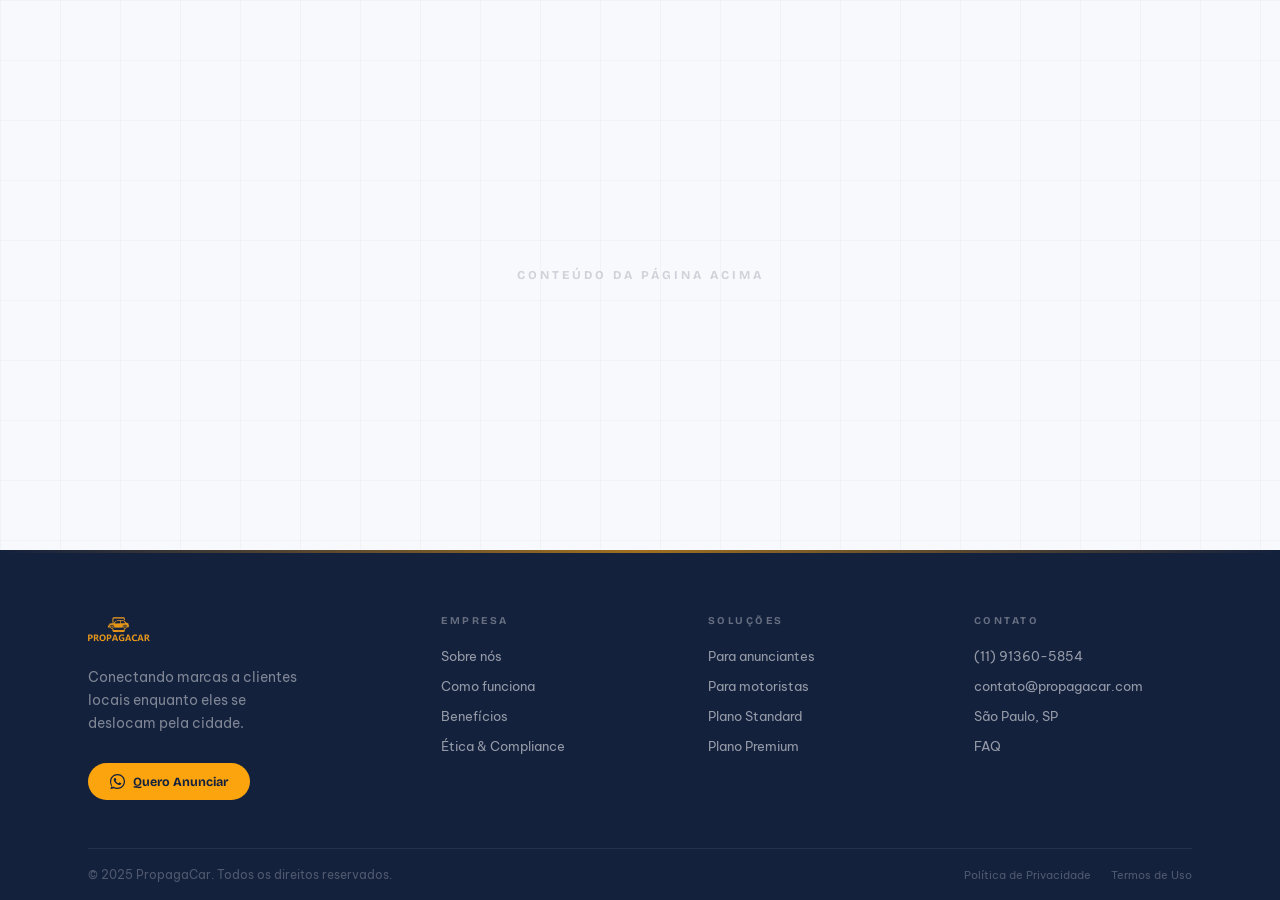
<file: teste de codigo/footer-concepts/footer-v1.html>
<!DOCTYPE html>
<html lang="pt-BR">
<head>
<meta charset="UTF-8">
<meta name="viewport" content="width=device-width, initial-scale=1.0">
<title>Footer V1 — Grid 4 colunas</title>
<link rel="preconnect" href="https://fonts.googleapis.com">
<link href="https://fonts.googleapis.com/css2?family=Bricolage+Grotesque:wght@400;600;700;800&family=Be+Vietnam+Pro:wght@300;400;500;600&display=swap" rel="stylesheet">
<style>
*,*::before,*::after{margin:0;padding:0;box-sizing:border-box}
body{
  font-family:'Be Vietnam Pro',sans-serif;
  background:
    linear-gradient(rgba(20,33,61,.032) 1px,transparent 1px),
    linear-gradient(90deg,rgba(20,33,61,.032) 1px,transparent 1px),
    #F8F9FC;
  background-size:60px 60px,60px 60px,100% 100%;
  background-attachment:fixed;
  min-height:100vh;
  display:flex;flex-direction:column;justify-content:flex-end;
}
.page-hint{
  flex:1;display:flex;align-items:center;justify-content:center;
  color:rgba(20,33,61,.18);font-family:'Bricolage Grotesque',sans-serif;
  font-size:.75rem;font-weight:700;letter-spacing:3px;text-transform:uppercase;
}
a{text-decoration:none;color:inherit}

/* ── FOOTER V1: Grid 4 colunas ── */
footer{
  background:#14213D;
  padding:64px 0 0;
  position:relative;
}
footer::before{
  content:'';position:absolute;top:0;left:0;right:0;height:3px;
  background:linear-gradient(90deg,transparent,#FCA40E,transparent);
  opacity:.6;
}
.container{max-width:1160px;margin:0 auto;padding:0 28px}

.footer-grid{
  display:grid;
  grid-template-columns:1.4fr 1fr 1fr 1fr;
  gap:48px;
  padding-bottom:48px;
  border-bottom:1px solid rgba(255,255,255,.07);
}

/* Col 1: marca */
.footer-brand{}
.footer-logo{height:32px;width:auto;margin-bottom:16px;opacity:.9}
.footer-tagline{
  font-size:.85rem;color:rgba(255,255,255,.45);line-height:1.7;
  max-width:220px;margin-bottom:28px;
}
.footer-cta{
  display:inline-flex;align-items:center;gap:8px;
  background:#FCA40E;color:#14213D;
  padding:11px 22px;border-radius:50px;
  font-family:'Bricolage Grotesque',sans-serif;
  font-size:.78rem;font-weight:700;
  transition:all .3s;
}
.footer-cta:hover{background:#e8930a;transform:translateY(-2px)}

/* Cols 2-4: links */
.footer-col h5{
  font-family:'Bricolage Grotesque',sans-serif;
  font-size:.65rem;font-weight:700;
  text-transform:uppercase;letter-spacing:2.5px;
  color:rgba(255,255,255,.35);margin-bottom:18px;
}
.footer-col ul{list-style:none;display:flex;flex-direction:column;gap:10px}
.footer-col ul li a{
  font-size:.84rem;color:rgba(255,255,255,.55);
  transition:color .25s;
}
.footer-col ul li a:hover{color:#fff}

/* Bottom bar */
.footer-bottom{
  padding:18px 0;
  display:flex;justify-content:space-between;align-items:center;
  flex-wrap:wrap;gap:12px;
}
.footer-copy{font-size:.72rem;color:rgba(255,255,255,.25)}
.footer-copy a{color:rgba(255,255,255,.4);transition:color .25s}
.footer-copy a:hover{color:#FCA40E}
.footer-legal{
  display:flex;gap:20px;
}
.footer-legal a{
  font-size:.68rem;color:rgba(255,255,255,.25);
  transition:color .25s;
}
.footer-legal a:hover{color:rgba(255,255,255,.5)}
</style>
</head>
<body>

<div class="page-hint">conteúdo da página acima</div>

<footer>
  <div class="container">
    <div class="footer-grid">

      <!-- Marca -->
      <div class="footer-brand">
        <img src="../../assets/logoofc.png" alt="PropagaCar" class="footer-logo">
        <p class="footer-tagline">Conectando marcas a clientes locais enquanto eles se deslocam pela cidade.</p>
        <a href="https://wa.me/5511913605854" class="footer-cta" target="_blank">
          <svg width="15" height="15" viewBox="0 0 24 24" fill="currentColor"><path d="M17.472 14.382c-.297-.149-1.758-.867-2.03-.967-.273-.099-.471-.148-.67.15-.197.297-.767.966-.94 1.164-.173.199-.347.223-.644.075-.297-.15-1.255-.463-2.39-1.475-.883-.788-1.48-1.761-1.653-2.059-.173-.297-.018-.458.13-.606.134-.133.298-.347.446-.52.149-.174.198-.298.298-.497.099-.198.05-.371-.025-.52-.075-.149-.669-1.612-.916-2.207-.242-.579-.487-.5-.669-.51l-.57-.01c-.198 0-.52.074-.792.372-.272.297-1.04 1.016-1.04 2.479 0 1.462 1.065 2.875 1.213 3.074.149.198 2.096 3.2 5.077 4.487.709.306 1.262.489 1.694.625.712.227 1.36.195 1.871.118.571-.085 1.758-.719 2.006-1.413.248-.694.248-1.289.173-1.413-.074-.124-.272-.198-.57-.347z"/><path d="M12 0C5.373 0 0 5.373 0 12c0 2.625.846 5.059 2.284 7.034L.789 23.492a.5.5 0 00.612.616l4.573-1.46A11.956 11.956 0 0012 24c6.627 0 12-5.373 12-12S18.627 0 12 0zm0 22c-2.319 0-4.5-.648-6.358-1.772l-.456-.272-2.715.867.882-2.658-.298-.473A9.958 9.958 0 012 12C2 6.486 6.486 2 12 2s10 4.486 10 10-4.486 10-10 10z"/></svg>
          Quero Anunciar
        </a>
      </div>

      <!-- Empresa -->
      <div class="footer-col">
        <h5>Empresa</h5>
        <ul>
          <li><a href="#">Sobre nós</a></li>
          <li><a href="#">Como funciona</a></li>
          <li><a href="#">Benefícios</a></li>
          <li><a href="#">Ética & Compliance</a></li>
        </ul>
      </div>

      <!-- Soluções -->
      <div class="footer-col">
        <h5>Soluções</h5>
        <ul>
          <li><a href="#">Para anunciantes</a></li>
          <li><a href="#">Para motoristas</a></li>
          <li><a href="#">Plano Standard</a></li>
          <li><a href="#">Plano Premium</a></li>
        </ul>
      </div>

      <!-- Contato -->
      <div class="footer-col">
        <h5>Contato</h5>
        <ul>
          <li><a href="https://wa.me/5511913605854">(11) 91360-5854</a></li>
          <li><a href="mailto:contato@propagacar.com">contato@propagacar.com</a></li>
          <li><a href="#">São Paulo, SP</a></li>
          <li><a href="#">FAQ</a></li>
        </ul>
      </div>

    </div>

    <div class="footer-bottom">
      <p class="footer-copy">© 2025 PropagaCar. Todos os direitos reservados.</p>
      <div class="footer-legal">
        <a href="#">Política de Privacidade</a>
        <a href="#">Termos de Uso</a>
      </div>
    </div>
  </div>
</footer>

</body>
</html>
</file>
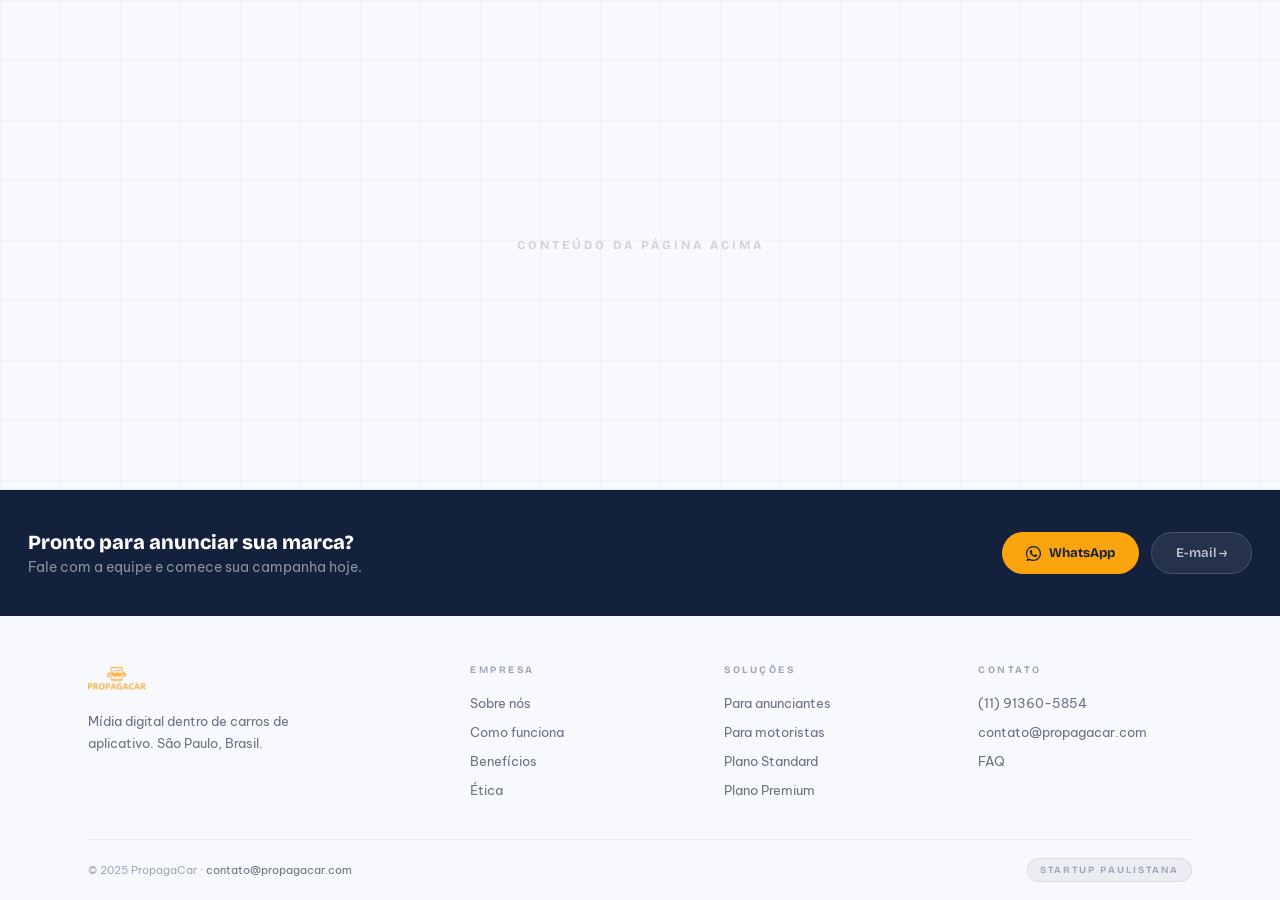
<file: teste de codigo/footer-concepts/footer-v2.html>
<!DOCTYPE html>
<html lang="pt-BR">
<head>
<meta charset="UTF-8">
<meta name="viewport" content="width=device-width, initial-scale=1.0">
<title>Footer V2 — CTA central + colunas</title>
<link rel="preconnect" href="https://fonts.googleapis.com">
<link href="https://fonts.googleapis.com/css2?family=Bricolage+Grotesque:wght@400;600;700;800&family=Be+Vietnam+Pro:wght@300;400;500;600&display=swap" rel="stylesheet">
<style>
*,*::before,*::after{margin:0;padding:0;box-sizing:border-box}
body{
  font-family:'Be Vietnam Pro',sans-serif;
  background:
    linear-gradient(rgba(20,33,61,.032) 1px,transparent 1px),
    linear-gradient(90deg,rgba(20,33,61,.032) 1px,transparent 1px),
    #F8F9FC;
  background-size:60px 60px,60px 60px,100% 100%;
  background-attachment:fixed;
  min-height:100vh;display:flex;flex-direction:column;justify-content:flex-end;
}
.page-hint{
  flex:1;display:flex;align-items:center;justify-content:center;
  color:rgba(20,33,61,.18);font-family:'Bricolage Grotesque',sans-serif;
  font-size:.75rem;font-weight:700;letter-spacing:3px;text-transform:uppercase;
}
a{text-decoration:none;color:inherit}

/* ── FOOTER V2: CTA central + colunas de links ── */
footer{background:#F8F9FC;border-top:1px solid rgba(20,33,61,.07)}
.container{max-width:1160px;margin:0 auto;padding:0 28px}

/* Faixa CTA laranja */
.footer-cta-band{
  background:#14213D;
  padding:40px 28px;
  display:flex;align-items:center;justify-content:space-between;gap:24px;
  flex-wrap:wrap;
}
.footer-cta-text h3{
  font-family:'Bricolage Grotesque',sans-serif;
  font-size:1.25rem;font-weight:800;color:#fff;margin-bottom:4px;
}
.footer-cta-text p{font-size:.85rem;color:rgba(255,255,255,.5)}
.footer-cta-btns{display:flex;gap:12px;flex-wrap:wrap}
.btn-wpp{
  display:inline-flex;align-items:center;gap:8px;
  background:#FCA40E;color:#14213D;
  padding:12px 24px;border-radius:50px;
  font-family:'Bricolage Grotesque',sans-serif;font-size:.82rem;font-weight:700;
  transition:all .3s;
}
.btn-wpp:hover{background:#e8930a;transform:translateY(-2px)}
.btn-email{
  display:inline-flex;align-items:center;gap:8px;
  background:rgba(255,255,255,.08);color:rgba(255,255,255,.7);
  border:1px solid rgba(255,255,255,.15);
  padding:12px 24px;border-radius:50px;
  font-family:'Bricolage Grotesque',sans-serif;font-size:.82rem;font-weight:600;
  transition:all .3s;
}
.btn-email:hover{background:rgba(255,255,255,.14);color:#fff}

/* Links */
.footer-links-area{
  display:grid;grid-template-columns:1.6fr repeat(3,1fr);
  gap:40px;padding:48px 0 40px;
  border-bottom:1px solid rgba(20,33,61,.07);
}
.footer-brand-col .footer-logo{height:30px;margin-bottom:12px;opacity:.8}
.footer-brand-col p{
  font-size:.82rem;color:#6B7186;line-height:1.7;max-width:210px;
}

.link-col h5{
  font-family:'Bricolage Grotesque',sans-serif;
  font-size:.62rem;font-weight:700;letter-spacing:2.5px;
  text-transform:uppercase;color:#A0A5B8;margin-bottom:16px;
}
.link-col ul{list-style:none;display:flex;flex-direction:column;gap:9px}
.link-col ul li a{
  font-size:.82rem;color:#6B7186;transition:color .25s;
}
.link-col ul li a:hover{color:#14213D}

/* Bottom */
.footer-bottom{
  padding:18px 0;
  display:flex;justify-content:space-between;align-items:center;
  flex-wrap:wrap;gap:10px;
}
.footer-copy{font-size:.7rem;color:#A0A5B8}
.footer-copy a{color:#6B7186;transition:color .25s}
.footer-copy a:hover{color:#FCA40E}
.footer-badge{
  font-family:'Bricolage Grotesque',sans-serif;
  font-size:.6rem;font-weight:700;letter-spacing:2px;text-transform:uppercase;
  color:#A0A5B8;
  background:rgba(20,33,61,.05);border:1px solid rgba(20,33,61,.07);
  padding:5px 12px;border-radius:50px;
}
</style>
</head>
<body>

<div class="page-hint">conteúdo da página acima</div>

<footer>

  <!-- Faixa CTA -->
  <div class="footer-cta-band">
    <div class="footer-cta-text">
      <h3>Pronto para anunciar sua marca?</h3>
      <p>Fale com a equipe e comece sua campanha hoje.</p>
    </div>
    <div class="footer-cta-btns">
      <a href="https://wa.me/5511913605854" class="btn-wpp" target="_blank">
        <svg width="15" height="15" viewBox="0 0 24 24" fill="currentColor"><path d="M17.472 14.382c-.297-.149-1.758-.867-2.03-.967-.273-.099-.471-.148-.67.15-.197.297-.767.966-.94 1.164-.173.199-.347.223-.644.075-.297-.15-1.255-.463-2.39-1.475-.883-.788-1.48-1.761-1.653-2.059-.173-.297-.018-.458.13-.606.134-.133.298-.347.446-.52.149-.174.198-.298.298-.497.099-.198.05-.371-.025-.52-.075-.149-.669-1.612-.916-2.207-.242-.579-.487-.5-.669-.51l-.57-.01c-.198 0-.52.074-.792.372-.272.297-1.04 1.016-1.04 2.479 0 1.462 1.065 2.875 1.213 3.074.149.198 2.096 3.2 5.077 4.487.709.306 1.262.489 1.694.625.712.227 1.36.195 1.871.118.571-.085 1.758-.719 2.006-1.413.248-.694.248-1.289.173-1.413-.074-.124-.272-.198-.57-.347z"/><path d="M12 0C5.373 0 0 5.373 0 12c0 2.625.846 5.059 2.284 7.034L.789 23.492a.5.5 0 00.612.616l4.573-1.46A11.956 11.956 0 0012 24c6.627 0 12-5.373 12-12S18.627 0 12 0zm0 22c-2.319 0-4.5-.648-6.358-1.772l-.456-.272-2.715.867.882-2.658-.298-.473A9.958 9.958 0 012 12C2 6.486 6.486 2 12 2s10 4.486 10 10-4.486 10-10 10z"/></svg>
        WhatsApp
      </a>
      <a href="mailto:contato@propagacar.com" class="btn-email">E-mail →</a>
    </div>
  </div>

  <div class="container">
    <div class="footer-links-area">

      <div class="footer-brand-col">
        <img src="../../assets/logoofc.png" alt="PropagaCar" class="footer-logo">
        <p>Mídia digital dentro de carros de aplicativo. São Paulo, Brasil.</p>
      </div>

      <div class="link-col">
        <h5>Empresa</h5>
        <ul>
          <li><a href="#">Sobre nós</a></li>
          <li><a href="#">Como funciona</a></li>
          <li><a href="#">Benefícios</a></li>
          <li><a href="#">Ética</a></li>
        </ul>
      </div>

      <div class="link-col">
        <h5>Soluções</h5>
        <ul>
          <li><a href="#">Para anunciantes</a></li>
          <li><a href="#">Para motoristas</a></li>
          <li><a href="#">Plano Standard</a></li>
          <li><a href="#">Plano Premium</a></li>
        </ul>
      </div>

      <div class="link-col">
        <h5>Contato</h5>
        <ul>
          <li><a href="https://wa.me/5511913605854">(11) 91360-5854</a></li>
          <li><a href="mailto:contato@propagacar.com">contato@propagacar.com</a></li>
          <li><a href="#">FAQ</a></li>
        </ul>
      </div>

    </div>

    <div class="footer-bottom">
      <p class="footer-copy">© 2025 PropagaCar · <a href="mailto:contato@propagacar.com">contato@propagacar.com</a></p>
      <span class="footer-badge">Startup Paulistana</span>
    </div>
  </div>

</footer>
</body>
</html>
</file>
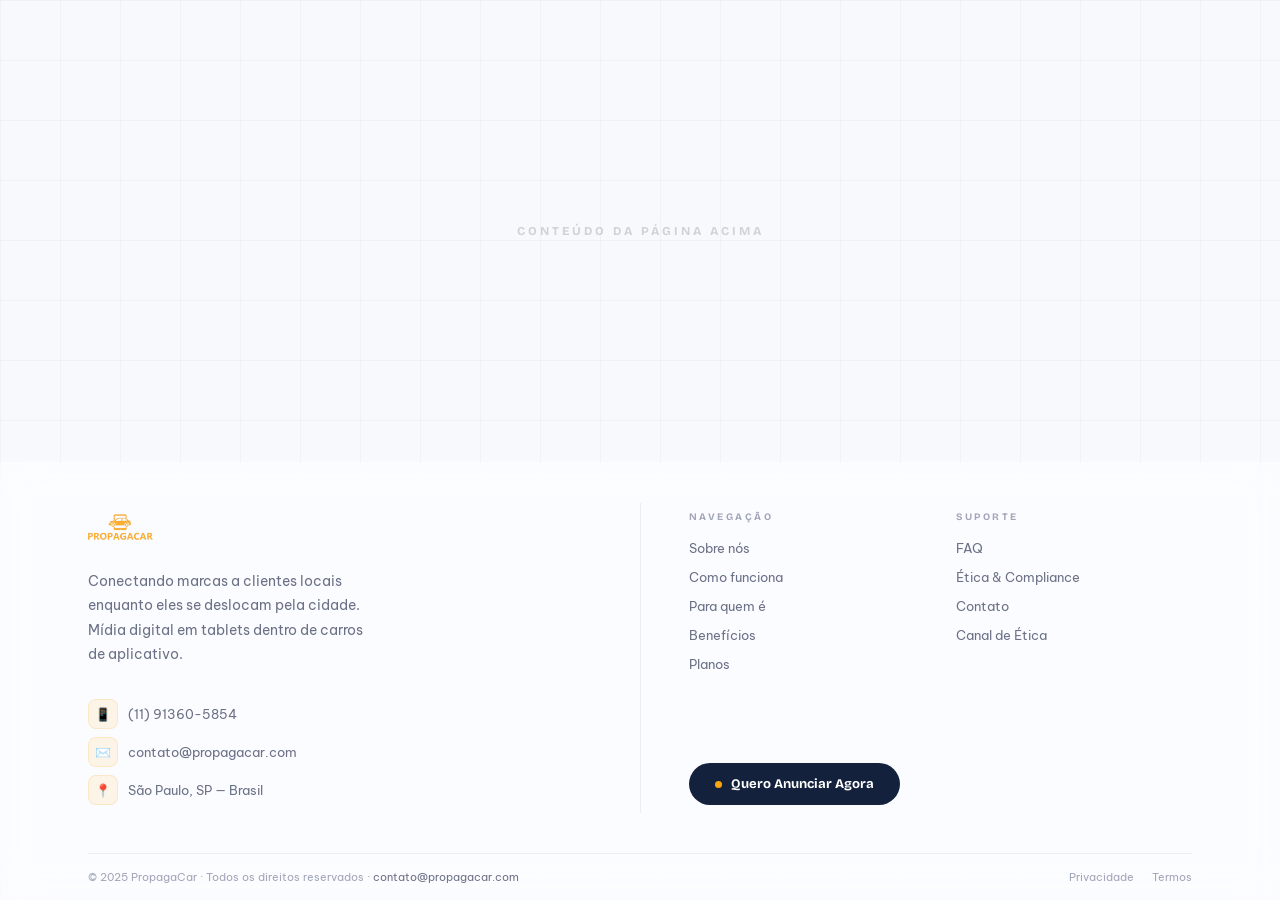
<file: teste de codigo/footer-concepts/footer-v3.html>
<!DOCTYPE html>
<html lang="pt-BR">
<head>
<meta charset="UTF-8">
<meta name="viewport" content="width=device-width, initial-scale=1.0">
<title>Footer V3 — Split logo + links</title>
<link rel="preconnect" href="https://fonts.googleapis.com">
<link href="https://fonts.googleapis.com/css2?family=Bricolage+Grotesque:wght@400;600;700;800&family=Be+Vietnam+Pro:wght@300;400;500;600&display=swap" rel="stylesheet">
<style>
*,*::before,*::after{margin:0;padding:0;box-sizing:border-box}
body{
  font-family:'Be Vietnam Pro',sans-serif;
  background:
    linear-gradient(rgba(20,33,61,.032) 1px,transparent 1px),
    linear-gradient(90deg,rgba(20,33,61,.032) 1px,transparent 1px),
    #F8F9FC;
  background-size:60px 60px,60px 60px,100% 100%;
  background-attachment:fixed;
  min-height:100vh;display:flex;flex-direction:column;justify-content:flex-end;
}
.page-hint{
  flex:1;display:flex;align-items:center;justify-content:center;
  color:rgba(20,33,61,.18);font-family:'Bricolage Grotesque',sans-serif;
  font-size:.75rem;font-weight:700;letter-spacing:3px;text-transform:uppercase;
}
a{text-decoration:none;color:inherit}

/* ── FOOTER V3: Split — esquerda marca, direita links ── */
footer{
  background:rgba(255,255,255,.55);
  backdrop-filter:blur(20px) saturate(1.8);
  -webkit-backdrop-filter:blur(20px) saturate(1.8);
  border-top:1px solid rgba(255,255,255,.08);
}
.container{max-width:1160px;margin:0 auto;padding:0 28px}

/* Linha laranja no topo */
footer::before{content:none}

/* Corpo principal */
.footer-main{
  display:grid;
  grid-template-columns:1fr 1px 1fr;
  gap:0;
  border-bottom:1px solid rgba(20,33,61,.07);
}

/* Divisor vertical */
.footer-divider{
  background:rgba(20,33,61,.07);
  margin:40px 0;
}

/* Lado esquerdo */
.footer-left{
  padding:48px 48px 48px 0;
  display:flex;flex-direction:column;justify-content:space-between;
}
.footer-logo{height:34px;width:auto;margin-bottom:20px;opacity:.88}
.footer-desc{
  font-size:.88rem;color:#6B7186;line-height:1.75;
  max-width:280px;margin-bottom:32px;flex:1;
}
.footer-contact-row{display:flex;flex-direction:column;gap:8px}
.footer-contact-item{
  display:flex;align-items:center;gap:10px;
  font-size:.82rem;color:#6B7186;transition:color .25s;
}
.footer-contact-item:hover{color:#14213D}
.contact-icon{
  width:30px;height:30px;border-radius:8px;
  background:rgba(252,164,14,.1);border:1px solid rgba(252,164,14,.15);
  display:flex;align-items:center;justify-content:center;font-size:.8rem;flex-shrink:0;
}

/* Lado direito */
.footer-right{
  padding:48px 0 48px 48px;
  display:flex;flex-direction:column;justify-content:space-between;
}
.footer-nav{
  display:grid;grid-template-columns:1fr 1fr;gap:32px;margin-bottom:36px;
}
.nav-group h5{
  font-family:'Bricolage Grotesque',sans-serif;
  font-size:.62rem;font-weight:700;letter-spacing:2.5px;
  text-transform:uppercase;color:#A0A5B8;margin-bottom:14px;
}
.nav-group ul{list-style:none;display:flex;flex-direction:column;gap:9px}
.nav-group ul li a{
  font-size:.83rem;color:#6B7186;transition:color .25s;
}
.nav-group ul li a:hover{color:#14213D}
.footer-wpp{
  display:inline-flex;align-items:center;gap:9px;align-self:flex-start;
  background:#14213D;color:#fff;
  padding:13px 26px;border-radius:50px;
  font-family:'Bricolage Grotesque',sans-serif;font-size:.82rem;font-weight:700;
  transition:all .3s;
}
.footer-wpp:hover{background:#1d2d50;transform:translateY(-2px);box-shadow:0 8px 24px rgba(20,33,61,.18)}
.footer-wpp .dot{
  width:7px;height:7px;border-radius:50%;background:#FCA40E;
  animation:wppPulse 2s ease-in-out infinite;
}
@keyframes wppPulse{
  0%,100%{box-shadow:0 0 0 0 rgba(252,164,14,.4)}
  50%{box-shadow:0 0 0 6px rgba(252,164,14,0)}
}

/* Bottom bar */
.footer-bottom{
  padding:16px 0;
  display:flex;justify-content:space-between;align-items:center;
  flex-wrap:wrap;gap:10px;
}
.footer-copy{font-size:.7rem;color:#A0A5B8}
.footer-copy a{color:#6B7186;transition:color .25s}
.footer-copy a:hover{color:#FCA40E}
.footer-links-bottom{display:flex;gap:18px}
.footer-links-bottom a{
  font-size:.68rem;color:#A0A5B8;transition:color .25s;
}
.footer-links-bottom a:hover{color:#6B7186}
</style>
</head>
<body>

<div class="page-hint">conteúdo da página acima</div>

<footer>
  <div class="container">

    <div class="footer-main">

      <!-- Esquerda -->
      <div class="footer-left">
        <div>
          <img src="../../assets/logoofc.png" alt="PropagaCar" class="footer-logo">
          <p class="footer-desc">Conectando marcas a clientes locais enquanto eles se deslocam pela cidade. Mídia digital em tablets dentro de carros de aplicativo.</p>
        </div>
        <div class="footer-contact-row">
          <a href="https://wa.me/5511913605854" class="footer-contact-item">
            <span class="contact-icon">📱</span>(11) 91360-5854
          </a>
          <a href="mailto:contato@propagacar.com" class="footer-contact-item">
            <span class="contact-icon">✉️</span>contato@propagacar.com
          </a>
          <span class="footer-contact-item">
            <span class="contact-icon">📍</span>São Paulo, SP — Brasil
          </span>
        </div>
      </div>

      <div class="footer-divider"></div>

      <!-- Direita -->
      <div class="footer-right">
        <div class="footer-nav">
          <div class="nav-group">
            <h5>Navegação</h5>
            <ul>
              <li><a href="#">Sobre nós</a></li>
              <li><a href="#">Como funciona</a></li>
              <li><a href="#">Para quem é</a></li>
              <li><a href="#">Benefícios</a></li>
              <li><a href="#">Planos</a></li>
            </ul>
          </div>
          <div class="nav-group">
            <h5>Suporte</h5>
            <ul>
              <li><a href="#">FAQ</a></li>
              <li><a href="#">Ética & Compliance</a></li>
              <li><a href="mailto:contato@propagacar.com">Contato</a></li>
              <li><a href="mailto:eticaedenuncia@propagacar.com">Canal de Ética</a></li>
            </ul>
          </div>
        </div>

        <a href="https://wa.me/5511913605854" class="footer-wpp" target="_blank">
          <span class="dot"></span>
          Quero Anunciar Agora
        </a>
      </div>

    </div>

    <div class="footer-bottom">
      <p class="footer-copy">© 2025 PropagaCar · Todos os direitos reservados · <a href="mailto:contato@propagacar.com">contato@propagacar.com</a></p>
      <div class="footer-links-bottom">
        <a href="#">Privacidade</a>
        <a href="#">Termos</a>
      </div>
    </div>

  </div>
</footer>

</body>
</html>
</file>
<file: css/style.css>
:root{
  --navy:#14213D;--navy-light:#1d2d50;--navy-dark:#0c1526;
  --orange:#FCA40E;--orange-dark:#e8930a;--orange-light:#fdb94a;
  --white:#FFFFFF;--off-white:#F8F9FC;--cream:#F0F1F6;
  --gray-100:#E8EAF0;--gray-200:#D0D3DC;--gray-300:#A0A5B8;--gray-400:#6B7186;--gray-500:#4A4F62;
  --text:#1a1e2e;--text2:#4A4F62;--text3:#6B7186;
  --card:rgba(255,255,255,.75);--card-border:rgba(20,33,61,.06);
  --shadow-sm:0 2px 8px rgba(20,33,61,.06);
  --shadow-md:0 8px 32px rgba(20,33,61,.08);
  --shadow-lg:0 20px 60px rgba(20,33,61,.1);
  --shadow-xl:0 32px 80px rgba(20,33,61,.12);
  --r:20px;--r-sm:12px;
  --font:'Bricolage Grotesque',sans-serif;
  --font2:'Be Vietnam Pro',sans-serif;
}
*,*::before,*::after{margin:0;padding:0;box-sizing:border-box}
html{scroll-behavior:smooth;overflow-x:hidden}
body{
  background:
    linear-gradient(rgba(20,33,61,.032) 1px,transparent 1px),
    linear-gradient(90deg,rgba(20,33,61,.032) 1px,transparent 1px),
    var(--off-white);
  background-size:60px 60px,60px 60px,100% 100%;
  background-attachment:fixed;
  color:var(--text);font-family:var(--font2);overflow-x:hidden;-webkit-font-smoothing:antialiased}
img{max-width:100%;display:block}a{text-decoration:none;color:inherit}
::-webkit-scrollbar{width:6px}::-webkit-scrollbar-track{background:var(--cream)}::-webkit-scrollbar-thumb{background:var(--gray-300);border-radius:4px}
:focus-visible{outline:3px solid var(--orange);outline-offset:3px;border-radius:4px}
@media(prefers-reduced-motion:reduce){*,*::before,*::after{animation-duration:.01ms!important;animation-iteration-count:1!important;transition-duration:.01ms!important}.reveal{opacity:1;transform:none}}

/* ══════════ LOADER ══════════ */
#loader{
  position:fixed;inset:0;z-index:99999;
  background:var(--off-white);
  display:flex;flex-direction:column;align-items:center;justify-content:center;
  transition:opacity .6s, visibility .6s;
}
#loader.hidden{opacity:0;visibility:hidden;pointer-events:none}
#loader .loader-logo{width:160px;margin-bottom:32px;animation:loaderPulse 1.5s ease-in-out infinite}
@keyframes loaderPulse{0%,100%{opacity:1;transform:scale(1)}50%{opacity:.6;transform:scale(.96)}}
.loader-bar-wrap{width:200px;height:4px;border-radius:4px;background:var(--gray-100);overflow:hidden}
.loader-bar{height:100%;border-radius:4px;background:linear-gradient(90deg,var(--orange),var(--orange-light));width:0;animation:loaderFill 1.8s ease forwards}
@keyframes loaderFill{0%{width:0}100%{width:100%}}
.loader-text{margin-top:16px;color:var(--gray-300);font-family:var(--font);font-size:.75rem;font-weight:600;letter-spacing:3px;text-transform:uppercase}

/* ══════════ NAV ══════════ */
nav{
  position:fixed;top:0;left:0;right:0;z-index:999;padding:14px 0;
  background:rgba(248,249,252,.15);backdrop-filter:blur(20px) saturate(1.8);
  border-bottom:1px solid rgba(255,255,255,.08);transition:all .4s cubic-bezier(.22,1,.36,1);
}
nav.scrolled{padding:8px 0;border-bottom-color:var(--gray-100);background:rgba(248,249,252,.88);box-shadow:var(--shadow-sm)}
nav .container{display:flex;align-items:center;justify-content:space-between}
.container{max-width:1160px;margin:0 auto;padding:0 28px;position:relative;z-index:2}
.nav-logo img{height:36px;width:auto}
.nav-links{display:flex;gap:24px;align-items:center}
.nav-links a{font-family:var(--font);font-size:.82rem;font-weight:600;color:var(--text3);transition:color .3s;letter-spacing:.2px}
.nav-links a:hover{color:var(--navy)}
.nav-links a::after{content:'';display:block;width:0;height:2px;background:var(--orange);border-radius:2px;transition:width .3s;margin-top:2px}
.nav-links a:hover::after{width:100%}

.btn{
  display:inline-flex;align-items:center;gap:8px;padding:11px 26px;border-radius:50px;
  font-family:var(--font);font-weight:700;font-size:.85rem;cursor:pointer;border:none;
  transition:all .35s cubic-bezier(.22,1,.36,1);white-space:nowrap;position:relative;overflow:hidden;
}
.btn:hover{transform:translateY(-2px)}
.btn-orange{background:var(--orange);color:var(--navy);box-shadow:0 4px 16px rgba(252,164,14,.25)}
.btn-orange:hover{box-shadow:0 8px 32px rgba(252,164,14,.35);background:var(--orange-dark)}
.btn-navy{background:var(--navy);color:#fff;box-shadow:0 4px 16px rgba(20,33,61,.2)}
.btn-navy:hover{box-shadow:0 8px 32px rgba(20,33,61,.3)}
.btn-outline{background:transparent;border:1.5px solid var(--gray-200);color:var(--navy)}
.btn-outline:hover{border-color:var(--navy);background:rgba(20,33,61,.03)}
.btn-glass{
  background:rgba(255,255,255,.35);
  backdrop-filter:blur(16px) saturate(1.8);
  -webkit-backdrop-filter:blur(16px) saturate(1.8);
  border:1.5px solid rgba(255,255,255,.55);
  color:var(--navy);
  box-shadow:0 2px 12px rgba(20,33,61,.07),inset 0 1px 0 rgba(255,255,255,.75);
}
.btn-glass:hover{
  background:rgba(255,255,255,.55);
  border-color:rgba(255,255,255,.8);
  box-shadow:0 8px 28px rgba(20,33,61,.1),inset 0 1px 0 rgba(255,255,255,.9);
}
.btn-lg{padding:15px 34px;font-size:.92rem}
.hamburger{display:none;background:none;border:none;color:var(--navy);cursor:pointer}
.hamburger svg{width:26px;height:26px}

/* ══════════ HERO ══════════ */
.hero{
  min-height:100vh;display:flex;align-items:center;overflow:hidden;
  padding:130px 0 80px;position:relative;
  background:transparent;
}
.hero .container{display:grid;grid-template-columns:1.05fr 1fr;gap:48px;align-items:center}
.hero-text{z-index:3}
.hero-badge{
  display:inline-flex;align-items:center;gap:8px;padding:7px 16px;
  border-radius:50px;font-size:.72rem;font-weight:700;font-family:var(--font);
  background:rgba(252,164,14,.1);border:1px solid rgba(252,164,14,.2);
  color:var(--orange-dark);text-transform:uppercase;letter-spacing:1px;margin-bottom:24px;
}
.badge-dot{width:7px;height:7px;border-radius:50%;background:var(--orange);animation:pulse 2s infinite}
@keyframes pulse{0%,100%{opacity:1;box-shadow:0 0 0 0 rgba(252,164,14,.4)}50%{opacity:.5;box-shadow:0 0 0 8px rgba(252,164,14,0)}}
.hero h1{
  font-family:var(--font);font-size:clamp(2.4rem,5vw,3.8rem);
  font-weight:800;line-height:1.0;letter-spacing:-1.5px;margin-bottom:20px;color:var(--navy);
}
.hero h1 .highlight{color:var(--orange);position:relative;display:inline-block}
.hero h1 .highlight::after{
  content:'';position:absolute;bottom:2px;left:0;height:4px;border-radius:3px;
  background:var(--orange);opacity:.3;width:0;animation:drawLine .8s ease .6s forwards;
}
@keyframes drawLine{to{width:100%}}
.hero-desc{font-size:1.05rem;color:var(--text2);line-height:1.75;margin-bottom:36px;max-width:480px}
.hero-actions{display:flex;gap:12px;flex-wrap:wrap}

/* ── TABLET VISUAL ── */
.hero-visual{position:relative;z-index:3;display:flex;justify-content:center;align-items:center;perspective:1000px}
.tablet-wrap{position:relative;width:100%;max-width:440px}
.tablet-body{
  width:100%;aspect-ratio:4/3;
  background:linear-gradient(145deg,#1a2a48,#14213D);
  border-radius:22px;border:2.5px solid rgba(255,255,255,.08);
  box-shadow:var(--shadow-xl),0 0 0 1px rgba(20,33,61,.1);
  transform:rotateY(-6deg) rotateX(3deg);
  will-change:transform;
  display:flex;align-items:center;justify-content:center;
  position:relative;overflow:hidden;
}
.tablet-shine{
  position:absolute;inset:0;border-radius:19px;
  opacity:0;pointer-events:none;z-index:10;
  transition:opacity .5s ease;
}
.tablet-screen{
  width:90%;height:82%;border-radius:14px;overflow:hidden;
  background:linear-gradient(160deg,#14213D 0%,#1d3461 40%,#1565c0 100%);
  position:relative;display:flex;flex-direction:column;align-items:center;justify-content:center;gap:10px;color:#fff;
}
.tablet-screen::before{content:'';position:absolute;inset:0;background:linear-gradient(180deg,transparent 50%,rgba(0,0,0,.35))}
.tablet-screen::after{content:'';position:absolute;width:100%;height:2px;background:linear-gradient(90deg,transparent,rgba(252,164,14,.25),transparent);animation:scanLine 4s linear infinite;top:0}
@keyframes scanLine{0%{top:-2px}100%{top:100%}}
.ts-badge{font-size:.55rem;font-weight:700;text-transform:uppercase;letter-spacing:2.5px;padding:4px 14px;border-radius:50px;background:rgba(255,255,255,.08);border:1px solid rgba(255,255,255,.12);backdrop-filter:blur(4px);z-index:1}
.ts-brand{font-family:var(--font);font-size:1.7rem;font-weight:800;z-index:1;text-shadow:0 2px 12px rgba(0,0,0,.3);letter-spacing:-.5px}
.ts-cta{padding:8px 22px;border-radius:50px;font-size:.65rem;font-weight:700;background:var(--orange);color:var(--navy);z-index:1;text-transform:uppercase;letter-spacing:1px;box-shadow:0 4px 12px rgba(252,164,14,.3)}
/* floating cards */
.fl{position:absolute;padding:12px 18px;border-radius:14px;background:rgba(255,255,255,.92);backdrop-filter:blur(16px);border:1px solid var(--gray-100);box-shadow:var(--shadow-md);font-family:var(--font);z-index:5}
.fl-1{bottom:8%;left:-12%;animation:floatA 5s ease-in-out infinite}
.fl-2{top:3%;right:-8%;animation:floatA 6s ease-in-out infinite 1.5s}
@keyframes floatA{0%,100%{transform:translateY(0)}50%{transform:translateY(-12px)}}
.fl-1 .fl-val{font-size:1.4rem;font-weight:800;color:var(--orange)}
.fl-1 .fl-lbl{font-size:.65rem;color:var(--text3);margin-top:1px;font-weight:500}
.fl-2{display:flex;align-items:center;gap:10px}
.fl-2 .fl-icon{width:34px;height:34px;border-radius:10px;background:rgba(252,164,14,.1);display:flex;align-items:center;justify-content:center;font-size:.95rem}
.fl-2 .fl-t{font-size:.78rem;font-weight:700;color:var(--navy)}
.fl-2 .fl-s{font-size:.65rem;color:var(--text3)}

/* ══════════ REVEAL ══════════ */
.reveal{opacity:0;transform:translateY(44px);transition:opacity .8s cubic-bezier(.22,1,.36,1),transform .8s cubic-bezier(.22,1,.36,1)}
.reveal.vis{opacity:1;transform:translateY(0)}
.reveal.d1{transition-delay:.08s}.reveal.d2{transition-delay:.16s}.reveal.d3{transition-delay:.24s}.reveal.d4{transition-delay:.32s}.reveal.d5{transition-delay:.4s}

/* ══════════ SECTIONS ══════════ */
section{padding:110px 0;position:relative;z-index:2}
.section-label{
  display:inline-flex;align-items:center;gap:8px;font-family:var(--font);font-size:.7rem;font-weight:700;
  text-transform:uppercase;letter-spacing:3px;color:var(--orange-dark);margin-bottom:14px;
}
.section-label::before{content:'';width:28px;height:2.5px;background:var(--orange);border-radius:2px}
.section-title{font-family:var(--font);font-size:clamp(1.9rem,3.8vw,2.9rem);font-weight:800;letter-spacing:-1.2px;line-height:1.12;margin-bottom:16px;color:var(--navy)}
.section-desc{font-size:1rem;color:var(--text2);line-height:1.72;max-width:520px}
.section-header{margin-bottom:64px}
.section-header.center{text-align:center}
.section-header.center .section-desc{margin:0 auto}

/* ══════════ SOBRE ══════════ */
.sobre{background:transparent;overflow:hidden}
.sobre-grid{display:grid;grid-template-columns:1fr 1fr;gap:72px;align-items:center}
.sobre-visual{position:relative}
.sobre-frame{
  border-radius:var(--r);overflow:hidden;
  background:rgba(248,249,252,.03);
  backdrop-filter:blur(20px) saturate(1.8);
  -webkit-backdrop-filter:blur(20px) saturate(1.8);
  border:1px solid rgba(255,255,255,.08);
  box-shadow:0 16px 48px rgba(20,33,61,.08);
  padding:40px;display:flex;flex-direction:column;align-items:center;gap:20px;
  position:relative;
}
.sobre-logo{width:180px;opacity:.85}
.sobre-origin{
  background:linear-gradient(135deg,var(--navy),var(--navy-light));
  border-radius:16px;padding:28px;color:rgba(255,255,255,.85);font-size:.85rem;line-height:1.7;
  position:relative;
}
.sobre-origin strong{color:var(--orange-light)}
.sobre-origin::before{content:'"';position:absolute;top:8px;left:16px;font-size:3rem;font-family:Georgia,serif;color:var(--orange);opacity:.3;line-height:1}
.sobre-mission{display:flex;flex-direction:column;gap:20px;margin-top:36px}
.sm-item{display:flex;gap:16px;align-items:flex-start;padding:18px 20px;border-radius:16px;border:1px solid var(--gray-100);background:var(--white);transition:all .35s}
.sm-item:hover{border-color:rgba(252,164,14,.2);box-shadow:var(--shadow-sm);transform:translateX(6px)}
.sm-icon{width:42px;height:42px;min-width:42px;border-radius:12px;background:rgba(252,164,14,.08);border:1px solid rgba(252,164,14,.12);display:flex;align-items:center;justify-content:center;font-size:1.1rem}
.sm-text h4{font-family:var(--font);font-size:.92rem;font-weight:700;margin-bottom:3px;color:var(--navy)}
.sm-text p{font-size:.83rem;color:var(--text3);line-height:1.6}

/* ══════════ COMO FUNCIONA ══════════ */
.como{background:var(--navy);overflow:hidden}
.como-tabs{display:flex;gap:8px;margin-bottom:40px;justify-content:center;flex-wrap:wrap}
.como-tab{
  padding:10px 24px;border-radius:50px;font-family:var(--font);font-size:.82rem;font-weight:700;
  cursor:pointer;border:1.5px solid var(--gray-200);color:var(--text3);
  background:var(--white);transition:all .3s;
}
.como-tab.active{background:var(--navy);color:#fff;border-color:var(--navy);box-shadow:0 4px 16px rgba(20,33,61,.15)}
.como-tab:hover:not(.active){border-color:var(--navy);color:var(--navy)}
.como-content{display:none;animation:fadeUp .5s ease}
.como-content.active{display:block}
@keyframes fadeUp{from{opacity:0;transform:translateY(20px)}to{opacity:1;transform:translateY(0)}}
.como-steps{display:grid;grid-template-columns:repeat(4,1fr);gap:16px;counter-reset:step}
.como-step{
  padding:28px 22px;border-radius:var(--r);
  background:#25314B;
  border:1px solid rgba(255,255,255,.08);
  box-shadow:0 2px 8px rgba(0,0,0,.1);
  transition:all .4s;position:relative;
  counter-increment:step;
}
.como-step::before{
  content:counter(step);font-family:var(--font);font-size:2.2rem;font-weight:800;
  color:rgba(252,164,14,.22);position:absolute;top:16px;right:18px;line-height:1;
}
.como-step:hover{background:rgba(255,255,255,.11);border-color:rgba(252,164,14,.3);box-shadow:inset 0 1px 0 rgba(255,255,255,.2),0 8px 32px rgba(0,0,0,.2);transform:translateY(-4px)}
.como-step h4{font-family:var(--font);font-size:.88rem;font-weight:700;margin-bottom:6px;color:#fff}
.como-step p{font-size:.8rem;color:rgba(255,255,255,.55);line-height:1.6}
/* ── Como: overrides para fundo escuro ── */
.como .section-title{color:#fff}
.como .section-header{margin-bottom:24px}
.como .tab-hint{color:rgba(255,255,255,.35)}
.como .como-tab{background:rgba(255,255,255,.07);border-color:rgba(255,255,255,.12);color:rgba(255,255,255,.6)}
.como .como-tab.active{background:var(--orange);border-color:var(--orange);color:var(--navy);box-shadow:0 4px 20px rgba(252,164,14,.28)}
.como .como-tab:hover:not(.active){background:rgba(255,255,255,.11);border-color:rgba(255,255,255,.22);color:rgba(255,255,255,.9)}
.como .reveal{opacity:1}
.como .como-content{animation-name:comoSlideUp}
@keyframes comoSlideUp{from{transform:translateY(16px)}to{transform:translateY(0)}}

/* ══════════ PARA QUEM ══════════ */
.paraquem{background:transparent;overflow:hidden}
.pq-grid{display:grid;grid-template-columns:repeat(3,1fr);gap:24px}
.pq-card{
  padding:36px 28px;border-radius:var(--r);
  background:rgba(248,249,252,.15);
  backdrop-filter:blur(20px) saturate(1.8);
  -webkit-backdrop-filter:blur(20px) saturate(1.8);
  border:1px solid rgba(255,255,255,.08);
  box-shadow:var(--shadow-sm);
  transition:all .4s;position:relative;overflow:hidden;
  text-align:center;
}
.pq-card:hover{border-color:rgba(252,164,14,.25);box-shadow:var(--shadow-md);transform:translateY(-6px)}
.pq-card::after{content:'';position:absolute;bottom:0;left:0;right:0;height:4px;background:var(--orange);transform:scaleX(0);transition:transform .4s;transform-origin:left}
.pq-card:hover::after{transform:scaleX(1)}
.pq-emoji{font-size:2.8rem;margin-bottom:16px;display:block}
.pq-card h3{font-family:var(--font);font-size:1.05rem;font-weight:700;margin-bottom:8px;color:var(--navy)}
.pq-card p{font-size:.86rem;color:var(--text3);line-height:1.6}

/* ══════════ BENEFICIOS ══════════ */
.beneficios{background:var(--navy);color:#fff;overflow:hidden;position:relative}
.beneficios::before{content:'';position:absolute;top:0;right:0;width:500px;height:500px;background:radial-gradient(circle,rgba(252,164,14,.06),transparent 70%);pointer-events:none}
.ben-grid{display:grid;grid-template-columns:repeat(3,1fr);gap:24px}
.ben-card{
  padding:36px 28px;border-radius:var(--r);
  background:rgba(255,255,255,.04);border:1px solid rgba(255,255,255,.06);
  transition:all .4s;position:relative;overflow:hidden;
}
.ben-card:hover{background:rgba(255,255,255,.07);border-color:rgba(252,164,14,.2);transform:translateY(-6px)}
.ben-icon{
  width:50px;height:50px;border-radius:14px;margin-bottom:18px;
  display:flex;align-items:center;justify-content:center;font-size:1.3rem;
  background:rgba(252,164,14,.1);border:1px solid rgba(252,164,14,.15);
}
.ben-card h3{font-family:var(--font);font-size:1rem;font-weight:700;margin-bottom:8px}
.ben-card p{font-size:.86rem;color:rgba(255,255,255,.55);line-height:1.65}
.beneficios .section-label{color:var(--orange-light)}
.beneficios .section-label::before{background:var(--orange)}
.beneficios .section-title{color:#fff}
.beneficios .section-desc{color:rgba(255,255,255,.55)}

/* ══════════ PLANOS ══════════ */
.planos{background:transparent;overflow:hidden}
.planos-grid{display:grid;grid-template-columns:repeat(2,1fr);gap:28px;max-width:820px;margin:0 auto}
.plano{
  padding:44px 36px;border-radius:var(--r);
  background:rgba(248,249,252,.15);
  backdrop-filter:blur(20px) saturate(1.8);
  -webkit-backdrop-filter:blur(20px) saturate(1.8);
  border:1px solid rgba(255,255,255,.08);
  box-shadow:var(--shadow-sm);
  display:flex;flex-direction:column;
  transition:all .5s;position:relative;
}
.plano.featured{border-color:var(--orange);box-shadow:0 0 0 1px var(--orange),0 24px 64px rgba(20,33,61,.1),inset 0 1px 0 rgba(255,255,255,.9)}
.plano:hover{transform:translateY(-6px);box-shadow:var(--shadow-lg)}
.plano-tag{position:absolute;top:-13px;left:50%;transform:translateX(-50%);padding:6px 20px;border-radius:50px;background:var(--orange);color:var(--navy);font-family:var(--font);font-size:.68rem;font-weight:700;letter-spacing:1px;text-transform:uppercase}
.plano-name{font-family:var(--font);font-size:1.4rem;font-weight:800;margin-bottom:16px;color:var(--navy)}
.plano-desc{font-size:.88rem;color:var(--text3);line-height:1.65;margin-bottom:28px}
.plano-feats{flex:1;display:flex;flex-direction:column;gap:14px;margin-bottom:32px}
.pf{display:flex;align-items:flex-start;gap:10px;font-size:.88rem;color:var(--text2)}
.pf .ck{width:22px;height:22px;min-width:22px;border-radius:7px;background:rgba(252,164,14,.08);border:1px solid rgba(252,164,14,.15);display:flex;align-items:center;justify-content:center;font-size:.6rem;color:var(--orange-dark);margin-top:1px}
.plano .btn{width:100%;justify-content:center}

/* ══════════ FAQ ══════════ */
.faq{overflow:hidden}
.faq-section{
  display:grid;
  grid-template-columns:1fr 1.6fr;
}
.faq-left{
  background:#FCA40E;
  display:flex;
  position:relative;overflow:hidden;
}
.faq-left-inner{
  width:100%;
  padding:80px 52px 80px max(28px,calc((100vw - 1160px) / 2 + 28px));
  display:flex;flex-direction:column;justify-content:space-between;
  position:relative;z-index:1;
}
.faq-left::before{
  content:'?';
  position:absolute;bottom:-32px;right:-20px;
  font-family:var(--font);font-size:18rem;font-weight:800;
  color:rgba(20,33,61,.07);line-height:1;
  pointer-events:none;user-select:none;
}
.faq-left-label{
  font-family:var(--font);font-size:.65rem;font-weight:700;letter-spacing:3px;
  text-transform:uppercase;color:rgba(20,33,61,.5);margin-bottom:16px;
}
.faq-left h2{
  font-family:var(--font);font-size:clamp(2rem,3.5vw,3rem);font-weight:800;
  color:#14213D;letter-spacing:-1.5px;line-height:1.05;
  margin-bottom:20px;
}
.faq-left p{
  font-size:.9rem;color:rgba(20,33,61,.65);
  line-height:1.7;max-width:280px;
}
.faq-left-cta{
  display:inline-flex;align-items:center;gap:9px;align-self:flex-start;
  background:#14213D;color:#fff;
  padding:13px 24px;border-radius:50px;
  font-family:var(--font);font-size:.8rem;font-weight:700;
  text-decoration:none;transition:all .3s;
  margin-top:40px;
}
.faq-left-cta:hover{background:#1d2d50;transform:translateY(-2px);box-shadow:0 8px 24px rgba(20,33,61,.25)}
.faq-wpp-dot{
  width:7px;height:7px;border-radius:50%;
  background:#FCA40E;flex-shrink:0;
  animation:pulse 2s ease-in-out infinite;
}
.faq-right{
  background:#fff;
  display:flex;
}
.faq-right-inner{
  width:100%;
  padding:72px max(28px,calc((100vw - 1160px) / 2 + 28px)) 72px 52px;
  display:flex;flex-direction:column;
}
.faq-right-header{
  font-family:var(--font);font-size:.65rem;font-weight:700;letter-spacing:3px;
  text-transform:uppercase;color:#A0A5B8;
  margin-bottom:28px;padding-bottom:20px;
  border-bottom:1px solid #E8EAF0;
}
.faq-item{border-bottom:1px solid #E8EAF0;transition:all .3s}
.faq-item:last-child{border-bottom:none}
.faq-q{
  display:flex;justify-content:space-between;align-items:center;gap:16px;
  padding:20px 0;cursor:pointer;
  font-family:var(--font);font-size:.9rem;font-weight:600;color:#14213D;
  transition:color .25s;user-select:none;
}
.faq-q:hover{color:#FCA40E}
.faq-icon{
  width:30px;height:30px;min-width:30px;border-radius:8px;
  background:#F8F9FC;border:1px solid #E8EAF0;
  display:flex;align-items:center;justify-content:center;
  font-size:.7rem;color:#A0A5B8;
  transition:all .3s;flex-shrink:0;
}
.faq-item.open .faq-q{color:#FCA40E}
.faq-item.open .faq-icon{
  background:#FCA40E;border-color:#FCA40E;
  color:#14213D;transform:rotate(45deg);
}
.faq-a{max-height:0;overflow:hidden;transition:max-height .4s ease}
.faq-a-inner{padding:0 0 20px;font-size:.85rem;color:#6B7186;line-height:1.75}
.faq-a-inner strong{color:#14213D}

/* ══════════ ETICA ══════════ */
.etica{background:transparent}
.etica-grid{display:grid;grid-template-columns:repeat(2,1fr);gap:24px;max-width:740px;margin:0 auto}
.etica-card{
  padding:36px 28px;border-radius:var(--r);
  background:rgba(248,249,252,.15);
  backdrop-filter:blur(20px) saturate(1.8);
  -webkit-backdrop-filter:blur(20px) saturate(1.8);
  border:1px solid rgba(255,255,255,.08);
  box-shadow:var(--shadow-sm);
  transition:all .4s;text-align:center;
}
.etica-card:hover{border-color:rgba(20,33,61,.12);box-shadow:var(--shadow-md);transform:translateY(-4px)}
.etica-icon{font-size:2rem;margin-bottom:14px;display:block}
.etica-card h3{font-family:var(--font);font-size:1rem;font-weight:700;margin-bottom:8px;color:var(--navy)}
.etica-card p{font-size:.84rem;color:var(--text3);line-height:1.6;margin-bottom:20px}
.etica-card .btn{font-size:.8rem;padding:9px 20px}

/* ══════════ MODAL ══════════ */
.modal-overlay{
  position:fixed;inset:0;z-index:10000;background:rgba(10,15,26,.6);backdrop-filter:blur(8px);
  display:flex;align-items:center;justify-content:center;padding:24px;
  opacity:0;visibility:hidden;pointer-events:none;
  transition:opacity .3s,visibility .3s;
}
.modal-overlay.show{opacity:1;visibility:visible;pointer-events:auto}
.modal-box{
  background:var(--white);border-radius:20px;max-width:720px;width:100%;
  max-height:85vh;overflow:hidden;display:flex;flex-direction:column;
  box-shadow:0 32px 100px rgba(20,33,61,.2);animation:modalIn .35s ease;
}
@keyframes modalIn{from{opacity:0;transform:translateY(24px) scale(.97)}to{opacity:1;transform:translateY(0) scale(1)}}
.modal-header{
  padding:24px 28px 20px;border-bottom:1px solid var(--gray-100);
  display:flex;justify-content:space-between;align-items:center;flex-shrink:0;
}
.modal-header h2{font-family:var(--font);font-size:1.15rem;font-weight:800;color:var(--navy);display:flex;align-items:center;gap:10px}
.modal-close{
  width:36px;height:36px;border-radius:10px;border:none;
  background:var(--cream);cursor:pointer;display:flex;align-items:center;justify-content:center;
  font-size:1.1rem;color:var(--text3);transition:all .25s;
}
.modal-close:hover{background:var(--gray-100);color:var(--navy)}
.modal-body{
  padding:28px;overflow-y:auto;flex:1;
  font-size:.86rem;color:var(--text2);line-height:1.8;
}
.modal-body h3{font-family:var(--font);font-size:1rem;font-weight:700;color:var(--navy);margin:24px 0 10px}
.modal-body h3:first-child{margin-top:0}
.modal-body h4{font-family:var(--font);font-size:.92rem;font-weight:700;color:var(--navy);margin:18px 0 8px}
.modal-body p{margin-bottom:10px}
.modal-body ul{margin:8px 0 14px 20px}
.modal-body ul li{margin-bottom:5px}
.modal-body strong{color:var(--navy)}
.modal-body a{color:var(--orange-dark);text-decoration:underline}
.modal-footer{
  padding:16px 28px;border-top:1px solid var(--gray-100);
  display:flex;gap:10px;justify-content:flex-end;flex-shrink:0;
}
.modal-footer .btn{font-size:.8rem;padding:9px 20px}

/* ══════════ TAB HINT ══════════ */
.tab-hint{
  text-align:center;margin-bottom:16px;font-size:.68rem;color:var(--gray-300);
  font-family:var(--font);letter-spacing:.8px;text-transform:uppercase;
  display:flex;align-items:center;justify-content:center;gap:6px;
}
.tab-hint-arrow{opacity:.5;animation:hintBounce 1.6s ease-in-out infinite}
@keyframes hintBounce{0%,100%{transform:translateY(0)}50%{transform:translateY(4px)}}

/* ══════════ CTA ══════════ */
.cta-section{padding:80px 0 120px}
.cta-box{
  position:relative;padding:72px 48px;border-radius:24px;text-align:center;
  background:var(--navy);overflow:hidden;
}
.cta-box::before{content:'';position:absolute;top:-50%;right:-20%;width:500px;height:500px;background:radial-gradient(circle,rgba(252,164,14,.1),transparent 70%);pointer-events:none}
.cta-box::after{content:'';position:absolute;bottom:-40%;left:-15%;width:400px;height:400px;background:radial-gradient(circle,rgba(252,164,14,.06),transparent 70%);pointer-events:none}
.cta-box h2{font-family:var(--font);font-size:clamp(1.7rem,3.2vw,2.5rem);font-weight:800;letter-spacing:-1px;margin-bottom:16px;color:#fff;position:relative;z-index:1}
.cta-box h2 .highlight{color:var(--orange)}
.cta-box p{font-size:1rem;color:rgba(255,255,255,.55);margin-bottom:36px;max-width:460px;margin-left:auto;margin-right:auto;line-height:1.7;position:relative;z-index:1}
.cta-actions{display:flex;gap:12px;justify-content:center;flex-wrap:wrap;position:relative;z-index:1}

/* ══════════ FOOTER ══════════ */
footer{
  background:rgba(248,249,252,.15);
  backdrop-filter:blur(20px) saturate(1.8);
  -webkit-backdrop-filter:blur(20px) saturate(1.8);
  border-top:1px solid rgba(255,255,255,.08);
  position:relative;z-index:2;
}
.footer-main{
  display:grid;grid-template-columns:1fr 1px 1fr;
  border-bottom:1px solid rgba(20,33,61,.07);
}
.footer-divider{background:rgba(20,33,61,.07);margin:40px 0}
.footer-left{
  padding:48px 48px 48px 0;
  display:flex;flex-direction:column;justify-content:space-between;gap:28px;
}
.footer-logo img{height:32px;width:auto;margin-bottom:12px;opacity:.88}
.footer-desc{font-size:.85rem;color:var(--text3);line-height:1.75;max-width:280px}
.footer-contact-row{display:flex;flex-direction:column;gap:10px}
.footer-contact-item{
  display:flex;align-items:center;gap:10px;
  font-size:.82rem;color:var(--text3);transition:color .25s;text-decoration:none;
}
.footer-contact-item:hover{color:var(--navy)}
.contact-icon{
  width:30px;height:30px;border-radius:8px;flex-shrink:0;
  background:rgba(252,164,14,.08);border:1px solid rgba(252,164,14,.13);
  display:flex;align-items:center;justify-content:center;font-size:.78rem;
}
.footer-right{
  padding:48px 0 48px 48px;
  display:flex;flex-direction:column;justify-content:space-between;gap:28px;
}
.footer-nav{display:grid;grid-template-columns:1fr 1fr;gap:32px}
.nav-group h5{
  font-family:var(--font);font-size:.62rem;font-weight:700;
  letter-spacing:2.5px;text-transform:uppercase;
  color:var(--gray-300);margin-bottom:14px;
}
.nav-group ul{list-style:none;display:flex;flex-direction:column;gap:9px}
.nav-group ul li a{font-size:.83rem;color:var(--text3);transition:color .25s;text-decoration:none}
.nav-group ul li a:hover{color:var(--navy)}
.footer-wpp{
  display:inline-flex;align-items:center;gap:9px;align-self:flex-start;
  background:var(--navy);color:#fff;
  padding:12px 24px;border-radius:50px;
  font-family:var(--font);font-size:.82rem;font-weight:700;
  transition:all .3s;text-decoration:none;
}
.footer-wpp:hover{background:var(--navy-light);transform:translateY(-2px);box-shadow:0 8px 24px rgba(20,33,61,.18)}
.footer-wpp-dot{
  width:7px;height:7px;border-radius:50%;background:var(--orange);flex-shrink:0;
  animation:pulse 2s infinite;
}
.footer-bottom{
  padding:18px 0;
  display:flex;justify-content:space-between;align-items:center;
  flex-wrap:wrap;gap:10px;
}
.footer-copy{font-size:.7rem;color:var(--gray-300)}
.footer-copy a{color:var(--text3);transition:color .25s}
.footer-copy a:hover{color:var(--orange-dark)}
.footer-links-bottom{display:flex;gap:18px}
.footer-links-bottom a{font-size:.68rem;color:var(--gray-300);transition:color .25s;text-decoration:none}
.footer-links-bottom a:hover{color:var(--text3)}

/* ══════════ RESULTADO BANNER ══════════ */
.resultado{background:linear-gradient(135deg,var(--orange),var(--orange-dark));padding:60px 0;text-align:center;overflow:hidden}
.resultado h2{font-family:var(--font);font-size:clamp(1.5rem,3vw,2.2rem);font-weight:800;color:var(--navy);margin-bottom:10px}
.resultado p{font-size:1rem;color:rgba(20,33,61,.65);max-width:540px;margin:0 auto}

/* ══════════ ROTA AO VIVO ══════════ */
.rota{background:transparent;overflow:hidden}
.rota-card{
  max-width:860px;margin:0 auto;
  background:#0d1825;border-radius:24px;overflow:hidden;
  box-shadow:0 40px 80px rgba(13,24,37,.16),0 0 0 1px rgba(20,33,61,.07);
}
.rota-topbar{
  display:flex;align-items:center;justify-content:space-between;
  padding:16px 24px;border-bottom:1px solid rgba(255,255,255,.06);
}
.rota-brand{
  display:flex;align-items:center;gap:10px;
  font-family:var(--font);font-size:.82rem;font-weight:700;color:rgba(255,255,255,.6);
}
.rota-brand-dot{
  width:8px;height:8px;border-radius:50%;background:var(--orange);
  animation:livePulse 2s ease-in-out infinite;
}
@keyframes livePulse{
  0%,100%{box-shadow:0 0 0 0 rgba(252,164,14,.45)}
  50%{box-shadow:0 0 0 7px rgba(252,164,14,0)}
}
.rota-live{
  font-family:var(--font);font-size:.62rem;font-weight:700;
  letter-spacing:2px;text-transform:uppercase;color:var(--orange);
  background:rgba(252,164,14,.1);border:1px solid rgba(252,164,14,.2);
  padding:4px 12px;border-radius:50px;
}
.rota-svg-wrap{position:relative;width:100%}
#rt-map{width:100%;height:auto;display:block}
#rt-adCard{
  position:absolute;
  background:rgba(255,255,255,.94);backdrop-filter:blur(12px);
  border-radius:14px;padding:9px 16px;
  display:flex;align-items:center;gap:10px;
  box-shadow:0 8px 32px rgba(0,0,0,.26),0 0 0 1px rgba(255,255,255,.2);
  pointer-events:none;white-space:nowrap;z-index:10;
  opacity:0;transform:translateY(6px);
  transition:opacity .35s ease,transform .35s ease;
}
#rt-adCard.visible{opacity:1;transform:translateY(0)}
#rt-adCard::after{
  content:'';position:absolute;bottom:-6px;left:22px;
  width:12px;height:12px;background:rgba(255,255,255,.94);
  transform:rotate(45deg);border-radius:2px;
  box-shadow:3px 3px 5px rgba(0,0,0,.08);
}
.rt-ad-icon{
  width:34px;height:34px;border-radius:9px;
  background:var(--orange);color:var(--navy);
  display:flex;align-items:center;justify-content:center;
  font-size:1rem;flex-shrink:0;
}
.rt-ad-name{font-family:var(--font);font-size:.76rem;font-weight:700;color:var(--navy);margin-bottom:1px}
.rt-ad-tag{font-size:.65rem;font-weight:600;color:var(--orange-dark)}
.rota-replay{
  position:absolute;bottom:12px;right:16px;
  padding:7px 16px;
  background:rgba(255,255,255,.07);border:1px solid rgba(255,255,255,.12);
  border-radius:50px;color:rgba(255,255,255,.5);
  font-family:var(--font);font-size:.68rem;font-weight:700;letter-spacing:.5px;
  cursor:pointer;backdrop-filter:blur(8px);transition:all .3s;
}
.rota-replay:hover{background:rgba(255,255,255,.13);color:#fff}
.rt-pzone{opacity:0;transition:opacity .5s;transform-origin:center;animation:rt-zonePulse 2.4s ease-in-out infinite}
.rt-pzone-glow{opacity:0;transition:opacity .5s}
@keyframes rt-zonePulse{0%,100%{transform:scale(1);opacity:.6}50%{transform:scale(1.9);opacity:.15}}

/* ══════════ TABLET (≤1024px) ══════════ */
@media(max-width:1024px){
  .hero .container{grid-template-columns:1fr;text-align:center}
  .hero-desc{margin:0 auto 36px}
  .hero-actions{justify-content:center}
  .hero-visual{margin-top:32px}
  .sobre-grid{grid-template-columns:1fr;gap:48px}
  .sobre-visual{order:-1}
  .planos-grid,.etica-grid{grid-template-columns:1fr;max-width:440px;margin:0 auto}
  .ben-grid{grid-template-columns:repeat(2,1fr)}
  .como-steps{grid-template-columns:repeat(2,1fr)}
  .pq-grid{grid-template-columns:1fr}
}

/* ══════════ MOBILE (≤768px) ══════════ */
/* ══════════ NAV MOBILE / MENU LATERAL (≤870px) ══════════ */
@media(max-width:870px){
  .hamburger{
    display:block;
    position:fixed;top:13px;right:20px;
    z-index:9999;
    color:var(--navy);
  }
  .hamburger.menu-open{color:#fff}

  .nav-links{
    display:flex;
    position:fixed;top:0;right:0;
    width:78%;max-width:320px;height:100vh;
    z-index:1000;
    background:rgba(14,22,42,.96);
    backdrop-filter:blur(24px) saturate(1.4);
    -webkit-backdrop-filter:blur(24px) saturate(1.4);
    flex-direction:column;align-items:center;justify-content:center;
    gap:0;
    transform:translateX(100%);
    transition:transform .45s cubic-bezier(.22,1,.36,1);
    box-shadow:-20px 0 50px rgba(0,0,0,.25);
    border-left:1px solid rgba(255,255,255,.06);
  }
  .nav-links.open{transform:translateX(0)}

  .nav-links a{
    font-size:1.05rem;font-weight:600;color:rgba(255,255,255,.65);
    padding:14px 0;width:75%;text-align:center;
    border-bottom:1px solid rgba(255,255,255,.06);
    transition:color .25s;
  }
  .nav-links a:last-child{border-bottom:none}
  .nav-links a:hover{color:#fff}
  .nav-links a::after{background:var(--orange)}
  .nav-links .btn-orange{
    margin-top:20px;border-bottom:none;color:var(--navy)!important;
    background:var(--orange);padding:13px 36px;border-radius:50px;width:auto;
  }

  /* hamburger → X */
  .hamburger svg line{transition:transform .3s ease,opacity .3s ease;transform-box:fill-box;transform-origin:center}
  .hamburger.menu-open svg line:first-child{transform:translateY(6.5px) rotate(45deg)}
  .hamburger.menu-open svg line:nth-child(2){opacity:0}
  .hamburger.menu-open svg line:last-child{transform:translateY(-6.5px) rotate(-45deg)}
}

@media(max-width:768px){

  /* — Base — */
  .container{padding:0 20px}
  section{padding:64px 0}
  .section-header{margin-bottom:36px}

  /* — Hero — */
  .hero{padding:96px 0 88px}
  .hero .container{gap:32px}
  .hero-badge{font-size:.62rem;padding:6px 14px}
  .hero h1{font-size:2.6rem;line-height:1.1;letter-spacing:-.8px;margin-bottom:16px}
  .hero h1 .highlight{white-space:nowrap}
  .hero-desc{font-size:.82rem;margin-bottom:24px;line-height:1.6}
  .hero-actions{flex-direction:column;align-items:center;gap:10px}
  .hero-actions .btn{width:100%;max-width:300px;justify-content:center}
  .hero-visual{margin-top:0;perspective:none}
  .tablet-wrap{max-width:300px;margin:0 auto}
  .tablet-body{
    border-radius:16px;
    transform:none;
    box-shadow:0 18px 40px rgba(20,33,61,.18),0 0 0 1px rgba(20,33,61,.08);
  }
  .ts-brand{font-size:1.1rem}
  .ts-badge{font-size:.48rem;letter-spacing:1.5px;padding:3px 10px}
  .ts-cta{font-size:.55rem;padding:6px 14px}
  .fl{display:none}

  /* — Sobre — */
  .sobre-grid{gap:72px}
  .sobre-frame{padding:24px}
  .sobre-logo{width:110px}
  .sobre-origin{font-size:.8rem;padding:28px 20px;line-height:1.4}
  .sm-item{padding:14px 16px}
  .sm-item:hover{transform:none}

  /* — Como funciona — */
  .como{padding:80px 0;margin-top:48px}
  .como-tabs{gap:8px;justify-content:center;flex-wrap:wrap;overflow-x:visible;padding-bottom:0}
  .como-tab{font-size:.78rem;padding:10px 18px;flex-shrink:0}
  .tab-hint{display:flex;color:rgba(255,255,255,.35)}
  .como-steps{grid-template-columns:1fr;gap:10px}
  .como-step{padding:20px 18px}
  .como-step::before{font-size:1.8rem;top:12px;right:14px}

  /* — Para quem — */
  .pq-grid{grid-template-columns:1fr;gap:14px}
  .pq-card{padding:24px 22px;text-align:left;display:flex;flex-direction:column;align-items:flex-start;gap:10px}
  .pq-card::after{display:none}
  .pq-emoji{font-size:1.8rem;margin-bottom:0}

  /* — Benefícios — */
  .ben-grid{grid-template-columns:1fr;gap:12px}
  .ben-card{padding:24px 20px;display:flex;flex-direction:column;align-items:flex-start;gap:0}
  .ben-icon{margin-bottom:10px}
  .ben-card h3{margin-bottom:4px}

  /* — Planos — */
  .planos-grid{max-width:100%;gap:16px}
  .plano{padding:32px 22px}

  /* — FAQ — */
  .faq-section{grid-template-columns:1fr}
  .faq-left-inner{padding:56px 28px 48px}
  .faq-left::before{font-size:10rem}
  .faq-right-inner{padding:48px 28px}
  .faq-q{font-size:.85rem}
  .faq-a-inner{font-size:.82rem}

  /* — Ética — */
  .etica-grid{max-width:100%;gap:14px}
  .etica-card{padding:28px 22px}

  /* — Modal — */
  .modal-overlay{padding:12px;align-items:flex-end}
  .modal-box{border-radius:20px 20px 12px 12px;max-height:90vh}
  .modal-header{padding:18px 20px 14px}
  .modal-body{padding:20px;font-size:.83rem}
  .modal-footer{padding:12px 20px}

  /* — CTA — */
  .cta-box{padding:48px 20px}
  .cta-box h2{letter-spacing:-.4px}
  .cta-actions{flex-direction:column;align-items:center;gap:10px}
  .cta-actions .btn{width:100%;max-width:300px;justify-content:center}

  /* — Rota — */
  .rota-topbar{padding:10px 14px;flex-wrap:wrap;gap:6px}
  .rota-brand{font-size:.68rem;gap:7px}
  .rota-live{font-size:.55rem;padding:3px 9px}
  #rt-adCard{padding:7px 12px;gap:8px}
  .rt-ad-icon{width:28px;height:28px;font-size:.85rem}
  .rt-ad-name{font-size:.7rem}
  .rt-ad-tag{font-size:.6rem}

  /* — Footer — */
  .footer-main{grid-template-columns:1fr;gap:0}
  .footer-divider{height:1px;width:100%;margin:0}
  .footer-left{padding:40px 0 32px}
  .footer-right{padding:32px 0 40px}
  .footer-desc{max-width:100%}
  .footer-wpp{align-self:stretch;justify-content:center}
  .footer-bottom{flex-direction:column;align-items:flex-start;gap:8px}
  .footer-copy{font-size:.68rem;line-height:1.7}
}

/* ══════════ SMALL MOBILE (≤430px) ══════════ */
@media(max-width:430px){
  .container{padding:0 16px}
  .hero{padding:84px 0 76px}
  .hero-badge{display:none}
  .hero h1{font-size:2.05rem;letter-spacing:-.6px}
  .hero h1 .highlight{white-space:normal}
  .tablet-wrap{max-width:240px}
  .section-title{font-size:clamp(1.5rem,6.5vw,2rem)}
  .resultado{padding:40px 0}
  .resultado h2{font-size:1.3rem}
  .plano-name{font-size:1.2rem}
}
</file>
